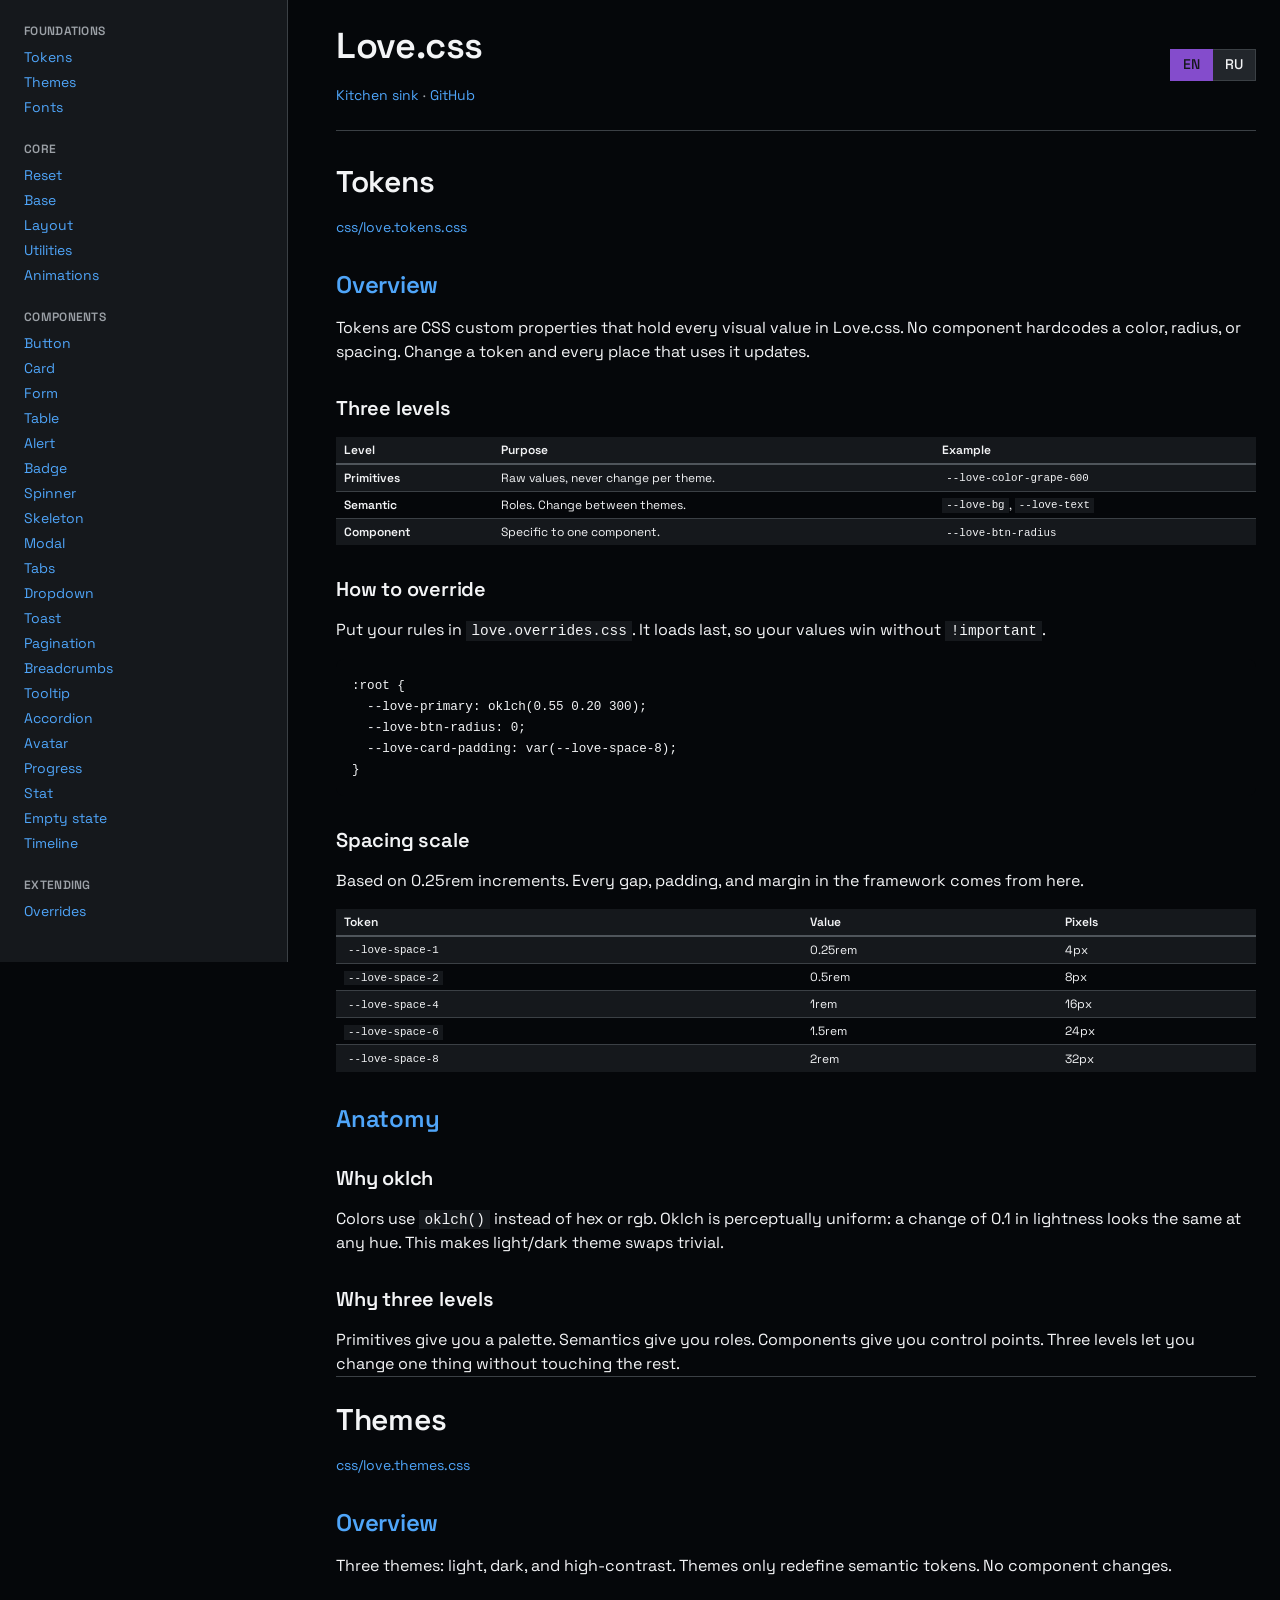
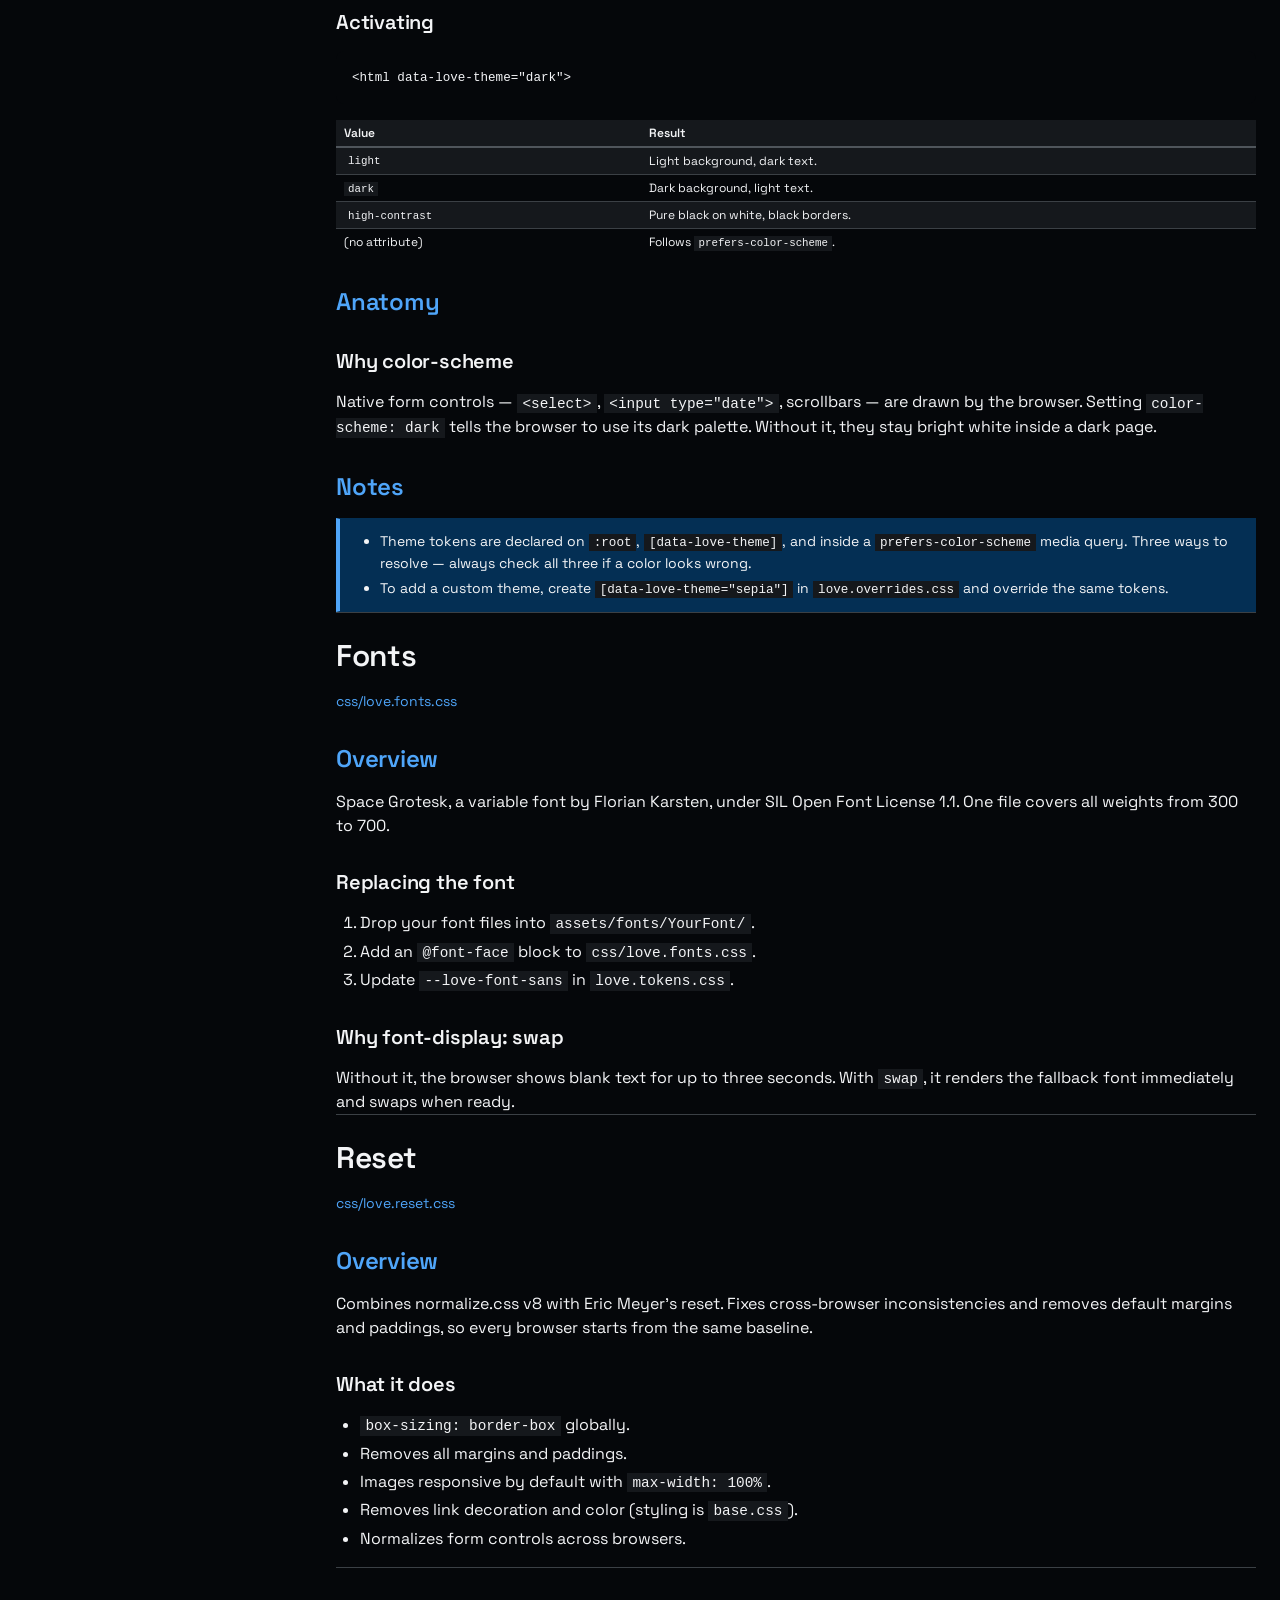
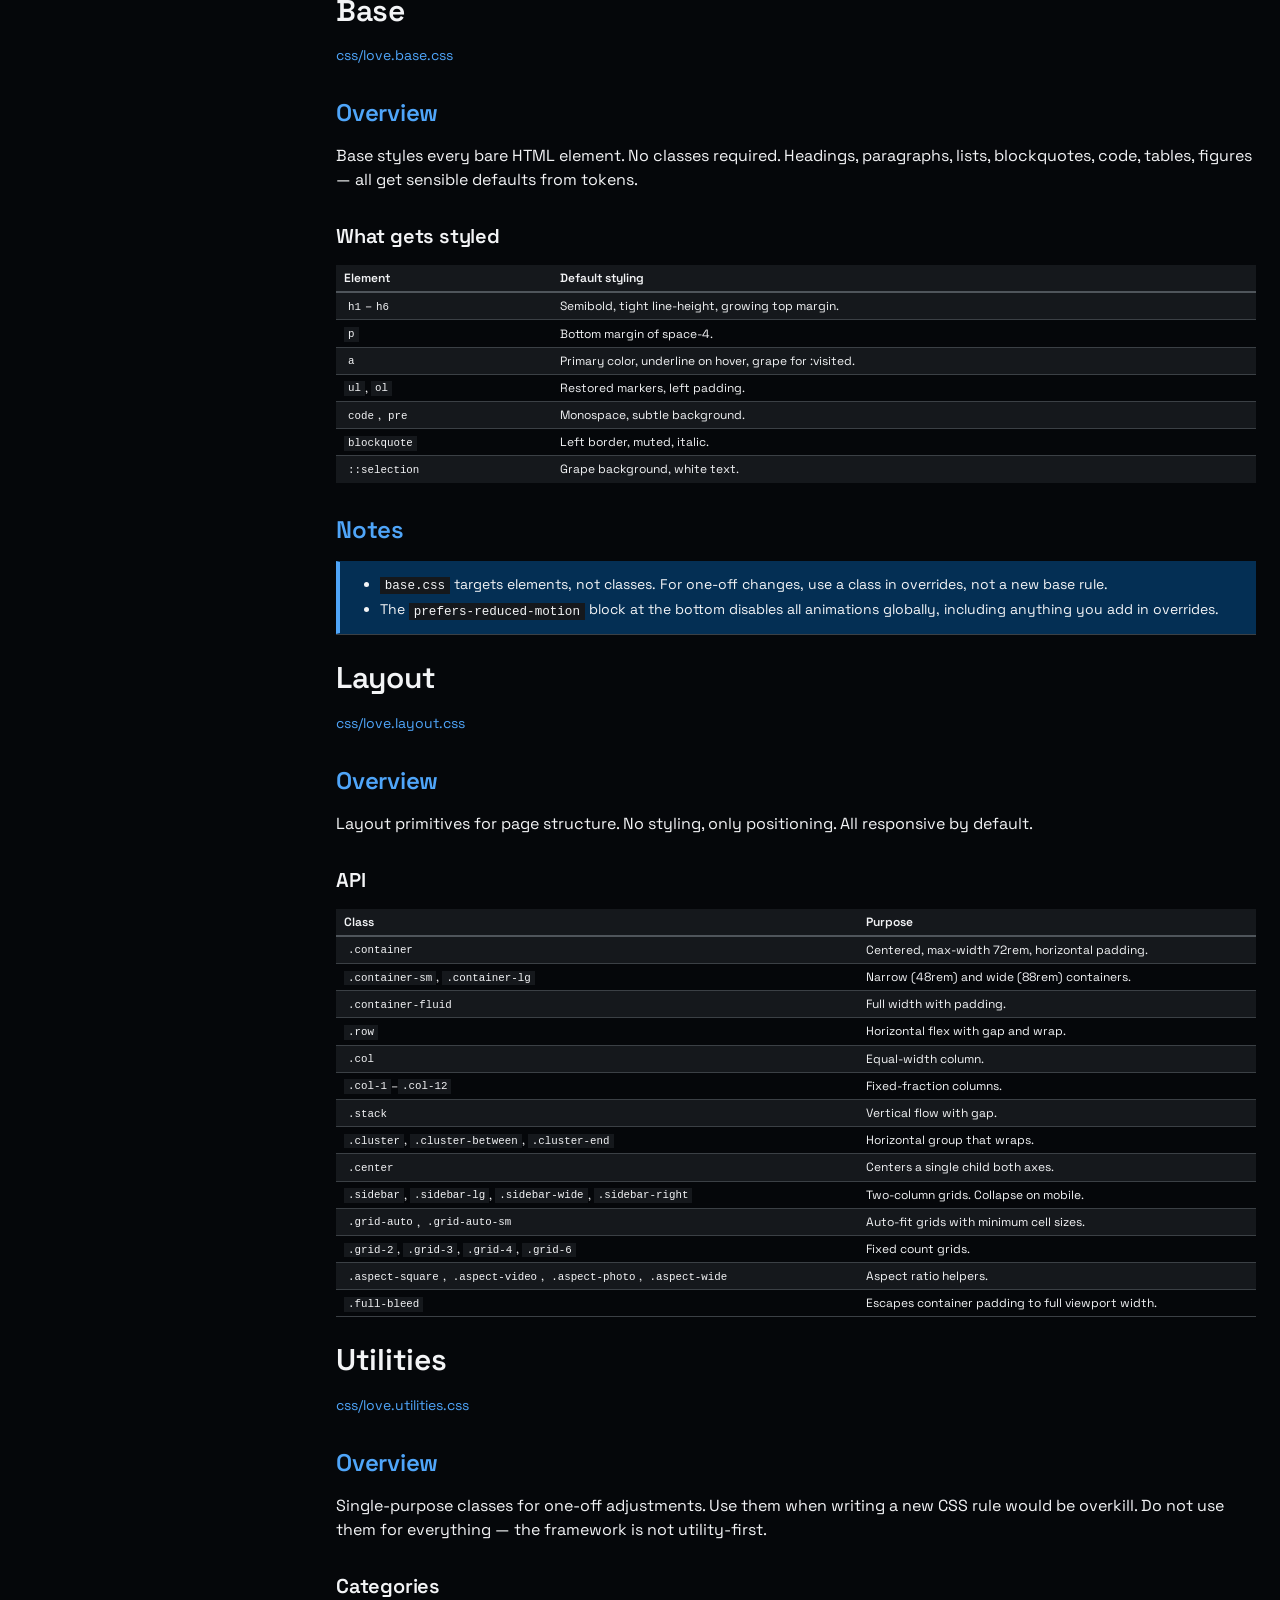
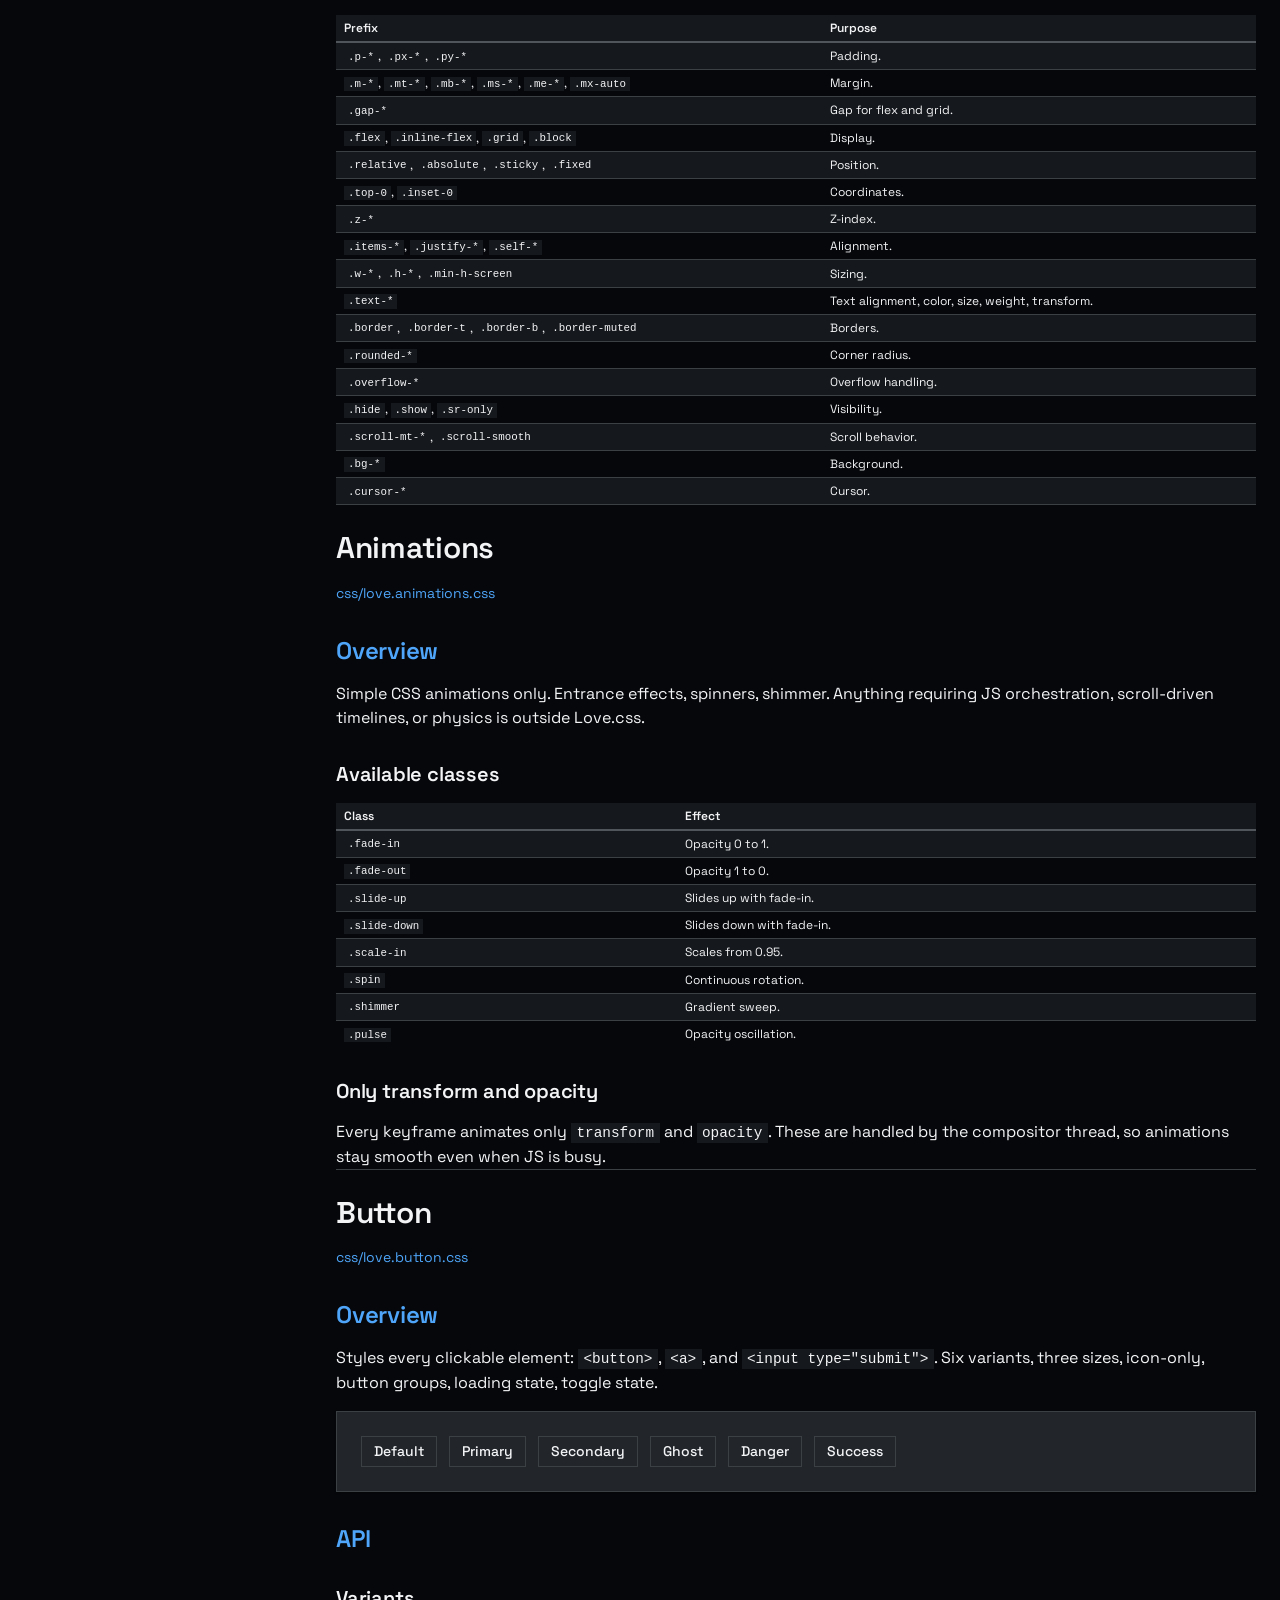
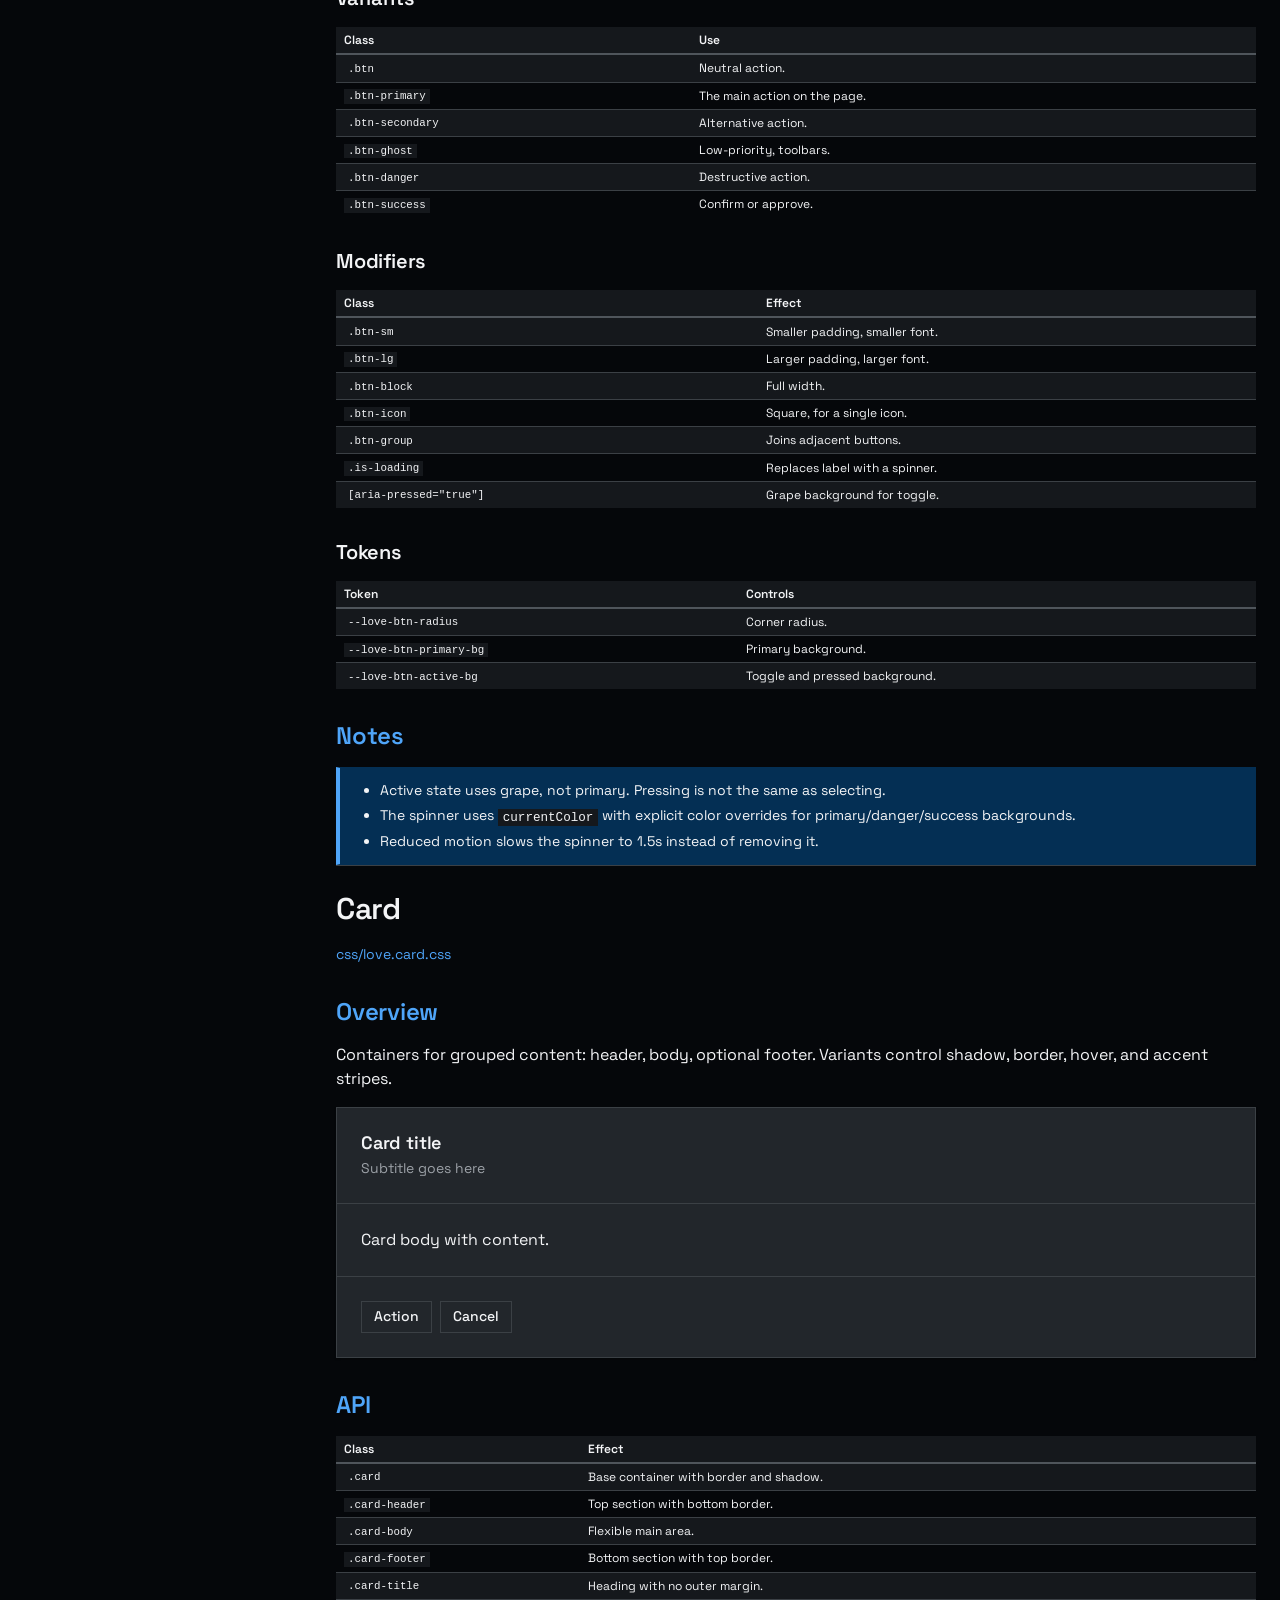
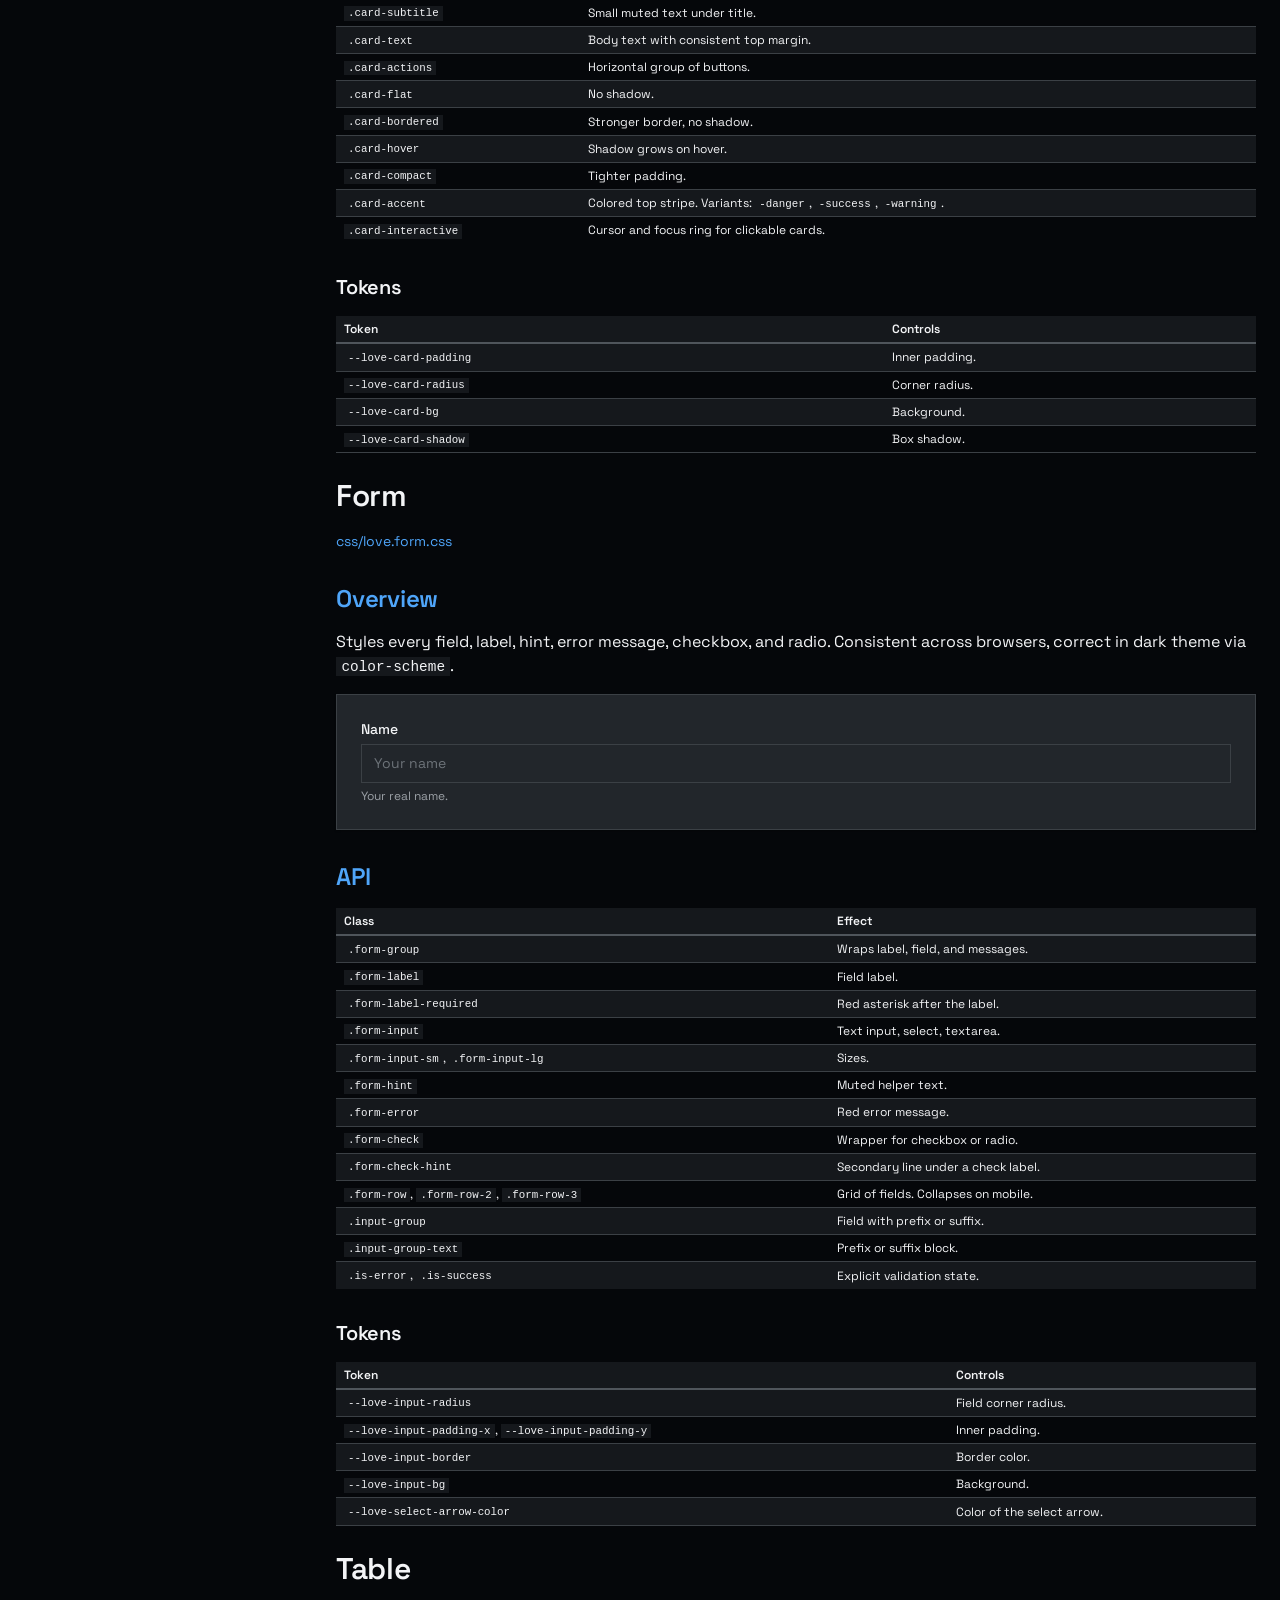
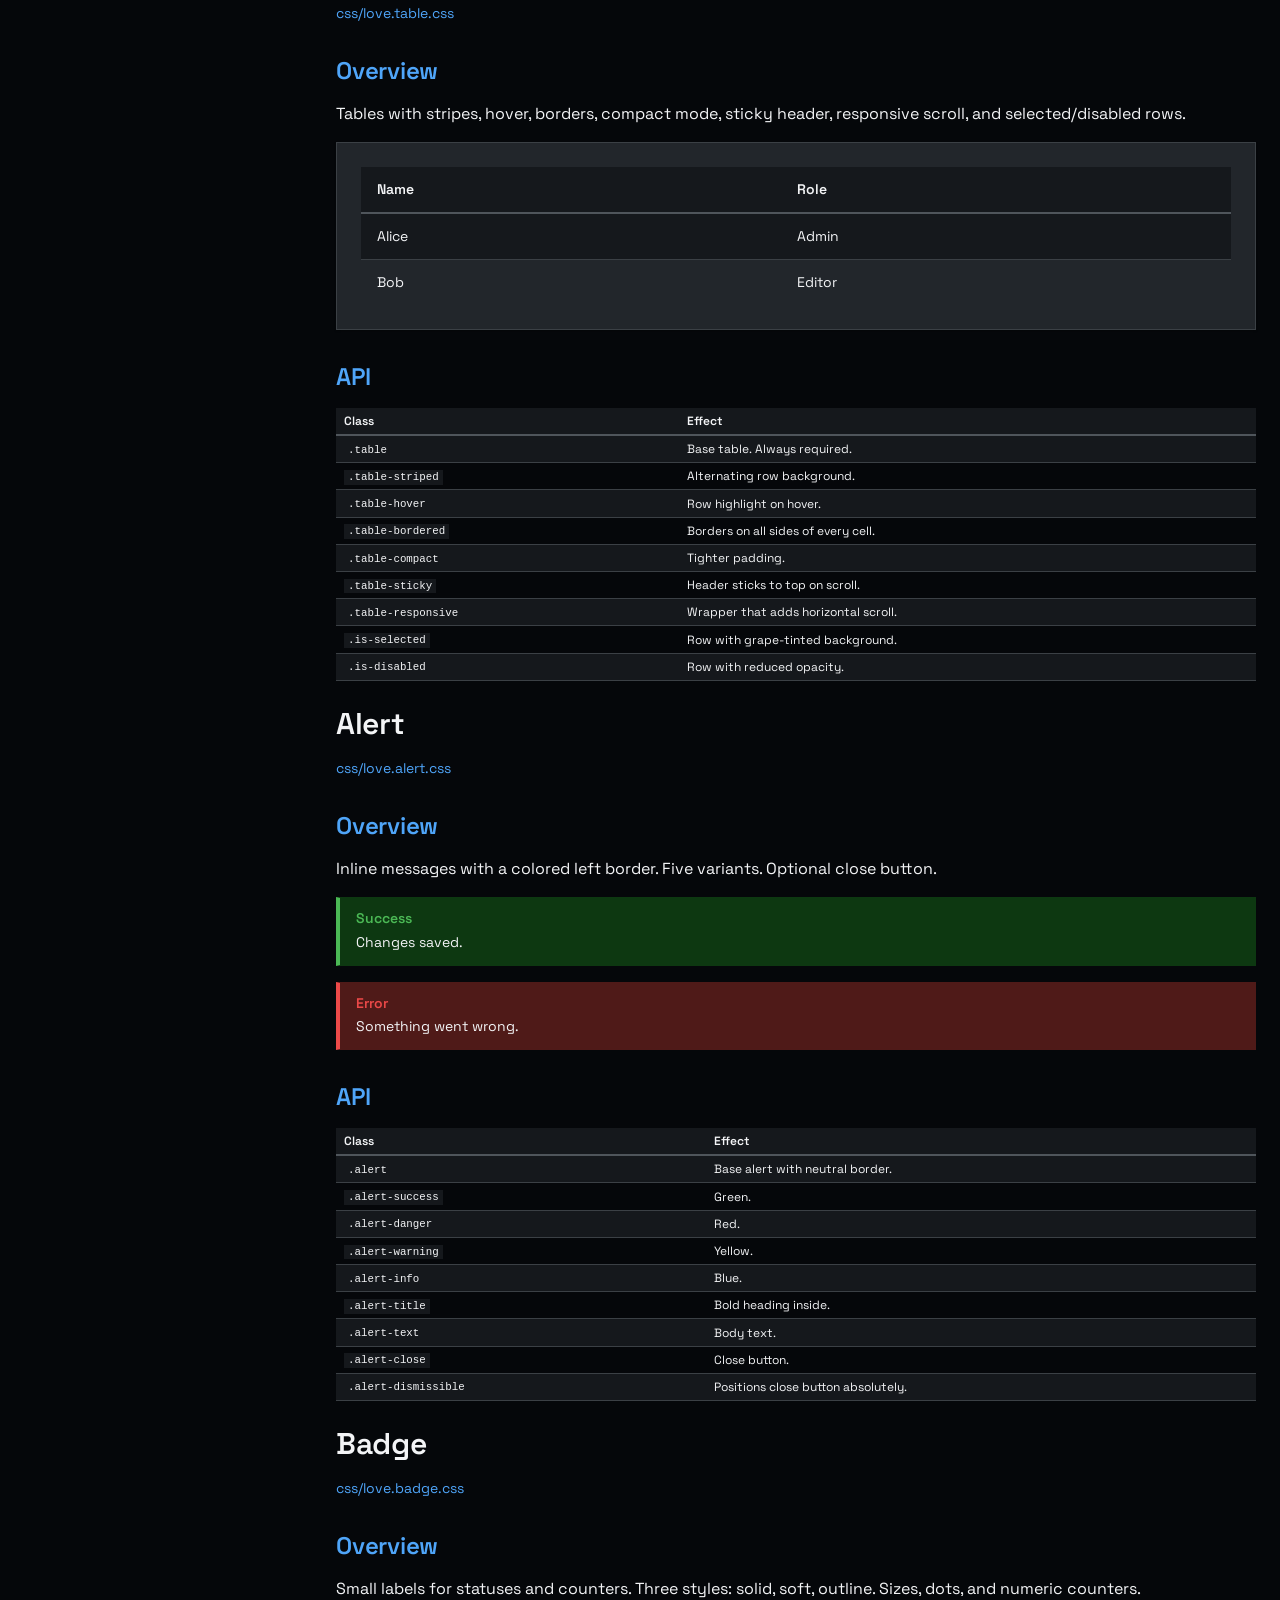
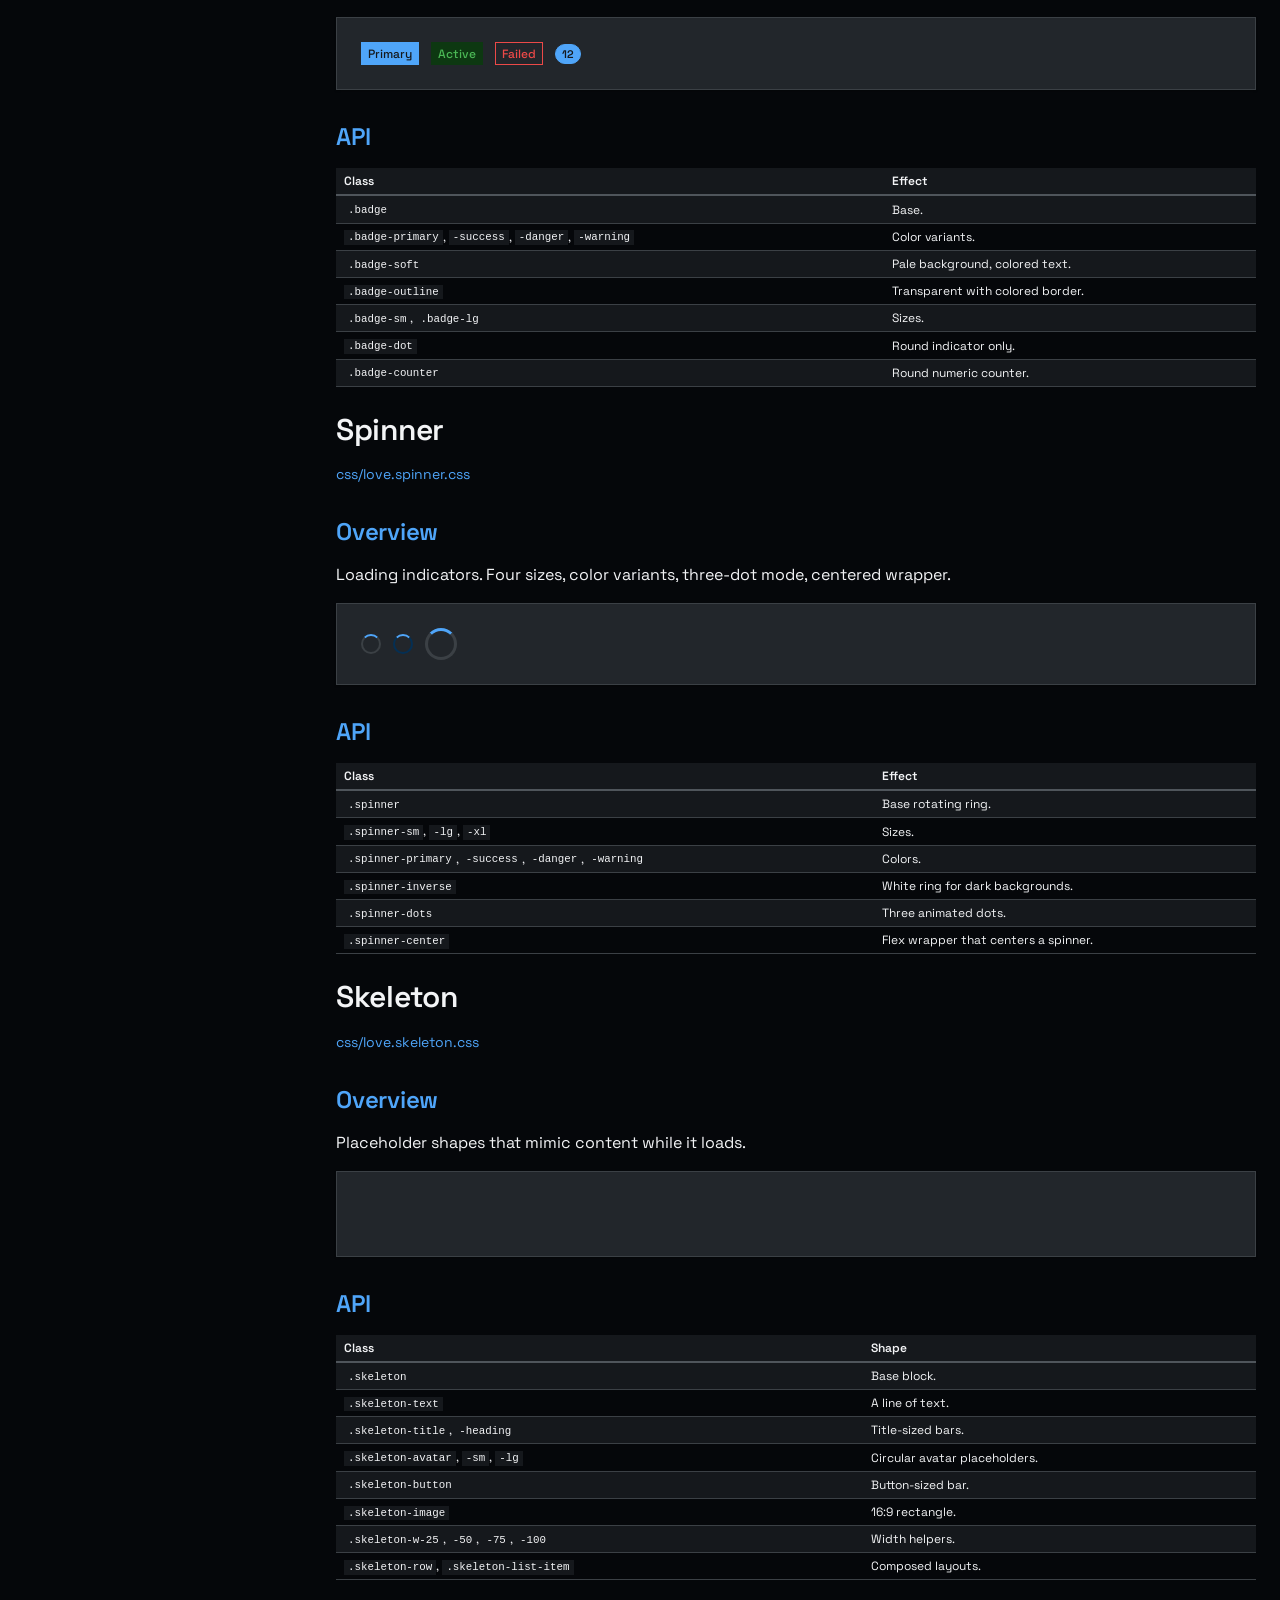
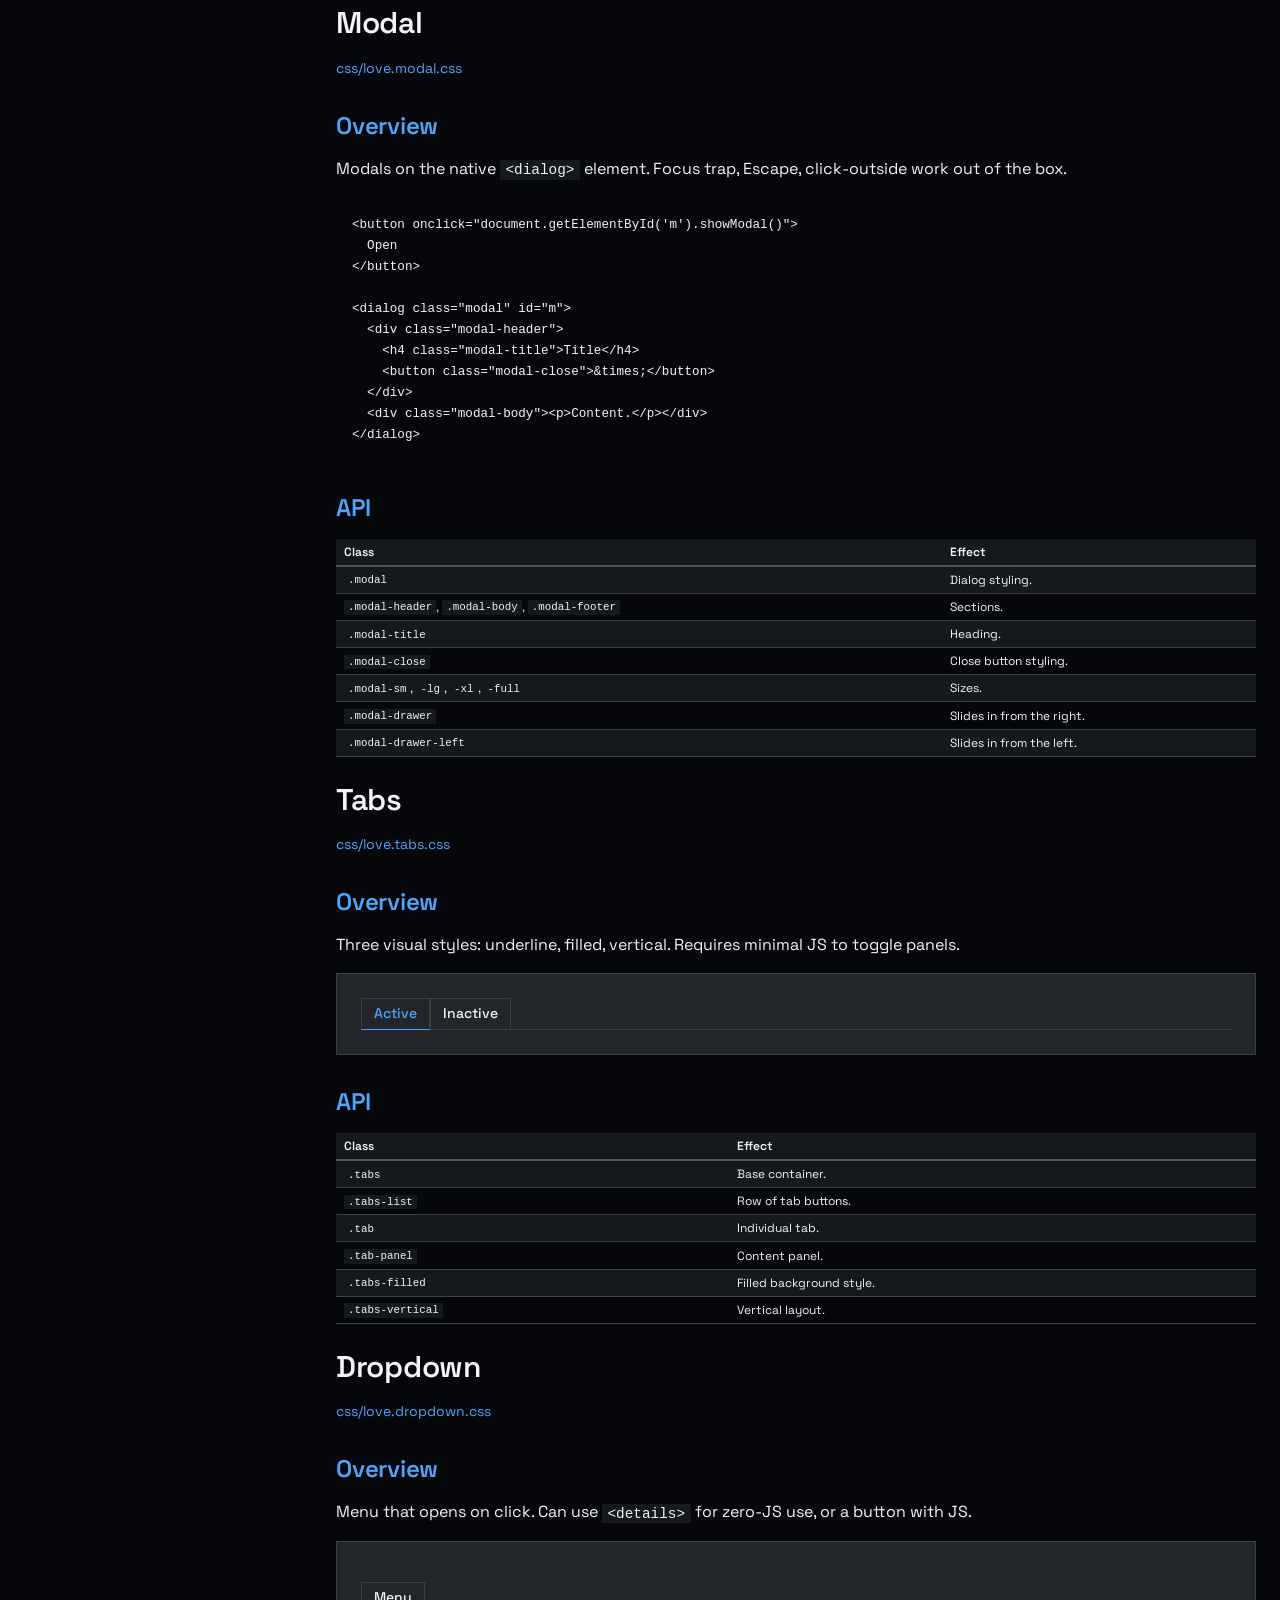
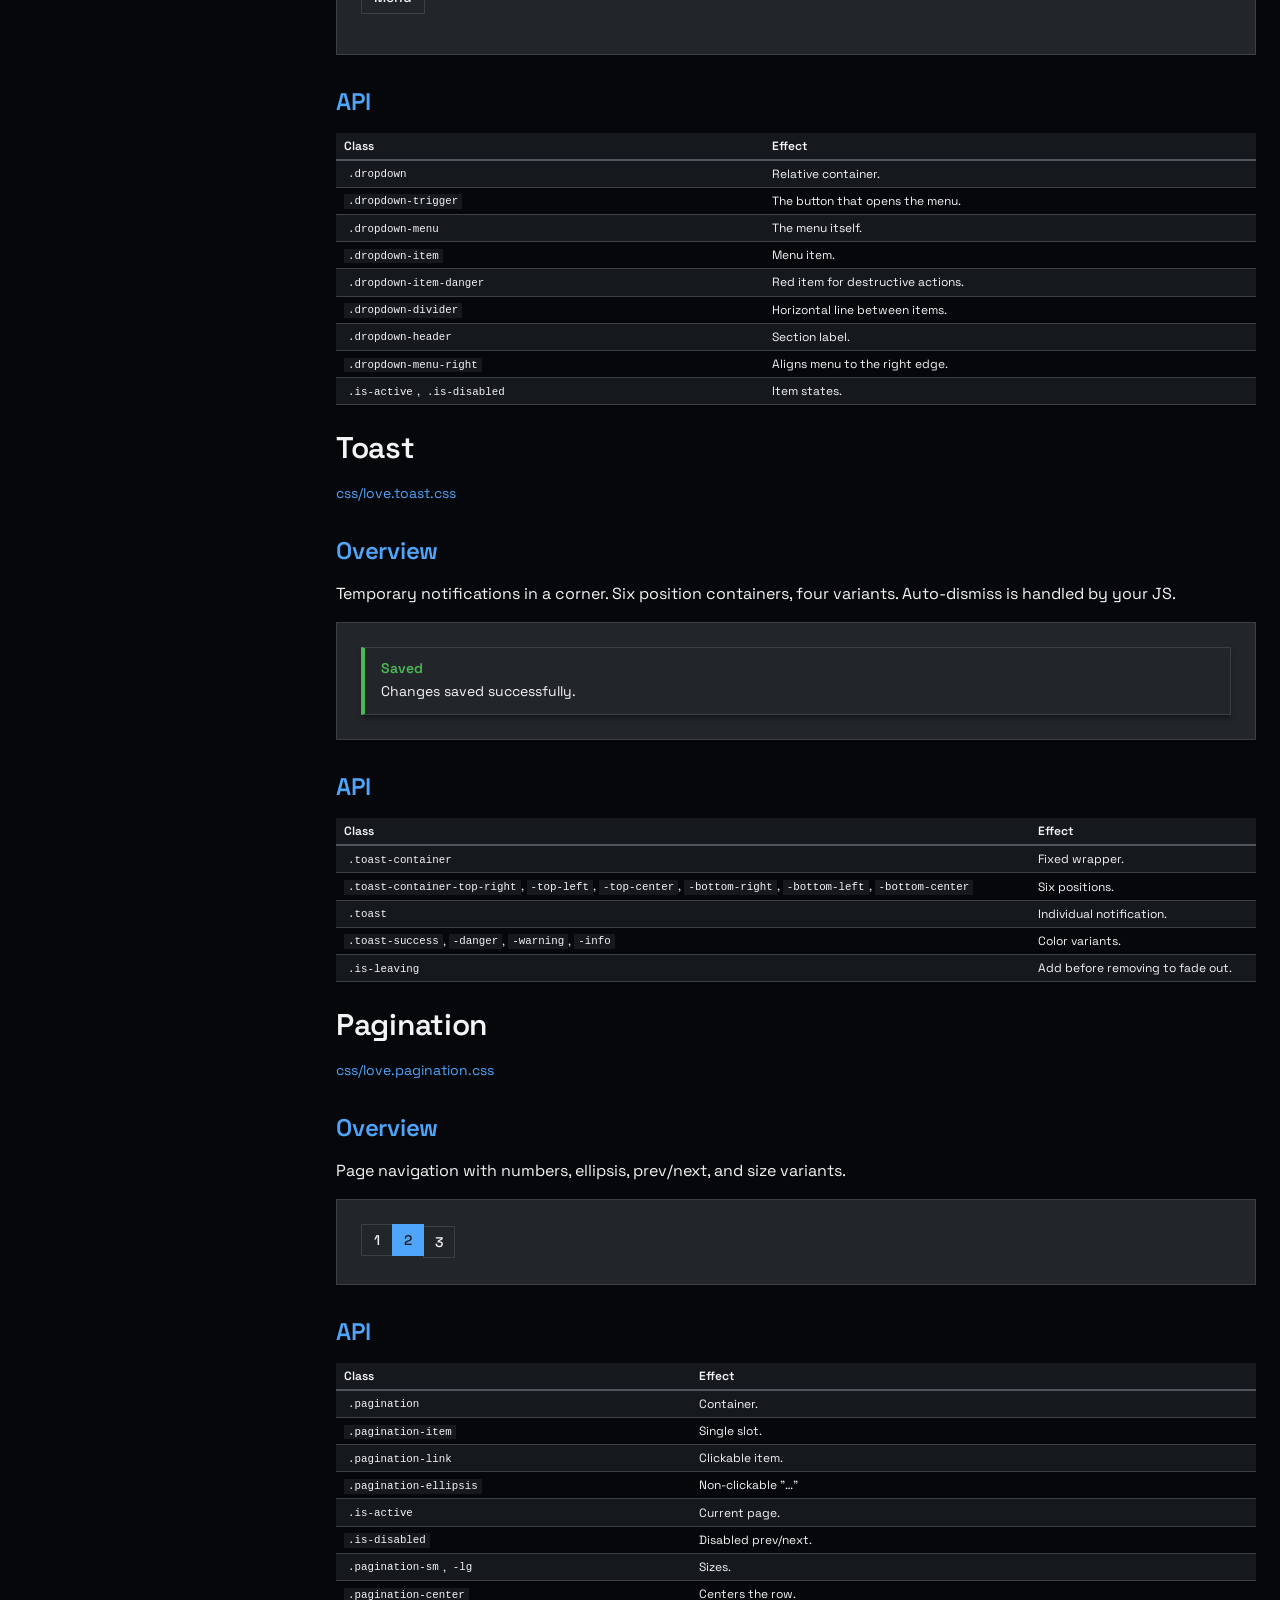
<file: docs.html>
<!doctype html>
<html lang="en" data-love-theme="dark">
<head>
  <meta charset="utf-8">
  <meta name="viewport" content="width=device-width, initial-scale=1.0">
  <title>Love.css — Documentation</title>

  <link rel="stylesheet" href="css/love.reset.css">
  <link rel="stylesheet" href="css/love.fonts.css">
  <link rel="stylesheet" href="css/love.tokens.css">
  <link rel="stylesheet" href="css/love.base.css">
  <link rel="stylesheet" href="css/love.themes.css">
  <link rel="stylesheet" href="css/love.layout.css">
  <link rel="stylesheet" href="css/love.utilities.css">
  <link rel="stylesheet" href="css/love.animations.css">
  <link rel="stylesheet" href="css/love.button.css">
  <link rel="stylesheet" href="css/love.card.css">
  <link rel="stylesheet" href="css/love.form.css">
  <link rel="stylesheet" href="css/love.table.css">
  <link rel="stylesheet" href="css/love.alert.css">
  <link rel="stylesheet" href="css/love.badge.css">
  <link rel="stylesheet" href="css/love.spinner.css">
  <link rel="stylesheet" href="css/love.skeleton.css">
  <link rel="stylesheet" href="css/love.modal.css">
  <link rel="stylesheet" href="css/love.tabs.css">
  <link rel="stylesheet" href="css/love.dropdown.css">
  <link rel="stylesheet" href="css/love.toast.css">
  <link rel="stylesheet" href="css/love.pagination.css">
  <link rel="stylesheet" href="css/love.breadcrumbs.css">
  <link rel="stylesheet" href="css/love.tooltip.css">
  <link rel="stylesheet" href="css/love.accordion.css">
  <link rel="stylesheet" href="css/love.avatar.css">
  <link rel="stylesheet" href="css/love.progress.css">
  <link rel="stylesheet" href="css/love.stat.css">
  <link rel="stylesheet" href="css/love.empty-state.css">
  <link rel="stylesheet" href="css/love.timeline.css">
  <link rel="stylesheet" href="css/love.overrides.css">

  <script src="i18n.js" defer></script>
</head>
<body>

<div class="container-lg p-0">
  <div class="sidebar-lg">

    <aside class="sticky top-0 max-h-screen overflow-y-auto self-start p-6 bg-subtle border-r">
      <nav>
        <h3 class="text-xs text-muted text-uppercase mt-0 mb-2" data-i18n="nav.foundations">Foundations</h3>
        <ul class="text-sm mb-6" style="list-style: none; padding-left: 0;">
          <li><a href="#tokens">Tokens</a></li>
          <li><a href="#themes">Themes</a></li>
          <li><a href="#fonts">Fonts</a></li>
        </ul>

        <h3 class="text-xs text-muted text-uppercase mt-6 mb-2" data-i18n="nav.core">Core</h3>
        <ul class="text-sm mb-6" style="list-style: none; padding-left: 0;">
          <li><a href="#reset">Reset</a></li>
          <li><a href="#base">Base</a></li>
          <li><a href="#layout">Layout</a></li>
          <li><a href="#utilities">Utilities</a></li>
          <li><a href="#animations">Animations</a></li>
        </ul>

        <h3 class="text-xs text-muted text-uppercase mt-6 mb-2" data-i18n="nav.components">Components</h3>
        <ul class="text-sm mb-6" style="list-style: none; padding-left: 0;">
          <li><a href="#button">Button</a></li>
          <li><a href="#card">Card</a></li>
          <li><a href="#form">Form</a></li>
          <li><a href="#table">Table</a></li>
          <li><a href="#alert">Alert</a></li>
          <li><a href="#badge">Badge</a></li>
          <li><a href="#spinner">Spinner</a></li>
          <li><a href="#skeleton">Skeleton</a></li>
          <li><a href="#modal">Modal</a></li>
          <li><a href="#tabs">Tabs</a></li>
          <li><a href="#dropdown">Dropdown</a></li>
          <li><a href="#toast">Toast</a></li>
          <li><a href="#pagination">Pagination</a></li>
          <li><a href="#breadcrumbs">Breadcrumbs</a></li>
          <li><a href="#tooltip">Tooltip</a></li>
          <li><a href="#accordion">Accordion</a></li>
          <li><a href="#avatar">Avatar</a></li>
          <li><a href="#progress">Progress</a></li>
          <li><a href="#stat">Stat</a></li>
          <li><a href="#empty-state">Empty state</a></li>
          <li><a href="#timeline">Timeline</a></li>
        </ul>

        <h3 class="text-xs text-muted text-uppercase mt-6 mb-2" data-i18n="nav.extending">Extending</h3>
        <ul class="text-sm" style="list-style: none; padding-left: 0;">
          <li><a href="#overrides">Overrides</a></li>
        </ul>
      </nav>
    </aside>

    <main class="p-6">

      <header class="cluster-between mb-8 border-b pb-6">
        <div>
          <h1 class="mt-0">Love.css</h1>
          <p class="text-muted text-sm mb-0">
            <a href="index.html">Kitchen sink</a> ·
            <a href="https://github.com/PlakhovVadim/love-css">GitHub</a>
          </p>
        </div>
        <div class="btn-group" role="group" aria-label="Language">
          <button type="button" class="btn btn-sm" data-lang-btn="en" aria-pressed="true">EN</button>
          <button type="button" class="btn btn-sm" data-lang-btn="ru" aria-pressed="false">RU</button>
        </div>
      </header>

      <section id="tokens" class="scroll-mt-8 mb-16">
        <h2>Tokens</h2>
        <p class="text-muted text-sm mb-6">
          <a href="https://github.com/PlakhovVadim/love-css/blob/main/css/love.tokens.css" target="_blank" rel="noopener">css/love.tokens.css</a>
        </p>

        <h3 class="text-primary" data-i18n="common.overview">Overview</h3>
        <p data-i18n="tokens.overview.text">Tokens are CSS custom properties that hold every visual value in Love.css. No component hardcodes a color, radius, or spacing. Change a token and every place that uses it updates.</p>

        <h4 data-i18n="tokens.levels.title">Three levels</h4>
        <div class="table-responsive">
          <table class="table table-striped table-compact">
            <thead>
              <tr>
                <th data-i18n="common.level">Level</th>
                <th data-i18n="common.purpose">Purpose</th>
                <th data-i18n="common.example">Example</th>
              </tr>
            </thead>
            <tbody>
              <tr>
                <td><strong data-i18n="tokens.levels.primitives">Primitives</strong></td>
                <td data-i18n="tokens.levels.primitives.desc">Raw values, never change per theme.</td>
                <td><code>--love-color-grape-600</code></td>
              </tr>
              <tr>
                <td><strong data-i18n="tokens.levels.semantics">Semantic</strong></td>
                <td data-i18n="tokens.levels.semantics.desc">Roles. Change between themes.</td>
                <td><code>--love-bg</code>, <code>--love-text</code></td>
              </tr>
              <tr>
                <td><strong data-i18n="tokens.levels.components">Component</strong></td>
                <td data-i18n="tokens.levels.components.desc">Specific to one component.</td>
                <td><code>--love-btn-radius</code></td>
              </tr>
            </tbody>
          </table>
        </div>

        <h4 data-i18n="tokens.override.title">How to override</h4>
        <p data-i18n-html="tokens.override.text">Put your rules in <code>love.overrides.css</code>. It loads last, so your values win without <code>!important</code>.</p>
        <pre class="bg-base rounded-md p-4 overflow-x-auto text-sm"><code>:root {
  --love-primary: oklch(0.55 0.20 300);
  --love-btn-radius: 0;
  --love-card-padding: var(--love-space-8);
}</code></pre>

        <h4 data-i18n="tokens.spacing.title">Spacing scale</h4>
        <p data-i18n="tokens.spacing.text">Based on 0.25rem increments. Every gap, padding, and margin in the framework comes from here.</p>
        <div class="table-responsive">
          <table class="table table-striped table-compact">
            <thead>
              <tr>
                <th>Token</th>
                <th data-i18n="common.value">Value</th>
                <th data-i18n="common.pixels">Pixels</th>
              </tr>
            </thead>
            <tbody>
              <tr><td><code>--love-space-1</code></td><td>0.25rem</td><td>4px</td></tr>
              <tr><td><code>--love-space-2</code></td><td>0.5rem</td><td>8px</td></tr>
              <tr><td><code>--love-space-4</code></td><td>1rem</td><td>16px</td></tr>
              <tr><td><code>--love-space-6</code></td><td>1.5rem</td><td>24px</td></tr>
              <tr><td><code>--love-space-8</code></td><td>2rem</td><td>32px</td></tr>
            </tbody>
          </table>
        </div>

        <h3 class="text-primary" data-i18n="common.anatomy">Anatomy</h3>
        <h4 data-i18n="tokens.oklch.title">Why oklch</h4>
        <p data-i18n-html="tokens.oklch.text">Colors use <code>oklch()</code> instead of hex or rgb. Oklch is perceptually uniform: a change of 0.1 in lightness looks the same at any hue. This makes light/dark theme swaps trivial.</p>

        <h4 data-i18n="tokens.three_levels.title">Why three levels</h4>
        <p data-i18n="tokens.three_levels.text">Primitives give you a palette. Semantics give you roles. Components give you control points. Three levels let you change one thing without touching the rest.</p>
      </section>

      <section id="themes" class="scroll-mt-8 mb-16 border-t pt-6">
        <h2>Themes</h2>
        <p class="text-muted text-sm mb-6">
          <a href="https://github.com/PlakhovVadim/love-css/blob/main/css/love.themes.css" target="_blank" rel="noopener">css/love.themes.css</a>
        </p>

        <h3 class="text-primary" data-i18n="common.overview">Overview</h3>
        <p data-i18n="themes.overview.text">Three themes: light, dark, and high-contrast. Themes only redefine semantic tokens. No component changes.</p>

        <h4 data-i18n="themes.activating.title">Activating</h4>
        <pre class="bg-base rounded-md p-4 overflow-x-auto text-sm"><code>&lt;html data-love-theme="dark"&gt;</code></pre>
        <div class="table-responsive">
          <table class="table table-striped table-compact">
            <thead>
              <tr>
                <th data-i18n="common.value">Value</th>
                <th data-i18n="common.result">Result</th>
              </tr>
            </thead>
            <tbody>
              <tr><td><code>light</code></td><td data-i18n="themes.row.light">Light background, dark text.</td></tr>
              <tr><td><code>dark</code></td><td data-i18n="themes.row.dark">Dark background, light text.</td></tr>
              <tr><td><code>high-contrast</code></td><td data-i18n="themes.row.high_contrast">Pure black on white, black borders.</td></tr>
              <tr><td>(no attribute)</td><td data-i18n-html="themes.row.no_attr">Follows <code>prefers-color-scheme</code>.</td></tr>
            </tbody>
          </table>
        </div>

        <h3 class="text-primary" data-i18n="common.anatomy">Anatomy</h3>
        <h4 data-i18n="themes.color_scheme.title">Why color-scheme</h4>
        <p data-i18n-html="themes.color_scheme.text">Native form controls — <code>&lt;select&gt;</code>, <code>&lt;input type="date"&gt;</code>, scrollbars — are drawn by the browser. Setting <code>color-scheme: dark</code> tells the browser to use its dark palette. Without it, they stay bright white inside a dark page.</p>

        <h3 class="text-primary" data-i18n="common.notes">Notes</h3>
        <div class="alert alert-info">
          <div class="alert-content">
            <ul class="mb-0">
              <li data-i18n-html="themes.notes.li1">Theme tokens are declared on <code>:root</code>, <code>[data-love-theme]</code>, and inside a <code>prefers-color-scheme</code> media query. Three ways to resolve — always check all three if a color looks wrong.</li>
              <li data-i18n-html="themes.notes.li2">To add a custom theme, create <code>[data-love-theme="sepia"]</code> in <code>love.overrides.css</code> and override the same tokens.</li>
            </ul>
          </div>
        </div>
      </section>

      <section id="fonts" class="scroll-mt-8 mb-16 border-t pt-6">
        <h2>Fonts</h2>
        <p class="text-muted text-sm mb-6">
          <a href="https://github.com/PlakhovVadim/love-css/blob/main/css/love.fonts.css" target="_blank" rel="noopener">css/love.fonts.css</a>
        </p>

        <h3 class="text-primary" data-i18n="common.overview">Overview</h3>
        <p data-i18n="fonts.overview.text">Space Grotesk, a variable font by Florian Karsten, under SIL Open Font License 1.1. One file covers all weights from 300 to 700.</p>

        <h4 data-i18n="fonts.replacing.title">Replacing the font</h4>
        <ol>
          <li data-i18n-html="fonts.replacing.li1">Drop your font files into <code>assets/fonts/YourFont/</code>.</li>
          <li data-i18n-html="fonts.replacing.li2">Add an <code>@font-face</code> block to <code>css/love.fonts.css</code>.</li>
          <li data-i18n-html="fonts.replacing.li3">Update <code>--love-font-sans</code> in <code>love.tokens.css</code>.</li>
        </ol>

        <h4 data-i18n="fonts.swap.title">Why font-display: swap</h4>
        <p data-i18n-html="fonts.swap.text">Without it, the browser shows blank text for up to three seconds. With <code>swap</code>, it renders the fallback font immediately and swaps when ready.</p>
      </section>

      <section id="reset" class="scroll-mt-8 mb-16 border-t pt-6">
        <h2>Reset</h2>
        <p class="text-muted text-sm mb-6">
          <a href="https://github.com/PlakhovVadim/love-css/blob/main/css/love.reset.css" target="_blank" rel="noopener">css/love.reset.css</a>
        </p>

        <h3 class="text-primary" data-i18n="common.overview">Overview</h3>
        <p data-i18n="reset.overview.text">Combines normalize.css v8 with Eric Meyer's reset. Fixes cross-browser inconsistencies and removes default margins and paddings, so every browser starts from the same baseline.</p>

        <h4 data-i18n="reset.does.title">What it does</h4>
        <ul>
          <li data-i18n-html="reset.does.li1"><code>box-sizing: border-box</code> globally.</li>
          <li data-i18n="reset.does.li2">Removes all margins and paddings.</li>
          <li data-i18n-html="reset.does.li3">Images responsive by default with <code>max-width: 100%</code>.</li>
          <li data-i18n-html="reset.does.li4">Removes link decoration and color (styling is <code>base.css</code>).</li>
          <li data-i18n="reset.does.li5">Normalizes form controls across browsers.</li>
        </ul>
      </section>

      <section id="base" class="scroll-mt-8 mb-16 border-t pt-6">
        <h2>Base</h2>
        <p class="text-muted text-sm mb-6">
          <a href="https://github.com/PlakhovVadim/love-css/blob/main/css/love.base.css" target="_blank" rel="noopener">css/love.base.css</a>
        </p>

        <h3 class="text-primary" data-i18n="common.overview">Overview</h3>
        <p data-i18n="base.overview.text">Base styles every bare HTML element. No classes required. Headings, paragraphs, lists, blockquotes, code, tables, figures — all get sensible defaults from tokens.</p>

        <h4 data-i18n="base.what.title">What gets styled</h4>
        <div class="table-responsive">
          <table class="table table-striped table-compact">
            <thead>
              <tr>
                <th data-i18n="common.element">Element</th>
                <th data-i18n="common.default_styling">Default styling</th>
              </tr>
            </thead>
            <tbody>
              <tr><td><code>h1</code>–<code>h6</code></td><td data-i18n="base.row.headings">Semibold, tight line-height, growing top margin.</td></tr>
              <tr><td><code>p</code></td><td data-i18n="base.row.p">Bottom margin of space-4.</td></tr>
              <tr><td><code>a</code></td><td data-i18n="base.row.a">Primary color, underline on hover, grape for :visited.</td></tr>
              <tr><td><code>ul</code>, <code>ol</code></td><td data-i18n="base.row.lists">Restored markers, left padding.</td></tr>
              <tr><td><code>code</code>, <code>pre</code></td><td data-i18n="base.row.code">Monospace, subtle background.</td></tr>
              <tr><td><code>blockquote</code></td><td data-i18n="base.row.blockquote">Left border, muted, italic.</td></tr>
              <tr><td><code>::selection</code></td><td data-i18n="base.row.selection">Grape background, white text.</td></tr>
            </tbody>
          </table>
        </div>

        <h3 class="text-primary" data-i18n="common.notes">Notes</h3>
        <div class="alert alert-info">
          <div class="alert-content">
            <ul class="mb-0">
              <li data-i18n-html="base.notes.li1"><code>base.css</code> targets elements, not classes. For one-off changes, use a class in overrides, not a new base rule.</li>
              <li data-i18n-html="base.notes.li2">The <code>prefers-reduced-motion</code> block at the bottom disables all animations globally, including anything you add in overrides.</li>
            </ul>
          </div>
        </div>
      </section>

      <section id="layout" class="scroll-mt-8 mb-16 border-t pt-6">
        <h2>Layout</h2>
        <p class="text-muted text-sm mb-6">
          <a href="https://github.com/PlakhovVadim/love-css/blob/main/css/love.layout.css" target="_blank" rel="noopener">css/love.layout.css</a>
        </p>

        <h3 class="text-primary" data-i18n="common.overview">Overview</h3>
        <p data-i18n="layout.overview.text">Layout primitives for page structure. No styling, only positioning. All responsive by default.</p>

        <h4 data-i18n="common.api">API</h4>
        <div class="table-responsive">
          <table class="table table-striped table-compact">
            <thead>
              <tr>
                <th data-i18n="common.class">Class</th>
                <th data-i18n="common.purpose">Purpose</th>
              </tr>
            </thead>
            <tbody>
              <tr><td><code>.container</code></td><td data-i18n="layout.row.container">Centered, max-width 72rem, horizontal padding.</td></tr>
              <tr><td><code>.container-sm</code>, <code>.container-lg</code></td><td data-i18n="layout.row.container_variants">Narrow (48rem) and wide (88rem) containers.</td></tr>
              <tr><td><code>.container-fluid</code></td><td data-i18n="layout.row.container_fluid">Full width with padding.</td></tr>
              <tr><td><code>.row</code></td><td data-i18n="layout.row.row">Horizontal flex with gap and wrap.</td></tr>
              <tr><td><code>.col</code></td><td data-i18n="layout.row.col">Equal-width column.</td></tr>
              <tr><td><code>.col-1</code>–<code>.col-12</code></td><td data-i18n="layout.row.col_n">Fixed-fraction columns.</td></tr>
              <tr><td><code>.stack</code></td><td data-i18n="layout.row.stack">Vertical flow with gap.</td></tr>
              <tr><td><code>.cluster</code>, <code>.cluster-between</code>, <code>.cluster-end</code></td><td data-i18n="layout.row.cluster">Horizontal group that wraps.</td></tr>
              <tr><td><code>.center</code></td><td data-i18n="layout.row.center">Centers a single child both axes.</td></tr>
              <tr><td><code>.sidebar</code>, <code>.sidebar-lg</code>, <code>.sidebar-wide</code>, <code>.sidebar-right</code></td><td data-i18n="layout.row.sidebar">Two-column grids. Collapse on mobile.</td></tr>
              <tr><td><code>.grid-auto</code>, <code>.grid-auto-sm</code></td><td data-i18n="layout.row.grid_auto">Auto-fit grids with minimum cell sizes.</td></tr>
              <tr><td><code>.grid-2</code>, <code>.grid-3</code>, <code>.grid-4</code>, <code>.grid-6</code></td><td data-i18n="layout.row.grid_n">Fixed count grids.</td></tr>
              <tr><td><code>.aspect-square</code>, <code>.aspect-video</code>, <code>.aspect-photo</code>, <code>.aspect-wide</code></td><td data-i18n="layout.row.aspect">Aspect ratio helpers.</td></tr>
              <tr><td><code>.full-bleed</code></td><td data-i18n="layout.row.full_bleed">Escapes container padding to full viewport width.</td></tr>
            </tbody>
          </table>
        </div>
      </section>

      <section id="utilities" class="scroll-mt-8 mb-16 border-t pt-6">
        <h2>Utilities</h2>
        <p class="text-muted text-sm mb-6">
          <a href="https://github.com/PlakhovVadim/love-css/blob/main/css/love.utilities.css" target="_blank" rel="noopener">css/love.utilities.css</a>
        </p>

        <h3 class="text-primary" data-i18n="common.overview">Overview</h3>
        <p data-i18n="utilities.overview.text">Single-purpose classes for one-off adjustments. Use them when writing a new CSS rule would be overkill. Do not use them for everything — the framework is not utility-first.</p>

        <h4 data-i18n="utilities.categories.title">Categories</h4>
        <div class="table-responsive">
          <table class="table table-striped table-compact">
            <thead>
              <tr>
                <th data-i18n="common.prefix">Prefix</th>
                <th data-i18n="common.purpose">Purpose</th>
              </tr>
            </thead>
            <tbody>
              <tr><td><code>.p-*</code>, <code>.px-*</code>, <code>.py-*</code></td><td data-i18n="utilities.row.padding">Padding.</td></tr>
              <tr><td><code>.m-*</code>, <code>.mt-*</code>, <code>.mb-*</code>, <code>.ms-*</code>, <code>.me-*</code>, <code>.mx-auto</code></td><td data-i18n="utilities.row.margin">Margin.</td></tr>
              <tr><td><code>.gap-*</code></td><td data-i18n="utilities.row.gap">Gap for flex and grid.</td></tr>
              <tr><td><code>.flex</code>, <code>.inline-flex</code>, <code>.grid</code>, <code>.block</code></td><td data-i18n="utilities.row.display">Display.</td></tr>
              <tr><td><code>.relative</code>, <code>.absolute</code>, <code>.sticky</code>, <code>.fixed</code></td><td data-i18n="utilities.row.position">Position.</td></tr>
              <tr><td><code>.top-0</code>, <code>.inset-0</code></td><td data-i18n="utilities.row.coordinates">Coordinates.</td></tr>
              <tr><td><code>.z-*</code></td><td data-i18n="utilities.row.zindex">Z-index.</td></tr>
              <tr><td><code>.items-*</code>, <code>.justify-*</code>, <code>.self-*</code></td><td data-i18n="utilities.row.alignment">Alignment.</td></tr>
              <tr><td><code>.w-*</code>, <code>.h-*</code>, <code>.min-h-screen</code></td><td data-i18n="utilities.row.sizing">Sizing.</td></tr>
              <tr><td><code>.text-*</code></td><td data-i18n="utilities.row.text">Text alignment, color, size, weight, transform.</td></tr>
              <tr><td><code>.border</code>, <code>.border-t</code>, <code>.border-b</code>, <code>.border-muted</code></td><td data-i18n="utilities.row.border">Borders.</td></tr>
              <tr><td><code>.rounded-*</code></td><td data-i18n="utilities.row.radius">Corner radius.</td></tr>
              <tr><td><code>.overflow-*</code></td><td data-i18n="utilities.row.overflow">Overflow handling.</td></tr>
              <tr><td><code>.hide</code>, <code>.show</code>, <code>.sr-only</code></td><td data-i18n="utilities.row.visibility">Visibility.</td></tr>
              <tr><td><code>.scroll-mt-*</code>, <code>.scroll-smooth</code></td><td data-i18n="utilities.row.scroll">Scroll behavior.</td></tr>
              <tr><td><code>.bg-*</code></td><td data-i18n="utilities.row.background">Background.</td></tr>
              <tr><td><code>.cursor-*</code></td><td data-i18n="utilities.row.cursor">Cursor.</td></tr>
            </tbody>
          </table>
        </div>
      </section>

      <section id="animations" class="scroll-mt-8 mb-16 border-t pt-6">
        <h2>Animations</h2>
        <p class="text-muted text-sm mb-6">
          <a href="https://github.com/PlakhovVadim/love-css/blob/main/css/love.animations.css" target="_blank" rel="noopener">css/love.animations.css</a>
        </p>

        <h3 class="text-primary" data-i18n="common.overview">Overview</h3>
        <p data-i18n="animations.overview.text">Simple CSS animations only. Entrance effects, spinners, shimmer. Anything requiring JS orchestration, scroll-driven timelines, or physics is outside Love.css.</p>

        <h4 data-i18n="animations.classes.title">Available classes</h4>
        <div class="table-responsive">
          <table class="table table-striped table-compact">
            <thead>
              <tr>
                <th data-i18n="common.class">Class</th>
                <th data-i18n="common.effect">Effect</th>
              </tr>
            </thead>
            <tbody>
              <tr><td><code>.fade-in</code></td><td data-i18n="animations.row.fade_in">Opacity 0 to 1.</td></tr>
              <tr><td><code>.fade-out</code></td><td data-i18n="animations.row.fade_out">Opacity 1 to 0.</td></tr>
              <tr><td><code>.slide-up</code></td><td data-i18n="animations.row.slide_up">Slides up with fade-in.</td></tr>
              <tr><td><code>.slide-down</code></td><td data-i18n="animations.row.slide_down">Slides down with fade-in.</td></tr>
              <tr><td><code>.scale-in</code></td><td data-i18n="animations.row.scale_in">Scales from 0.95.</td></tr>
              <tr><td><code>.spin</code></td><td data-i18n="animations.row.spin">Continuous rotation.</td></tr>
              <tr><td><code>.shimmer</code></td><td data-i18n="animations.row.shimmer">Gradient sweep.</td></tr>
              <tr><td><code>.pulse</code></td><td data-i18n="animations.row.pulse">Opacity oscillation.</td></tr>
            </tbody>
          </table>
        </div>

        <h4 data-i18n="animations.transform.title">Only transform and opacity</h4>
        <p data-i18n-html="animations.transform.text">Every keyframe animates only <code>transform</code> and <code>opacity</code>. These are handled by the compositor thread, so animations stay smooth even when JS is busy.</p>
      </section>

      <section id="button" class="scroll-mt-8 mb-16 border-t pt-6">
        <h2>Button</h2>
        <p class="text-muted text-sm mb-6">
          <a href="https://github.com/PlakhovVadim/love-css/blob/main/css/love.button.css" target="_blank" rel="noopener">css/love.button.css</a>
        </p>

        <h3 class="text-primary" data-i18n="common.overview">Overview</h3>
        <p data-i18n-html="button.overview.text">Styles every clickable element: <code>&lt;button&gt;</code>, <code>&lt;a&gt;</code>, and <code>&lt;input type="submit"&gt;</code>. Six variants, three sizes, icon-only, button groups, loading state, toggle state.</p>

        <div class="card mb-4">
          <div class="card-body cluster">
            <button type="button" class="btn">Default</button>
            <button type="button" class="btn btn-primary">Primary</button>
            <button type="button" class="btn btn-secondary">Secondary</button>
            <button type="button" class="btn btn-ghost">Ghost</button>
            <button type="button" class="btn btn-danger">Danger</button>
            <button type="button" class="btn btn-success">Success</button>
          </div>
        </div>

        <h3 class="text-primary" data-i18n="common.api">API</h3>

        <h4 data-i18n="common.variants">Variants</h4>
        <div class="table-responsive">
          <table class="table table-striped table-compact">
            <thead>
              <tr>
                <th data-i18n="common.class">Class</th>
                <th data-i18n="common.use">Use</th>
              </tr>
            </thead>
            <tbody>
              <tr><td><code>.btn</code></td><td data-i18n="button.row.btn">Neutral action.</td></tr>
              <tr><td><code>.btn-primary</code></td><td data-i18n="button.row.primary">The main action on the page.</td></tr>
              <tr><td><code>.btn-secondary</code></td><td data-i18n="button.row.secondary">Alternative action.</td></tr>
              <tr><td><code>.btn-ghost</code></td><td data-i18n="button.row.ghost">Low-priority, toolbars.</td></tr>
              <tr><td><code>.btn-danger</code></td><td data-i18n="button.row.danger">Destructive action.</td></tr>
              <tr><td><code>.btn-success</code></td><td data-i18n="button.row.success">Confirm or approve.</td></tr>
            </tbody>
          </table>
        </div>

        <h4 data-i18n="common.modifiers">Modifiers</h4>
        <div class="table-responsive">
          <table class="table table-striped table-compact">
            <thead>
              <tr>
                <th data-i18n="common.class">Class</th>
                <th data-i18n="common.effect">Effect</th>
              </tr>
            </thead>
            <tbody>
              <tr><td><code>.btn-sm</code></td><td data-i18n="button.row.sm">Smaller padding, smaller font.</td></tr>
              <tr><td><code>.btn-lg</code></td><td data-i18n="button.row.lg">Larger padding, larger font.</td></tr>
              <tr><td><code>.btn-block</code></td><td data-i18n="button.row.block">Full width.</td></tr>
              <tr><td><code>.btn-icon</code></td><td data-i18n="button.row.icon">Square, for a single icon.</td></tr>
              <tr><td><code>.btn-group</code></td><td data-i18n="button.row.group">Joins adjacent buttons.</td></tr>
              <tr><td><code>.is-loading</code></td><td data-i18n="button.row.loading">Replaces label with a spinner.</td></tr>
              <tr><td><code>[aria-pressed="true"]</code></td><td data-i18n="button.row.pressed">Grape background for toggle.</td></tr>
            </tbody>
          </table>
        </div>

        <h4 data-i18n="common.tokens">Tokens</h4>
        <div class="table-responsive">
          <table class="table table-striped table-compact">
            <thead>
              <tr>
                <th>Token</th>
                <th data-i18n="common.controls">Controls</th>
              </tr>
            </thead>
            <tbody>
              <tr><td><code>--love-btn-radius</code></td><td data-i18n="button.row.radius">Corner radius.</td></tr>
              <tr><td><code>--love-btn-primary-bg</code></td><td data-i18n="button.row.primary_bg">Primary background.</td></tr>
              <tr><td><code>--love-btn-active-bg</code></td><td data-i18n="button.row.active_bg">Toggle and pressed background.</td></tr>
            </tbody>
          </table>
        </div>

        <h3 class="text-primary" data-i18n="common.notes">Notes</h3>
        <div class="alert alert-info">
          <div class="alert-content">
            <ul class="mb-0">
              <li data-i18n="button.notes.li1">Active state uses grape, not primary. Pressing is not the same as selecting.</li>
              <li data-i18n-html="button.notes.li2">The spinner uses <code>currentColor</code> with explicit color overrides for primary/danger/success backgrounds.</li>
              <li data-i18n="button.notes.li3">Reduced motion slows the spinner to 1.5s instead of removing it.</li>
            </ul>
          </div>
        </div>
      </section>

      <section id="card" class="scroll-mt-8 mb-16 border-t pt-6">
        <h2>Card</h2>
        <p class="text-muted text-sm mb-6">
          <a href="https://github.com/PlakhovVadim/love-css/blob/main/css/love.card.css" target="_blank" rel="noopener">css/love.card.css</a>
        </p>

        <h3 class="text-primary" data-i18n="common.overview">Overview</h3>
        <p data-i18n="card.overview.text">Containers for grouped content: header, body, optional footer. Variants control shadow, border, hover, and accent stripes.</p>

        <div class="card mb-4">
          <div class="card-header">
            <h3 class="card-title">Card title</h3>
            <p class="card-subtitle">Subtitle goes here</p>
          </div>
          <div class="card-body">
            <p class="card-text">Card body with content.</p>
          </div>
          <div class="card-footer">
            <div class="card-actions">
              <button type="button" class="btn btn-primary">Action</button>
              <button type="button" class="btn btn-ghost">Cancel</button>
            </div>
          </div>
        </div>

        <h3 class="text-primary" data-i18n="common.api">API</h3>
        <div class="table-responsive">
          <table class="table table-striped table-compact">
            <thead>
              <tr>
                <th data-i18n="common.class">Class</th>
                <th data-i18n="common.effect">Effect</th>
              </tr>
            </thead>
            <tbody>
              <tr><td><code>.card</code></td><td data-i18n="card.row.card">Base container with border and shadow.</td></tr>
              <tr><td><code>.card-header</code></td><td data-i18n="card.row.header">Top section with bottom border.</td></tr>
              <tr><td><code>.card-body</code></td><td data-i18n="card.row.body">Flexible main area.</td></tr>
              <tr><td><code>.card-footer</code></td><td data-i18n="card.row.footer">Bottom section with top border.</td></tr>
              <tr><td><code>.card-title</code></td><td data-i18n="card.row.title">Heading with no outer margin.</td></tr>
              <tr><td><code>.card-subtitle</code></td><td data-i18n="card.row.subtitle">Small muted text under title.</td></tr>
              <tr><td><code>.card-text</code></td><td data-i18n="card.row.text">Body text with consistent top margin.</td></tr>
              <tr><td><code>.card-actions</code></td><td data-i18n="card.row.actions">Horizontal group of buttons.</td></tr>
              <tr><td><code>.card-flat</code></td><td data-i18n="card.row.flat">No shadow.</td></tr>
              <tr><td><code>.card-bordered</code></td><td data-i18n="card.row.bordered">Stronger border, no shadow.</td></tr>
              <tr><td><code>.card-hover</code></td><td data-i18n="card.row.hover">Shadow grows on hover.</td></tr>
              <tr><td><code>.card-compact</code></td><td data-i18n="card.row.compact">Tighter padding.</td></tr>
              <tr><td><code>.card-accent</code></td><td data-i18n-html="card.row.accent">Colored top stripe. Variants: <code>-danger</code>, <code>-success</code>, <code>-warning</code>.</td></tr>
              <tr><td><code>.card-interactive</code></td><td data-i18n="card.row.interactive">Cursor and focus ring for clickable cards.</td></tr>
            </tbody>
          </table>
        </div>

        <h4 data-i18n="common.tokens">Tokens</h4>
        <div class="table-responsive">
          <table class="table table-striped table-compact">
            <thead>
              <tr>
                <th>Token</th>
                <th data-i18n="common.controls">Controls</th>
              </tr>
            </thead>
            <tbody>
              <tr><td><code>--love-card-padding</code></td><td data-i18n="card.row.padding">Inner padding.</td></tr>
              <tr><td><code>--love-card-radius</code></td><td data-i18n="card.row.radius">Corner radius.</td></tr>
              <tr><td><code>--love-card-bg</code></td><td data-i18n="card.row.bg">Background.</td></tr>
              <tr><td><code>--love-card-shadow</code></td><td data-i18n="card.row.shadow">Box shadow.</td></tr>
            </tbody>
          </table>
        </div>
      </section>

      <section id="form" class="scroll-mt-8 mb-16 border-t pt-6">
        <h2>Form</h2>
        <p class="text-muted text-sm mb-6">
          <a href="https://github.com/PlakhovVadim/love-css/blob/main/css/love.form.css" target="_blank" rel="noopener">css/love.form.css</a>
        </p>

        <h3 class="text-primary" data-i18n="common.overview">Overview</h3>
        <p data-i18n-html="form.overview.text">Styles every field, label, hint, error message, checkbox, and radio. Consistent across browsers, correct in dark theme via <code>color-scheme</code>.</p>

        <div class="card mb-4">
          <div class="card-body">
            <div class="form-group">
              <label class="form-label" for="demo-name">Name</label>
              <input class="form-input" type="text" id="demo-name" placeholder="Your name">
              <span class="form-hint">Your real name.</span>
            </div>
          </div>
        </div>

        <h3 class="text-primary" data-i18n="common.api">API</h3>
        <div class="table-responsive">
          <table class="table table-striped table-compact">
            <thead>
              <tr>
                <th data-i18n="common.class">Class</th>
                <th data-i18n="common.effect">Effect</th>
              </tr>
            </thead>
            <tbody>
              <tr><td><code>.form-group</code></td><td data-i18n="form.row.group">Wraps label, field, and messages.</td></tr>
              <tr><td><code>.form-label</code></td><td data-i18n="form.row.label">Field label.</td></tr>
              <tr><td><code>.form-label-required</code></td><td data-i18n="form.row.label_required">Red asterisk after the label.</td></tr>
              <tr><td><code>.form-input</code></td><td data-i18n="form.row.input">Text input, select, textarea.</td></tr>
              <tr><td><code>.form-input-sm</code>, <code>.form-input-lg</code></td><td data-i18n="form.row.sizes">Sizes.</td></tr>
              <tr><td><code>.form-hint</code></td><td data-i18n="form.row.hint">Muted helper text.</td></tr>
              <tr><td><code>.form-error</code></td><td data-i18n="form.row.error">Red error message.</td></tr>
              <tr><td><code>.form-check</code></td><td data-i18n="form.row.check">Wrapper for checkbox or radio.</td></tr>
              <tr><td><code>.form-check-hint</code></td><td data-i18n="form.row.check_hint">Secondary line under a check label.</td></tr>
              <tr><td><code>.form-row</code>, <code>.form-row-2</code>, <code>.form-row-3</code></td><td data-i18n="form.row.rows">Grid of fields. Collapses on mobile.</td></tr>
              <tr><td><code>.input-group</code></td><td data-i18n="form.row.input_group">Field with prefix or suffix.</td></tr>
              <tr><td><code>.input-group-text</code></td><td data-i18n="form.row.input_group_text">Prefix or suffix block.</td></tr>
              <tr><td><code>.is-error</code>, <code>.is-success</code></td><td data-i18n="form.row.validation">Explicit validation state.</td></tr>
            </tbody>
          </table>
        </div>

        <h4 data-i18n="common.tokens">Tokens</h4>
        <div class="table-responsive">
          <table class="table table-striped table-compact">
            <thead>
              <tr>
                <th>Token</th>
                <th data-i18n="common.controls">Controls</th>
              </tr>
            </thead>
            <tbody>
              <tr><td><code>--love-input-radius</code></td><td data-i18n="form.row.radius">Field corner radius.</td></tr>
              <tr><td><code>--love-input-padding-x</code>, <code>--love-input-padding-y</code></td><td data-i18n="form.row.padding">Inner padding.</td></tr>
              <tr><td><code>--love-input-border</code></td><td data-i18n="form.row.border">Border color.</td></tr>
              <tr><td><code>--love-input-bg</code></td><td data-i18n="form.row.bg">Background.</td></tr>
              <tr><td><code>--love-select-arrow-color</code></td><td data-i18n="form.row.arrow">Color of the select arrow.</td></tr>
            </tbody>
          </table>
        </div>
      </section>

      <section id="table" class="scroll-mt-8 mb-16 border-t pt-6">
        <h2>Table</h2>
        <p class="text-muted text-sm mb-6">
          <a href="https://github.com/PlakhovVadim/love-css/blob/main/css/love.table.css" target="_blank" rel="noopener">css/love.table.css</a>
        </p>

        <h3 class="text-primary" data-i18n="common.overview">Overview</h3>
        <p data-i18n="table.overview.text">Tables with stripes, hover, borders, compact mode, sticky header, responsive scroll, and selected/disabled rows.</p>

        <div class="card mb-4">
          <div class="card-body">
            <div class="table-responsive">
              <table class="table table-striped table-hover">
                <thead><tr><th>Name</th><th>Role</th></tr></thead>
                <tbody>
                  <tr><td>Alice</td><td>Admin</td></tr>
                  <tr><td>Bob</td><td>Editor</td></tr>
                </tbody>
              </table>
            </div>
          </div>
        </div>

        <h3 class="text-primary" data-i18n="common.api">API</h3>
        <div class="table-responsive">
          <table class="table table-striped table-compact">
            <thead>
              <tr>
                <th data-i18n="common.class">Class</th>
                <th data-i18n="common.effect">Effect</th>
              </tr>
            </thead>
            <tbody>
              <tr><td><code>.table</code></td><td data-i18n="table.row.table">Base table. Always required.</td></tr>
              <tr><td><code>.table-striped</code></td><td data-i18n="table.row.striped">Alternating row background.</td></tr>
              <tr><td><code>.table-hover</code></td><td data-i18n="table.row.hover">Row highlight on hover.</td></tr>
              <tr><td><code>.table-bordered</code></td><td data-i18n="table.row.bordered">Borders on all sides of every cell.</td></tr>
              <tr><td><code>.table-compact</code></td><td data-i18n="table.row.compact">Tighter padding.</td></tr>
              <tr><td><code>.table-sticky</code></td><td data-i18n="table.row.sticky">Header sticks to top on scroll.</td></tr>
              <tr><td><code>.table-responsive</code></td><td data-i18n="table.row.responsive">Wrapper that adds horizontal scroll.</td></tr>
              <tr><td><code>.is-selected</code></td><td data-i18n="table.row.selected">Row with grape-tinted background.</td></tr>
              <tr><td><code>.is-disabled</code></td><td data-i18n="table.row.disabled">Row with reduced opacity.</td></tr>
            </tbody>
          </table>
        </div>
      </section>

      <section id="alert" class="scroll-mt-8 mb-16 border-t pt-6">
        <h2>Alert</h2>
        <p class="text-muted text-sm mb-6">
          <a href="https://github.com/PlakhovVadim/love-css/blob/main/css/love.alert.css" target="_blank" rel="noopener">css/love.alert.css</a>
        </p>

        <h3 class="text-primary" data-i18n="common.overview">Overview</h3>
        <p data-i18n="alert.overview.text">Inline messages with a colored left border. Five variants. Optional close button.</p>

        <div class="stack mb-4">
          <div class="alert alert-success">
            <div class="alert-content">
              <span class="alert-title">Success</span>
              <p class="alert-text">Changes saved.</p>
            </div>
          </div>
          <div class="alert alert-danger">
            <div class="alert-content">
              <span class="alert-title">Error</span>
              <p class="alert-text">Something went wrong.</p>
            </div>
          </div>
        </div>

        <h3 class="text-primary" data-i18n="common.api">API</h3>
        <div class="table-responsive">
          <table class="table table-striped table-compact">
            <thead>
              <tr>
                <th data-i18n="common.class">Class</th>
                <th data-i18n="common.effect">Effect</th>
              </tr>
            </thead>
            <tbody>
              <tr><td><code>.alert</code></td><td data-i18n="alert.row.alert">Base alert with neutral border.</td></tr>
              <tr><td><code>.alert-success</code></td><td data-i18n="alert.row.success">Green.</td></tr>
              <tr><td><code>.alert-danger</code></td><td data-i18n="alert.row.danger">Red.</td></tr>
              <tr><td><code>.alert-warning</code></td><td data-i18n="alert.row.warning">Yellow.</td></tr>
              <tr><td><code>.alert-info</code></td><td data-i18n="alert.row.info">Blue.</td></tr>
              <tr><td><code>.alert-title</code></td><td data-i18n="alert.row.title">Bold heading inside.</td></tr>
              <tr><td><code>.alert-text</code></td><td data-i18n="alert.row.text">Body text.</td></tr>
              <tr><td><code>.alert-close</code></td><td data-i18n="alert.row.close">Close button.</td></tr>
              <tr><td><code>.alert-dismissible</code></td><td data-i18n="alert.row.dismissible">Positions close button absolutely.</td></tr>
            </tbody>
          </table>
        </div>
      </section>

      <section id="badge" class="scroll-mt-8 mb-16 border-t pt-6">
        <h2>Badge</h2>
        <p class="text-muted text-sm mb-6">
          <a href="https://github.com/PlakhovVadim/love-css/blob/main/css/love.badge.css" target="_blank" rel="noopener">css/love.badge.css</a>
        </p>

        <h3 class="text-primary" data-i18n="common.overview">Overview</h3>
        <p data-i18n="badge.overview.text">Small labels for statuses and counters. Three styles: solid, soft, outline. Sizes, dots, and numeric counters.</p>

        <div class="card mb-4">
          <div class="card-body cluster">
            <span class="badge badge-primary">Primary</span>
            <span class="badge badge-soft badge-success">Active</span>
            <span class="badge badge-outline badge-danger">Failed</span>
            <span class="badge badge-counter badge-primary">12</span>
          </div>
        </div>

        <h3 class="text-primary" data-i18n="common.api">API</h3>
        <div class="table-responsive">
          <table class="table table-striped table-compact">
            <thead>
              <tr>
                <th data-i18n="common.class">Class</th>
                <th data-i18n="common.effect">Effect</th>
              </tr>
            </thead>
            <tbody>
              <tr><td><code>.badge</code></td><td data-i18n="badge.row.badge">Base.</td></tr>
              <tr><td><code>.badge-primary</code>, <code>-success</code>, <code>-danger</code>, <code>-warning</code></td><td data-i18n="badge.row.variants">Color variants.</td></tr>
              <tr><td><code>.badge-soft</code></td><td data-i18n="badge.row.soft">Pale background, colored text.</td></tr>
              <tr><td><code>.badge-outline</code></td><td data-i18n="badge.row.outline">Transparent with colored border.</td></tr>
              <tr><td><code>.badge-sm</code>, <code>.badge-lg</code></td><td data-i18n="badge.row.sizes">Sizes.</td></tr>
              <tr><td><code>.badge-dot</code></td><td data-i18n="badge.row.dot">Round indicator only.</td></tr>
              <tr><td><code>.badge-counter</code></td><td data-i18n="badge.row.counter">Round numeric counter.</td></tr>
            </tbody>
          </table>
        </div>
      </section>

      <section id="spinner" class="scroll-mt-8 mb-16 border-t pt-6">
        <h2>Spinner</h2>
        <p class="text-muted text-sm mb-6">
          <a href="https://github.com/PlakhovVadim/love-css/blob/main/css/love.spinner.css" target="_blank" rel="noopener">css/love.spinner.css</a>
        </p>

        <h3 class="text-primary" data-i18n="common.overview">Overview</h3>
        <p data-i18n="spinner.overview.text">Loading indicators. Four sizes, color variants, three-dot mode, centered wrapper.</p>

        <div class="card mb-4">
          <div class="card-body cluster">
            <span class="spinner"></span>
            <span class="spinner spinner-primary"></span>
            <span class="spinner spinner-lg"></span>
          </div>
        </div>

        <h3 class="text-primary" data-i18n="common.api">API</h3>
        <div class="table-responsive">
          <table class="table table-striped table-compact">
            <thead>
              <tr>
                <th data-i18n="common.class">Class</th>
                <th data-i18n="common.effect">Effect</th>
              </tr>
            </thead>
            <tbody>
              <tr><td><code>.spinner</code></td><td data-i18n="spinner.row.spinner">Base rotating ring.</td></tr>
              <tr><td><code>.spinner-sm</code>, <code>-lg</code>, <code>-xl</code></td><td data-i18n="spinner.row.sizes">Sizes.</td></tr>
              <tr><td><code>.spinner-primary</code>, <code>-success</code>, <code>-danger</code>, <code>-warning</code></td><td data-i18n="spinner.row.colors">Colors.</td></tr>
              <tr><td><code>.spinner-inverse</code></td><td data-i18n="spinner.row.inverse">White ring for dark backgrounds.</td></tr>
              <tr><td><code>.spinner-dots</code></td><td data-i18n="spinner.row.dots">Three animated dots.</td></tr>
              <tr><td><code>.spinner-center</code></td><td data-i18n="spinner.row.center">Flex wrapper that centers a spinner.</td></tr>
            </tbody>
          </table>
        </div>
      </section>

      <section id="skeleton" class="scroll-mt-8 mb-16 border-t pt-6">
        <h2>Skeleton</h2>
        <p class="text-muted text-sm mb-6">
          <a href="https://github.com/PlakhovVadim/love-css/blob/main/css/love.skeleton.css" target="_blank" rel="noopener">css/love.skeleton.css</a>
        </p>

        <h3 class="text-primary" data-i18n="common.overview">Overview</h3>
        <p data-i18n="skeleton.overview.text">Placeholder shapes that mimic content while it loads.</p>

        <div class="card mb-4">
          <div class="card-body">
            <div class="skeleton-text skeleton-w-100"></div>
            <div class="skeleton-text skeleton-w-75"></div>
          </div>
        </div>

        <h3 class="text-primary" data-i18n="common.api">API</h3>
        <div class="table-responsive">
          <table class="table table-striped table-compact">
            <thead>
              <tr>
                <th data-i18n="common.class">Class</th>
                <th data-i18n="common.shape">Shape</th>
              </tr>
            </thead>
            <tbody>
              <tr><td><code>.skeleton</code></td><td data-i18n="skeleton.row.skeleton">Base block.</td></tr>
              <tr><td><code>.skeleton-text</code></td><td data-i18n="skeleton.row.text">A line of text.</td></tr>
              <tr><td><code>.skeleton-title</code>, <code>-heading</code></td><td data-i18n="skeleton.row.titles">Title-sized bars.</td></tr>
              <tr><td><code>.skeleton-avatar</code>, <code>-sm</code>, <code>-lg</code></td><td data-i18n="skeleton.row.avatars">Circular avatar placeholders.</td></tr>
              <tr><td><code>.skeleton-button</code></td><td data-i18n="skeleton.row.button">Button-sized bar.</td></tr>
              <tr><td><code>.skeleton-image</code></td><td data-i18n="skeleton.row.image">16:9 rectangle.</td></tr>
              <tr><td><code>.skeleton-w-25</code>, <code>-50</code>, <code>-75</code>, <code>-100</code></td><td data-i18n="skeleton.row.widths">Width helpers.</td></tr>
              <tr><td><code>.skeleton-row</code>, <code>.skeleton-list-item</code></td><td data-i18n="skeleton.row.composed">Composed layouts.</td></tr>
            </tbody>
          </table>
        </div>
      </section>

      <section id="modal" class="scroll-mt-8 mb-16 border-t pt-6">
        <h2>Modal</h2>
        <p class="text-muted text-sm mb-6">
          <a href="https://github.com/PlakhovVadim/love-css/blob/main/css/love.modal.css" target="_blank" rel="noopener">css/love.modal.css</a>
        </p>

        <h3 class="text-primary" data-i18n="common.overview">Overview</h3>
        <p data-i18n-html="modal.overview.text">Modals on the native <code>&lt;dialog&gt;</code> element. Focus trap, Escape, click-outside work out of the box.</p>

        <pre class="bg-base rounded-md p-4 overflow-x-auto text-sm"><code>&lt;button onclick="document.getElementById('m').showModal()"&gt;
  Open
&lt;/button&gt;

&lt;dialog class="modal" id="m"&gt;
  &lt;div class="modal-header"&gt;
    &lt;h4 class="modal-title"&gt;Title&lt;/h4&gt;
    &lt;button class="modal-close"&gt;&amp;times;&lt;/button&gt;
  &lt;/div&gt;
  &lt;div class="modal-body"&gt;&lt;p&gt;Content.&lt;/p&gt;&lt;/div&gt;
&lt;/dialog&gt;</code></pre>

        <h3 class="text-primary" data-i18n="common.api">API</h3>
        <div class="table-responsive">
          <table class="table table-striped table-compact">
            <thead>
              <tr>
                <th data-i18n="common.class">Class</th>
                <th data-i18n="common.effect">Effect</th>
              </tr>
            </thead>
            <tbody>
              <tr><td><code>.modal</code></td><td data-i18n="modal.row.modal">Dialog styling.</td></tr>
              <tr><td><code>.modal-header</code>, <code>.modal-body</code>, <code>.modal-footer</code></td><td data-i18n="modal.row.sections">Sections.</td></tr>
              <tr><td><code>.modal-title</code></td><td data-i18n="modal.row.title">Heading.</td></tr>
              <tr><td><code>.modal-close</code></td><td data-i18n="modal.row.close">Close button styling.</td></tr>
              <tr><td><code>.modal-sm</code>, <code>-lg</code>, <code>-xl</code>, <code>-full</code></td><td data-i18n="modal.row.sizes">Sizes.</td></tr>
              <tr><td><code>.modal-drawer</code></td><td data-i18n="modal.row.drawer">Slides in from the right.</td></tr>
              <tr><td><code>.modal-drawer-left</code></td><td data-i18n="modal.row.drawer_left">Slides in from the left.</td></tr>
            </tbody>
          </table>
        </div>
      </section>

      <section id="tabs" class="scroll-mt-8 mb-16 border-t pt-6">
        <h2>Tabs</h2>
        <p class="text-muted text-sm mb-6">
          <a href="https://github.com/PlakhovVadim/love-css/blob/main/css/love.tabs.css" target="_blank" rel="noopener">css/love.tabs.css</a>
        </p>

        <h3 class="text-primary" data-i18n="common.overview">Overview</h3>
        <p data-i18n="tabs.overview.text">Three visual styles: underline, filled, vertical. Requires minimal JS to toggle panels.</p>

        <div class="card mb-4">
          <div class="card-body">
            <div class="tabs">
              <div class="tabs-list" role="tablist">
                <button type="button" class="tab" role="tab" aria-selected="true">Active</button>
                <button type="button" class="tab" role="tab" aria-selected="false">Inactive</button>
              </div>
            </div>
          </div>
        </div>

        <h3 class="text-primary" data-i18n="common.api">API</h3>
        <div class="table-responsive">
          <table class="table table-striped table-compact">
            <thead>
              <tr>
                <th data-i18n="common.class">Class</th>
                <th data-i18n="common.effect">Effect</th>
              </tr>
            </thead>
            <tbody>
              <tr><td><code>.tabs</code></td><td data-i18n="tabs.row.tabs">Base container.</td></tr>
              <tr><td><code>.tabs-list</code></td><td data-i18n="tabs.row.list">Row of tab buttons.</td></tr>
              <tr><td><code>.tab</code></td><td data-i18n="tabs.row.tab">Individual tab.</td></tr>
              <tr><td><code>.tab-panel</code></td><td data-i18n="tabs.row.panel">Content panel.</td></tr>
              <tr><td><code>.tabs-filled</code></td><td data-i18n="tabs.row.filled">Filled background style.</td></tr>
              <tr><td><code>.tabs-vertical</code></td><td data-i18n="tabs.row.vertical">Vertical layout.</td></tr>
            </tbody>
          </table>
        </div>
      </section>

      <section id="dropdown" class="scroll-mt-8 mb-16 border-t pt-6">
        <h2>Dropdown</h2>
        <p class="text-muted text-sm mb-6">
          <a href="https://github.com/PlakhovVadim/love-css/blob/main/css/love.dropdown.css" target="_blank" rel="noopener">css/love.dropdown.css</a>
        </p>

        <h3 class="text-primary" data-i18n="common.overview">Overview</h3>
        <p data-i18n-html="dropdown.overview.text">Menu that opens on click. Can use <code>&lt;details&gt;</code> for zero-JS use, or a button with JS.</p>

        <div class="card mb-4">
          <div class="card-body">
            <details class="dropdown">
              <summary class="btn btn-secondary">Menu</summary>
              <ul class="dropdown-menu">
                <li><a href="#" class="dropdown-item">Item one</a></li>
                <li><a href="#" class="dropdown-item">Item two</a></li>
              </ul>
            </details>
          </div>
        </div>

        <h3 class="text-primary" data-i18n="common.api">API</h3>
        <div class="table-responsive">
          <table class="table table-striped table-compact">
            <thead>
              <tr>
                <th data-i18n="common.class">Class</th>
                <th data-i18n="common.effect">Effect</th>
              </tr>
            </thead>
            <tbody>
              <tr><td><code>.dropdown</code></td><td data-i18n="dropdown.row.dropdown">Relative container.</td></tr>
              <tr><td><code>.dropdown-trigger</code></td><td data-i18n="dropdown.row.trigger">The button that opens the menu.</td></tr>
              <tr><td><code>.dropdown-menu</code></td><td data-i18n="dropdown.row.menu">The menu itself.</td></tr>
              <tr><td><code>.dropdown-item</code></td><td data-i18n="dropdown.row.item">Menu item.</td></tr>
              <tr><td><code>.dropdown-item-danger</code></td><td data-i18n="dropdown.row.item_danger">Red item for destructive actions.</td></tr>
              <tr><td><code>.dropdown-divider</code></td><td data-i18n="dropdown.row.divider">Horizontal line between items.</td></tr>
              <tr><td><code>.dropdown-header</code></td><td data-i18n="dropdown.row.header">Section label.</td></tr>
              <tr><td><code>.dropdown-menu-right</code></td><td data-i18n="dropdown.row.menu_right">Aligns menu to the right edge.</td></tr>
              <tr><td><code>.is-active</code>, <code>.is-disabled</code></td><td data-i18n="dropdown.row.states">Item states.</td></tr>
            </tbody>
          </table>
        </div>
      </section>

      <section id="toast" class="scroll-mt-8 mb-16 border-t pt-6">
        <h2>Toast</h2>
        <p class="text-muted text-sm mb-6">
          <a href="https://github.com/PlakhovVadim/love-css/blob/main/css/love.toast.css" target="_blank" rel="noopener">css/love.toast.css</a>
        </p>

        <h3 class="text-primary" data-i18n="common.overview">Overview</h3>
        <p data-i18n="toast.overview.text">Temporary notifications in a corner. Six position containers, four variants. Auto-dismiss is handled by your JS.</p>

        <div class="card mb-4">
          <div class="card-body">
            <div class="toast toast-success">
              <div class="toast-content">
                <span class="toast-title">Saved</span>
                <p class="toast-text">Changes saved successfully.</p>
              </div>
            </div>
          </div>
        </div>

        <h3 class="text-primary" data-i18n="common.api">API</h3>
        <div class="table-responsive">
          <table class="table table-striped table-compact">
            <thead>
              <tr>
                <th data-i18n="common.class">Class</th>
                <th data-i18n="common.effect">Effect</th>
              </tr>
            </thead>
            <tbody>
              <tr><td><code>.toast-container</code></td><td data-i18n="toast.row.container">Fixed wrapper.</td></tr>
              <tr><td><code>.toast-container-top-right</code>, <code>-top-left</code>, <code>-top-center</code>, <code>-bottom-right</code>, <code>-bottom-left</code>, <code>-bottom-center</code></td><td data-i18n="toast.row.positions">Six positions.</td></tr>
              <tr><td><code>.toast</code></td><td data-i18n="toast.row.toast">Individual notification.</td></tr>
              <tr><td><code>.toast-success</code>, <code>-danger</code>, <code>-warning</code>, <code>-info</code></td><td data-i18n="toast.row.variants">Color variants.</td></tr>
              <tr><td><code>.is-leaving</code></td><td data-i18n="toast.row.leaving">Add before removing to fade out.</td></tr>
            </tbody>
          </table>
        </div>
      </section>

      <section id="pagination" class="scroll-mt-8 mb-16 border-t pt-6">
        <h2>Pagination</h2>
        <p class="text-muted text-sm mb-6">
          <a href="https://github.com/PlakhovVadim/love-css/blob/main/css/love.pagination.css" target="_blank" rel="noopener">css/love.pagination.css</a>
        </p>

        <h3 class="text-primary" data-i18n="common.overview">Overview</h3>
        <p data-i18n="pagination.overview.text">Page navigation with numbers, ellipsis, prev/next, and size variants.</p>

        <div class="card mb-4">
          <div class="card-body">
            <ul class="pagination">
              <li class="pagination-item"><a href="#" class="pagination-link">1</a></li>
              <li class="pagination-item is-active"><span class="pagination-link">2</span></li>
              <li class="pagination-item"><a href="#" class="pagination-link">3</a></li>
            </ul>
          </div>
        </div>

        <h3 class="text-primary" data-i18n="common.api">API</h3>
        <div class="table-responsive">
          <table class="table table-striped table-compact">
            <thead>
              <tr>
                <th data-i18n="common.class">Class</th>
                <th data-i18n="common.effect">Effect</th>
              </tr>
            </thead>
            <tbody>
              <tr><td><code>.pagination</code></td><td data-i18n="pagination.row.pagination">Container.</td></tr>
              <tr><td><code>.pagination-item</code></td><td data-i18n="pagination.row.item">Single slot.</td></tr>
              <tr><td><code>.pagination-link</code></td><td data-i18n="pagination.row.link">Clickable item.</td></tr>
              <tr><td><code>.pagination-ellipsis</code></td><td data-i18n="pagination.row.ellipsis">Non-clickable "…"</td></tr>
              <tr><td><code>.is-active</code></td><td data-i18n="pagination.row.active">Current page.</td></tr>
              <tr><td><code>.is-disabled</code></td><td data-i18n="pagination.row.disabled">Disabled prev/next.</td></tr>
              <tr><td><code>.pagination-sm</code>, <code>-lg</code></td><td data-i18n="pagination.row.sizes">Sizes.</td></tr>
              <tr><td><code>.pagination-center</code></td><td data-i18n="pagination.row.center">Centers the row.</td></tr>
              <tr><td><code>.pagination-rounded</code></td><td data-i18n="pagination.row.rounded">Rounded corners, ignores global radius.</td></tr>
            </tbody>
          </table>
        </div>
      </section>

      <section id="breadcrumbs" class="scroll-mt-8 mb-16 border-t pt-6">
        <h2>Breadcrumbs</h2>
        <p class="text-muted text-sm mb-6">
          <a href="https://github.com/PlakhovVadim/love-css/blob/main/css/love.breadcrumbs.css" target="_blank" rel="noopener">css/love.breadcrumbs.css</a>
        </p>

        <h3 class="text-primary" data-i18n="common.overview">Overview</h3>
        <p data-i18n="breadcrumbs.overview.text">Trail of navigation links. Four separator styles, optional background bar.</p>

        <div class="card mb-4">
          <div class="card-body">
            <ol class="breadcrumbs">
              <li class="breadcrumbs-item"><a href="#" class="breadcrumbs-link">Home</a></li>
              <li class="breadcrumbs-item"><span class="breadcrumbs-current">Current</span></li>
            </ol>
          </div>
        </div>

        <h3 class="text-primary" data-i18n="common.api">API</h3>
        <div class="table-responsive">
          <table class="table table-striped table-compact">
            <thead>
              <tr>
                <th data-i18n="common.class">Class</th>
                <th data-i18n="common.effect">Effect</th>
              </tr>
            </thead>
            <tbody>
              <tr><td><code>.breadcrumbs</code></td><td data-i18n="breadcrumbs.row.breadcrumbs">Container.</td></tr>
              <tr><td><code>.breadcrumbs-item</code></td><td data-i18n="breadcrumbs.row.item">One step.</td></tr>
              <tr><td><code>.breadcrumbs-link</code></td><td data-i18n="breadcrumbs.row.link">Clickable step.</td></tr>
              <tr><td><code>.breadcrumbs-current</code></td><td data-i18n="breadcrumbs.row.current">Current page, not clickable.</td></tr>
              <tr><td><code>.breadcrumbs-arrow</code></td><td data-i18n="breadcrumbs.row.arrow">"›" separator.</td></tr>
              <tr><td><code>.breadcrumbs-chevron</code></td><td data-i18n="breadcrumbs.row.chevron">"→" separator.</td></tr>
              <tr><td><code>.breadcrumbs-dot</code></td><td data-i18n="breadcrumbs.row.dot">"•" separator.</td></tr>
              <tr><td><code>.breadcrumbs-bar</code></td><td data-i18n="breadcrumbs.row.bar">Subtle background.</td></tr>
            </tbody>
          </table>
        </div>
      </section>

      <section id="tooltip" class="scroll-mt-8 mb-16 border-t pt-6">
        <h2>Tooltip</h2>
        <p class="text-muted text-sm mb-6">
          <a href="https://github.com/PlakhovVadim/love-css/blob/main/css/love.tooltip.css" target="_blank" rel="noopener">css/love.tooltip.css</a>
        </p>

        <h3 class="text-primary" data-i18n="common.overview">Overview</h3>
        <p data-i18n="tooltip.overview.text">Text bubble on hover or focus. Four placements. No JavaScript, text from a data attribute.</p>

        <pre class="bg-base rounded-md p-4 overflow-x-auto text-sm"><code>&lt;span class="tooltip" data-tooltip="Explanation"&gt;Hover me&lt;/span&gt;</code></pre>

        <h3 class="text-primary" data-i18n="common.api">API</h3>
        <div class="table-responsive">
          <table class="table table-striped table-compact">
            <thead>
              <tr>
                <th data-i18n="common.class">Class</th>
                <th data-i18n="common.effect">Effect</th>
              </tr>
            </thead>
            <tbody>
              <tr><td><code>.tooltip</code></td><td data-i18n-html="tooltip.row.tooltip">Wrapper. Reads <code>data-tooltip</code>.</td></tr>
              <tr><td><code>.tooltip-bottom</code></td><td data-i18n="tooltip.row.bottom">Places bubble below.</td></tr>
              <tr><td><code>.tooltip-right</code></td><td data-i18n="tooltip.row.right">Places bubble on the right.</td></tr>
              <tr><td><code>.tooltip-left</code></td><td data-i18n="tooltip.row.left">Places bubble on the left.</td></tr>
              <tr><td><code>.tooltip-underline</code></td><td data-i18n="tooltip.row.underline">Dotted underline on trigger text.</td></tr>
            </tbody>
          </table>
        </div>
      </section>

      <section id="accordion" class="scroll-mt-8 mb-16 border-t pt-6">
        <h2>Accordion</h2>
        <p class="text-muted text-sm mb-6">
          <a href="https://github.com/PlakhovVadim/love-css/blob/main/css/love.accordion.css" target="_blank" rel="noopener">css/love.accordion.css</a>
        </p>

        <h3 class="text-primary" data-i18n="common.overview">Overview</h3>
        <p data-i18n-html="accordion.overview.text">Collapsible sections on native <code>&lt;details&gt;</code>. No JavaScript. Chevron rotates on open, three variants.</p>

        <pre class="bg-base rounded-md p-4 overflow-x-auto text-sm"><code>&lt;div class="accordion"&gt;
  &lt;details class="accordion-item"&gt;
    &lt;summary class="accordion-trigger"&gt;Question&lt;/summary&gt;
    &lt;div class="accordion-panel"&gt;Answer&lt;/div&gt;
  &lt;/details&gt;
&lt;/div&gt;</code></pre>

        <h3 class="text-primary" data-i18n="common.api">API</h3>
        <div class="table-responsive">
          <table class="table table-striped table-compact">
            <thead>
              <tr>
                <th data-i18n="common.class">Class</th>
                <th data-i18n="common.effect">Effect</th>
              </tr>
            </thead>
            <tbody>
              <tr><td><code>.accordion</code></td><td data-i18n="accordion.row.accordion">Wrapper with outer border.</td></tr>
              <tr><td><code>.accordion-item</code></td><td data-i18n-html="accordion.row.item">A <code>&lt;details&gt;</code> element.</td></tr>
              <tr><td><code>.accordion-trigger</code></td><td data-i18n-html="accordion.row.trigger">Styling for <code>&lt;summary&gt;</code>.</td></tr>
              <tr><td><code>.accordion-panel</code></td><td data-i18n="accordion.row.panel">Content area.</td></tr>
              <tr><td><code>.accordion-flush</code></td><td data-i18n="accordion.row.flush">No outer border, no padding-left.</td></tr>
              <tr><td><code>.accordion-separated</code></td><td data-i18n="accordion.row.separated">Each item is its own card.</td></tr>
            </tbody>
          </table>
        </div>
      </section>

      <section id="avatar" class="scroll-mt-8 mb-16 border-t pt-6">
        <h2>Avatar</h2>
        <p class="text-muted text-sm mb-6">
          <a href="https://github.com/PlakhovVadim/love-css/blob/main/css/love.avatar.css" target="_blank" rel="noopener">css/love.avatar.css</a>
        </p>

        <h3 class="text-primary" data-i18n="common.overview">Overview</h3>
        <p data-i18n="avatar.overview.text">Circular or square user representations. Five sizes, three shapes, status indicators, stacked groups.</p>

        <div class="card mb-4">
          <div class="card-body cluster">
            <span class="avatar">AB</span>
            <span class="avatar avatar-circle avatar-success">CD</span>
            <span class="avatar avatar-lg avatar-circle">EF</span>
          </div>
        </div>

        <h3 class="text-primary" data-i18n="common.api">API</h3>
        <div class="table-responsive">
          <table class="table table-striped table-compact">
            <thead>
              <tr>
                <th data-i18n="common.class">Class</th>
                <th data-i18n="common.effect">Effect</th>
              </tr>
            </thead>
            <tbody>
              <tr><td><code>.avatar</code></td><td data-i18n="avatar.row.avatar">Base.</td></tr>
              <tr><td><code>.avatar-xs</code>, <code>-sm</code>, <code>-lg</code>, <code>-xl</code></td><td data-i18n="avatar.row.sizes">Sizes.</td></tr>
              <tr><td><code>.avatar-rounded</code>, <code>.avatar-circle</code></td><td data-i18n="avatar.row.shapes">Shapes.</td></tr>
              <tr><td><code>.avatar-success</code>, <code>-danger</code>, <code>-warning</code>, <code>-neutral</code></td><td data-i18n="avatar.row.colors">Background color for initials.</td></tr>
              <tr><td><code>.avatar-wrap</code></td><td data-i18n="avatar.row.wrap">Wraps avatar and status dot.</td></tr>
              <tr><td><code>.avatar-status</code> + <code>.online</code>, <code>.busy</code>, <code>.away</code>, <code>.offline</code></td><td data-i18n="avatar.row.status">Status dot.</td></tr>
              <tr><td><code>.avatar-group</code></td><td data-i18n="avatar.row.group">Overlapping stack.</td></tr>
              <tr><td><code>.avatar-more</code></td><td data-i18n="avatar.row.more">"+5" tail.</td></tr>
              <tr><td><code>.avatar-with-name</code></td><td data-i18n="avatar.row.with_name">Avatar and name side by side.</td></tr>
            </tbody>
          </table>
        </div>
      </section>

      <section id="progress" class="scroll-mt-8 mb-16 border-t pt-6">
        <h2>Progress</h2>
        <p class="text-muted text-sm mb-6">
          <a href="https://github.com/PlakhovVadim/love-css/blob/main/css/love.progress.css" target="_blank" rel="noopener">css/love.progress.css</a>
        </p>

        <h3 class="text-primary" data-i18n="common.overview">Overview</h3>
        <p data-i18n-html="progress.overview.text">Linear, striped, indeterminate, stacked, circular, plus a styled native <code>&lt;progress&gt;</code>. Bar width set inline via <code>style="width: 60%"</code>.</p>

        <div class="card mb-4">
          <div class="card-body">
            <div class="progress"><span class="progress-bar" style="width: 60%"></span></div>
          </div>
        </div>

        <h3 class="text-primary" data-i18n="common.api">API</h3>
        <div class="table-responsive">
          <table class="table table-striped table-compact">
            <thead>
              <tr>
                <th data-i18n="common.class">Class</th>
                <th data-i18n="common.effect">Effect</th>
              </tr>
            </thead>
            <tbody>
              <tr><td><code>.progress</code></td><td data-i18n="progress.row.progress">Track (gray bar).</td></tr>
              <tr><td><code>.progress-bar</code></td><td data-i18n="progress.row.bar">Filled portion.</td></tr>
              <tr><td><code>.progress-success</code>, <code>-danger</code>, <code>-warning</code>, <code>-grape</code></td><td data-i18n="progress.row.colors">Bar colors.</td></tr>
              <tr><td><code>.progress-sm</code>, <code>.progress-lg</code></td><td data-i18n="progress.row.heights">Heights.</td></tr>
              <tr><td><code>.progress-striped</code>, <code>-striped-animated</code></td><td data-i18n="progress.row.striped">Diagonal stripes.</td></tr>
              <tr><td><code>.progress-indeterminate</code></td><td data-i18n="progress.row.indeterminate">Sliding animation.</td></tr>
              <tr><td><code>.progress-stacked</code></td><td data-i18n="progress.row.stacked">Multiple segments in one bar.</td></tr>
              <tr><td><code>.progress-circle</code></td><td data-i18n-html="progress.row.circle">Conic-gradient circle. Set <code>--value</code> inline.</td></tr>
              <tr><td><code>.progress-native</code></td><td data-i18n-html="progress.row.native">Restyles native <code>&lt;progress&gt;</code>.</td></tr>
            </tbody>
          </table>
        </div>
      </section>

      <section id="stat" class="scroll-mt-8 mb-16 border-t pt-6">
        <h2>Stat</h2>
        <p class="text-muted text-sm mb-6">
          <a href="https://github.com/PlakhovVadim/love-css/blob/main/css/love.stat.css" target="_blank" rel="noopener">css/love.stat.css</a>
        </p>

        <h3 class="text-primary" data-i18n="common.overview">Overview</h3>
        <p data-i18n="stat.overview.text">Dashboard numbers with a label, trend indicator, icon, and accent stripes.</p>

        <div class="card mb-4">
          <div class="card-body">
            <div class="stat">
              <span class="stat-label">Users</span>
              <span class="stat-value">2,847</span>
              <span class="stat-trend stat-trend-up">+12.5%</span>
            </div>
          </div>
        </div>

        <h3 class="text-primary" data-i18n="common.api">API</h3>
        <div class="table-responsive">
          <table class="table table-striped table-compact">
            <thead>
              <tr>
                <th data-i18n="common.class">Class</th>
                <th data-i18n="common.effect">Effect</th>
              </tr>
            </thead>
            <tbody>
              <tr><td><code>.stat</code></td><td data-i18n="stat.row.stat">Base container.</td></tr>
              <tr><td><code>.stat-label</code></td><td data-i18n="stat.row.label">Uppercase muted label.</td></tr>
              <tr><td><code>.stat-value</code></td><td data-i18n="stat.row.value">Large number.</td></tr>
              <tr><td><code>.stat-value-sm</code>, <code>-lg</code></td><td data-i18n="stat.row.value_sizes">Sizes.</td></tr>
              <tr><td><code>.stat-suffix</code></td><td data-i18n="stat.row.suffix">Small unit next to the value.</td></tr>
              <tr><td><code>.stat-trend-up</code>, <code>.stat-trend-down</code></td><td data-i18n="stat.row.trend">Colored trend with arrow.</td></tr>
              <tr><td><code>.stat-with-icon</code></td><td data-i18n="stat.row.with_icon">Layout with icon block on the left.</td></tr>
              <tr><td><code>.stat-icon</code></td><td data-i18n="stat.row.icon">Square icon container.</td></tr>
              <tr><td><code>.stat-accent</code> + variants</td><td data-i18n="stat.row.accent">Colored top stripe.</td></tr>
              <tr><td><code>.stat-center</code></td><td data-i18n="stat.row.center">Center align content.</td></tr>
              <tr><td><code>.stat-description</code></td><td data-i18n="stat.row.description">Muted text below the value.</td></tr>
            </tbody>
          </table>
        </div>
      </section>

      <section id="empty-state" class="scroll-mt-8 mb-16 border-t pt-6">
        <h2>Empty state</h2>
        <p class="text-muted text-sm mb-6">
          <a href="https://github.com/PlakhovVadim/love-css/blob/main/css/love.empty-state.css" target="_blank" rel="noopener">css/love.empty-state.css</a>
        </p>

        <h3 class="text-primary" data-i18n="common.overview">Overview</h3>
        <p data-i18n="empty-state.overview.text">Placeholder for screens with no data. Icon, title, description, action buttons.</p>

        <div class="card mb-4">
          <div class="card-body">
            <div class="empty-state empty-state-compact">
              <div class="empty-state-icon">📭</div>
              <h3 class="empty-state-title">Nothing here</h3>
              <p class="empty-state-description">Create your first item.</p>
            </div>
          </div>
        </div>

        <h3 class="text-primary" data-i18n="common.api">API</h3>
        <div class="table-responsive">
          <table class="table table-striped table-compact">
            <thead>
              <tr>
                <th data-i18n="common.class">Class</th>
                <th data-i18n="common.effect">Effect</th>
              </tr>
            </thead>
            <tbody>
              <tr><td><code>.empty-state</code></td><td data-i18n="empty-state.row.empty_state">Centered flex column.</td></tr>
              <tr><td><code>.empty-state-icon</code></td><td data-i18n="empty-state.row.icon">Square icon block.</td></tr>
              <tr><td><code>.empty-state-icon-lg</code></td><td data-i18n="empty-state.row.icon_lg">Larger icon.</td></tr>
              <tr><td><code>.empty-state-title</code></td><td data-i18n="empty-state.row.title">Heading.</td></tr>
              <tr><td><code>.empty-state-description</code></td><td data-i18n="empty-state.row.description">Muted paragraph.</td></tr>
              <tr><td><code>.empty-state-actions</code></td><td data-i18n="empty-state.row.actions">Row of buttons.</td></tr>
              <tr><td><code>.empty-state-bordered</code></td><td data-i18n="empty-state.row.bordered">Dashed border, subtle background.</td></tr>
              <tr><td><code>.empty-state-compact</code></td><td data-i18n="empty-state.row.compact">Smaller spacing for cards.</td></tr>
              <tr><td><code>.empty-state-danger</code></td><td data-i18n="empty-state.row.danger">Red icon.</td></tr>
            </tbody>
          </table>
        </div>
      </section>

      <section id="timeline" class="scroll-mt-8 mb-16 border-t pt-6">
        <h2>Timeline</h2>
        <p class="text-muted text-sm mb-6">
          <a href="https://github.com/PlakhovVadim/love-css/blob/main/css/love.timeline.css" target="_blank" rel="noopener">css/love.timeline.css</a>
        </p>

        <h3 class="text-primary" data-i18n="common.overview">Overview</h3>
        <p data-i18n="timeline.overview.text">Chronological list with a vertical connector line and markers. Three layouts: vertical, horizontal, alternating.</p>

        <pre class="bg-base rounded-md p-4 overflow-x-auto text-sm"><code>&lt;ul class="timeline"&gt;
  &lt;li class="timeline-item"&gt;
    &lt;span class="timeline-marker timeline-marker-primary"&gt;&lt;/span&gt;
    &lt;div class="timeline-content"&gt;
      &lt;span class="timeline-time"&gt;2 hours ago&lt;/span&gt;
      &lt;h4 class="timeline-title"&gt;Event&lt;/h4&gt;
      &lt;p class="timeline-text"&gt;Description.&lt;/p&gt;
    &lt;/div&gt;
  &lt;/li&gt;
&lt;/ul&gt;</code></pre>

        <h3 class="text-primary" data-i18n="common.api">API</h3>
        <div class="table-responsive">
          <table class="table table-striped table-compact">
            <thead>
              <tr>
                <th data-i18n="common.class">Class</th>
                <th data-i18n="common.effect">Effect</th>
              </tr>
            </thead>
            <tbody>
              <tr><td><code>.timeline</code></td><td data-i18n="timeline.row.timeline">Container.</td></tr>
              <tr><td><code>.timeline-item</code></td><td data-i18n="timeline.row.item">One event.</td></tr>
              <tr><td><code>.timeline-marker</code></td><td data-i18n="timeline.row.marker">The dot on the line.</td></tr>
              <tr><td><code>.timeline-marker-primary</code>, <code>-success</code>, <code>-danger</code>, <code>-warning</code></td><td data-i18n="timeline.row.marker_colors">Marker colors.</td></tr>
              <tr><td><code>.timeline-content</code></td><td data-i18n="timeline.row.content">Text block.</td></tr>
              <tr><td><code>.timeline-time</code></td><td data-i18n="timeline.row.time">Small uppercase timestamp.</td></tr>
              <tr><td><code>.timeline-title</code></td><td data-i18n="timeline.row.title">Event heading.</td></tr>
              <tr><td><code>.timeline-text</code></td><td data-i18n="timeline.row.text">Body text.</td></tr>
              <tr><td><code>.timeline-card</code></td><td data-i18n="timeline.row.card">Wraps each event in a card.</td></tr>
              <tr><td><code>.timeline-horizontal</code></td><td data-i18n="timeline.row.horizontal">Horizontal layout.</td></tr>
              <tr><td><code>.timeline-alternating</code></td><td data-i18n="timeline.row.alternating">Content on both sides of the line.</td></tr>
            </tbody>
          </table>
        </div>
      </section>

      <section id="overrides" class="scroll-mt-8 mb-16 border-t pt-6">
        <h2>Overrides</h2>
        <p class="text-muted text-sm mb-6">
          <a href="https://github.com/PlakhovVadim/love-css/blob/main/css/love.overrides.css" target="_blank" rel="noopener">css/love.overrides.css</a>
        </p>

        <h3 class="text-primary" data-i18n="common.overview">Overview</h3>
        <p data-i18n-html="overrides.overview.text">Empty file that loads after every other module. Put customizations here. They win without <code>!important</code>. When you upgrade Love.css, this file is not touched.</p>

        <h4 data-i18n="overrides.what.title">What to put here</h4>
        <ul>
          <li data-i18n-html="overrides.what.li1">Token overrides: <code>--love-primary</code>, <code>--love-btn-radius</code>, <code>--love-font-sans</code>.</li>
          <li data-i18n-html="overrides.what.li2">New themes: <code>[data-love-theme="sepia"]</code> with your own tokens.</li>
          <li data-i18n="overrides.what.li3">Project-specific components built on top of Love.css primitives.</li>
          <li data-i18n="overrides.what.li4">Small patches when a framework default does not fit.</li>
        </ul>

        <pre class="bg-base rounded-md p-4 overflow-x-auto text-sm"><code>:root {
  --love-btn-radius: 0;
  --love-primary: oklch(0.55 0.20 300);
}

[data-love-theme="sepia"] {
  --love-bg: #f4ecd8;
  --love-text: #3a2f1c;
  --love-border: #d6c8a8;
}</code></pre>

        <h3 class="text-primary" data-i18n="common.notes">Notes</h3>
        <div class="alert alert-info">
          <div class="alert-content">
            <ul class="mb-0">
              <li data-i18n="overrides.notes.li1">If you upgrade and something breaks, this file is the first place to check.</li>
              <li data-i18n="overrides.notes.li2">If you find yourself overriding the same thing three times, open an issue instead.</li>
            </ul>
          </div>
        </div>
      </section>

    </main>
  </div>
</div>

</body>
</html>
</file>
<file: css/love.fonts.css>
/*! Love.css fonts | MIT License | github.com/PlakhovVadim/love-css */

/*
 * Font loading strategy
 * ---------------------
 * This file defines @font-face rules only. It does not set font-family on any
 * element — that is the job of love.tokens.css and love.base.css.
 *
 * To use a different font:
 *   1. Drop the files into assets/fonts/<FontName>/
 *   2. Copy one of the @font-face blocks below and update the src path.
 *   3. Point --love-font-sans (or --love-font-mono) at the new family name.
 *
 * To add language support (Cyrillic, Greek, etc.):
 *   - Add a unicode-range descriptor to the @font-face block.
 *   - See the commented examples at the bottom of this file.
 *
 * To disable a font entirely:
 *   - Remove or comment out its @font-face blocks.
 *   - The fallback stack in love.tokens.css will take over automatically.
 */

/* -------------------------------------------------------------------------
 * Space Grotesk — variable font (weights 300–700)
 * This single file covers Light, Regular, Medium, SemiBold, and Bold.
 * Recommended as the primary sans-serif for Love.css.
 * License: SIL Open Font License 1.1 — see assets/fonts/Space_Grotesk/OFL.txt
 * ------------------------------------------------------------------------- */

@font-face {
  font-family: "Space Grotesk";
  font-style: normal;
  font-weight: 300 700;
  font-display: swap;
  font-synthesis: none;
  src:
    local("Space Grotesk"),
    local("SpaceGrotesk"),
    url("../assets/fonts/Space_Grotesk/SpaceGrotesk-VariableFont_wght.ttf") format("truetype-variations");
}

/* -------------------------------------------------------------------------
 * Space Grotesk — static fallbacks
 * These are optional. Keep them only if you want explicit control over
 * individual weights or need to support browsers without variable font
 * support (very rare in 2026 — WOFF2 and variable fonts are universal).
 *
 * If you use the variable font above, you can comment these out to save
 * requests. They are listed here so you can see the pattern for adding
 * a non-variable font.
 * ------------------------------------------------------------------------- */

/*
@font-face {
  font-family: "Space Grotesk";
  font-style: normal;
  font-weight: 400;
  font-display: swap;
  src: url("../assets/fonts/Space_Grotesk/static/SpaceGrotesk-Regular.ttf") format("truetype");
}

@font-face {
  font-family: "Space Grotesk";
  font-style: normal;
  font-weight: 500;
  font-display: swap;
  src: url("../assets/fonts/Space_Grotesk/static/SpaceGrotesk-Medium.ttf") format("truetype");
}

@font-face {
  font-family: "Space Grotesk";
  font-style: normal;
  font-weight: 600;
  font-display: swap;
  src: url("../assets/fonts/Space_Grotesk/static/SpaceGrotesk-SemiBold.ttf") format("truetype");
}

@font-face {
  font-family: "Space Grotesk";
  font-style: normal;
  font-weight: 700;
  font-display: swap;
  src: url("../assets/fonts/Space_Grotesk/static/SpaceGrotesk-Bold.ttf") format("truetype");
}
*/

/* -------------------------------------------------------------------------
 * Space Grotesk — italic
 * Space Grotesk does not ship an italic file. If you need italics, either:
 *   1. Use font-synthesis: style (browser generates oblique) — default
 *   2. Add a real italic font family and set it as a fallback
 *   3. Load a different family that includes italics
 *
 * To let the browser synthesize italics (acceptable for most UI):
 *   Leave font-synthesis as-is (default: weight style).
 * To disable synthesis entirely (strict, no fake italics):
 *   Set font-synthesis: none on the @font-face above.
 * ------------------------------------------------------------------------- */

/* -------------------------------------------------------------------------
 * Language support — unicode-range
 * -------------------------------------------------------------------------
 * By default, a @font-face without unicode-range is downloaded for any
 * character that matches. If your font covers multiple scripts, you can
 * split it into subsets so the browser only downloads what the page uses.
 *
 * Space Grotesk supports Latin and Latin Extended. The example below shows
 * how to add Cyrillic support for a font that includes it.
 *
 * Multiple @font-face rules with the same family name and different
 * unicode-range values are combined by the browser: it picks the best
 * subset for each character. This is the standard technique for
 * multi-language sites.
 *
 * Example for a font with Cyrillic support:
 *
 * @font-face {
 *   font-family: "MyFont";
 *   src: url("../assets/fonts/MyFont/MyFont-Latin.woff2") format("woff2");
 *   unicode-range: U+0000-00FF, U+0131, U+0152-0153, U+2000-206F, U+2074, U+20AC, U+2122, U+2191, U+2193, U+2212, U+2215, U+FEFF, U+FFFD;
 *   font-display: swap;
 * }
 *
 * @font-face {
 *   font-family: "MyFont";
 *   src: url("../assets/fonts/MyFont/MyFont-Cyrillic.woff2") format("woff2");
 *   unicode-range: U+0301, U+0400-045F, U+0490-0491, U+04B0-04B1, U+2116;
 *   font-display: swap;
 * }
 *
 * Common unicode-range blocks:
 *   Latin:          U+0000-00FF, U+0131, U+0152-0153, U+02BB-02BC, U+02C6, U+02DA, U+02DC, U+2000-206F, U+2074, U+20AC, U+2122, U+2191, U+2193, U+2212, U+2215, U+FEFF, U+FFFD
 *   Latin Extended: U+0100-024F, U+0259, U+1E00-1EFF, U+2020, U+20A0-20AB, U+20AD-20CF, U+2113, U+2C60-2C7F, U+A720-A7FF
 *   Cyrillic:       U+0301, U+0400-045F, U+0490-0491, U+04B0-04B1, U+2116
 *   Greek:          U+0370-03FF
 *   Vietnamese:     U+0102-0103, U+0110-0111, U+0128-0129, U+0168-0169, U+01A0-01A1, U+01AF-01B0, U+1EA0-1EF9, U+20AB
 * ------------------------------------------------------------------------- */

/* -------------------------------------------------------------------------
 * Adding a completely new font
 * -------------------------------------------------------------------------
 * Copy the block below, change the family name, the weight range, and the
 * file paths. Then in love.tokens.css point --love-font-sans or
 * --love-font-mono at the new family name.
 *
 * @font-face {
 *   font-family: "MyFont";
 *   font-style: normal;
 *   font-weight: 400 700;
 *   font-display: swap;
 *   font-synthesis: none;
 *   src: url("../assets/fonts/MyFont/MyFont-Variable.woff2") format("woff2-variations");
 * }
 * ------------------------------------------------------------------------- */

/* -------------------------------------------------------------------------
 * Monospace font
 * -------------------------------------------------------------------------
 * Love.css does not ship a monospace font. The default stack in
 * love.tokens.css uses system monospace fonts. If you want a custom
 * monospace font, add its @font-face here and point --love-font-mono
 * at the new family name.
 * ------------------------------------------------------------------------- */

/* -------------------------------------------------------------------------
 * Performance notes
 * -------------------------------------------------------------------------
 * - font-display: swap shows fallback text immediately and swaps when the
 *   web font loads. This eliminates invisible text (FOIT) and is the
 *   recommended default for most sites.
 *
 * - font-synthesis: none prevents the browser from faking weights and
 *   italics. Since Space Grotesk is a variable font with real weights,
 *   no synthesis is needed. If you load a font with only one weight,
 *   remove font-synthesis: none or the browser will not render bold at all.
 *
 * - local() checks if the font is already installed on the user's system.
 *   This is a micro-optimization; the benefit is small but the cost is zero.
 *
 * - WOFF2 is preferred for production. The .ttf files here work fine for
 *   development and testing. To convert: use transfonter.org or
 *   fonttools ttLib.woff2 compress.
 * ------------------------------------------------------------------------- */
</file>
<file: css/love.tokens.css>
/*! Love.css tokens | MIT License | github.com/PlakhovVadim/love-css */

:root {
  color-scheme: light dark;

  /* Color primitives */
  --love-color-blue-50: oklch(0.971 0.013 250);
  --love-color-blue-100: oklch(0.936 0.032 250);
  --love-color-blue-200: oklch(0.885 0.062 250);
  --love-color-blue-300: oklch(0.809 0.105 250);
  --love-color-blue-400: oklch(0.707 0.148 250);
  --love-color-blue-500: oklch(0.623 0.180 250);
  --love-color-blue-600: oklch(0.546 0.190 250);
  --love-color-blue-700: oklch(0.488 0.175 250);
  --love-color-blue-800: oklch(0.424 0.150 250);
  --love-color-blue-900: oklch(0.379 0.120 250);

  --love-color-red-50: oklch(0.971 0.013 25);
  --love-color-red-100: oklch(0.936 0.032 25);
  --love-color-red-500: oklch(0.637 0.200 25);
  --love-color-red-600: oklch(0.577 0.220 25);
  --love-color-red-700: oklch(0.505 0.210 25);

  --love-color-green-50: oklch(0.971 0.013 145);
  --love-color-green-500: oklch(0.696 0.170 145);
  --love-color-green-600: oklch(0.627 0.180 145);
  --love-color-green-700: oklch(0.527 0.160 145);

  --love-color-yellow-50: oklch(0.971 0.013 85);
  --love-color-yellow-500: oklch(0.795 0.180 85);
  --love-color-yellow-600: oklch(0.681 0.170 85);
  --love-color-yellow-700: oklch(0.554 0.150 85);

  --love-color-grape-50: oklch(0.971 0.014 300);
  --love-color-grape-100: oklch(0.936 0.034 300);
  --love-color-grape-200: oklch(0.885 0.065 300);
  --love-color-grape-300: oklch(0.809 0.105 300);
  --love-color-grape-400: oklch(0.707 0.150 300);
  --love-color-grape-500: oklch(0.623 0.180 300);
  --love-color-grape-600: oklch(0.546 0.190 300);
  --love-color-grape-700: oklch(0.488 0.175 300);
  --love-color-grape-800: oklch(0.424 0.150 300);
  --love-color-grape-900: oklch(0.379 0.120 300);

  --love-color-gray-50: oklch(0.985 0.002 250);
  --love-color-gray-100: oklch(0.967 0.003 250);
  --love-color-gray-200: oklch(0.928 0.005 250);
  --love-color-gray-300: oklch(0.872 0.007 250);
  --love-color-gray-400: oklch(0.707 0.010 250);
  --love-color-gray-500: oklch(0.551 0.012 250);
  --love-color-gray-600: oklch(0.446 0.012 250);
  --love-color-gray-700: oklch(0.370 0.011 250);
  --love-color-gray-800: oklch(0.268 0.010 250);
  --love-color-gray-900: oklch(0.208 0.009 250);
  --love-color-gray-950: oklch(0.129 0.008 250);

  --love-color-white: #ffffff;
  --love-color-black: #000000;

  /* Spacing scale */
  --love-space-0: 0;
  --love-space-1: 0.25rem;
  --love-space-2: 0.5rem;
  --love-space-3: 0.75rem;
  --love-space-4: 1rem;
  --love-space-5: 1.25rem;
  --love-space-6: 1.5rem;
  --love-space-8: 2rem;
  --love-space-10: 2.5rem;
  --love-space-12: 3rem;
  --love-space-16: 4rem;
  --love-space-20: 5rem;

  /* Radius scale */
  --love-radius-none: 0;
  --love-radius-sm: 0.25rem;
  --love-radius-md: 0.5rem;
  --love-radius-lg: 0.75rem;
  --love-radius-xl: 1rem;
  --love-radius-full: 9999px;

  /* Typography */
  --love-font-sans: "Space Grotesk", system-ui, -apple-system, "Segoe UI", Roboto, "Helvetica Neue", Arial, sans-serif;
  --love-font-mono: ui-monospace, SFMono-Regular, "SF Mono", Menlo, Consolas, "Liberation Mono", monospace;

  --love-font-size-xs: 0.75rem;
  --love-font-size-sm: 0.875rem;
  --love-font-size-base: 1rem;
  --love-font-size-lg: 1.125rem;
  --love-font-size-xl: 1.25rem;
  --love-font-size-2xl: 1.5rem;
  --love-font-size-3xl: 1.875rem;
  --love-font-size-4xl: 2.25rem;

  --love-font-weight-light: 300;
  --love-font-weight-normal: 400;
  --love-font-weight-medium: 500;
  --love-font-weight-semibold: 600;
  --love-font-weight-bold: 700;

  --love-line-height-tight: 1.25;
  --love-line-height-base: 1.5;
  --love-line-height-relaxed: 1.75;

  --love-letter-spacing-tight: -0.01em;
  --love-letter-spacing-normal: 0;
  --love-letter-spacing-wide: 0.025em;

  /* Motion tokens */
  --love-duration-fast: 150ms;
  --love-duration-normal: 250ms;
  --love-duration-slow: 400ms;
  --love-ease-default: cubic-bezier(0.4, 0, 0.2, 1);
  --love-ease-in: cubic-bezier(0.4, 0, 1, 1);
  --love-ease-out: cubic-bezier(0, 0, 0.2, 1);

  /* Shadow scale */
  --love-shadow-sm: 0 1px 2px 0 oklch(0 0 0 / 0.05);
  --love-shadow-md: 0 4px 6px -1px oklch(0 0 0 / 0.1), 0 2px 4px -2px oklch(0 0 0 / 0.06);
  --love-shadow-lg: 0 10px 15px -3px oklch(0 0 0 / 0.1), 0 4px 6px -4px oklch(0 0 0 / 0.05);

  /* Z-index scale */
  --love-z-base: 0;
  --love-z-dropdown: 100;
  --love-z-sticky: 200;
  --love-z-modal-backdrop: 300;
  --love-z-modal: 400;
  --love-z-toast: 500;
  --love-z-tooltip: 600;

  /* Semantic tokens — light theme (default) */
  --love-bg: var(--love-color-gray-50);
  --love-bg-subtle: var(--love-color-gray-100);
  --love-bg-elevated: var(--love-color-white);
  --love-text: var(--love-color-gray-900);
  --love-text-muted: var(--love-color-gray-600);
  --love-text-inverse: var(--love-color-white);
  --love-text-placeholder: var(--love-color-gray-500);
  --love-border: var(--love-color-gray-200);
  --love-border-strong: var(--love-color-gray-300);

  --love-primary: var(--love-color-grape-600);
  --love-primary-hover: var(--love-color-grape-700);
  --love-primary-subtle: var(--love-color-grape-50);

  --love-danger: var(--love-color-red-600);
  --love-danger-hover: var(--love-color-red-700);
  --love-danger-subtle: var(--love-color-red-50);

  --love-success: var(--love-color-green-600);
  --love-success-hover: var(--love-color-green-700);
  --love-success-subtle: var(--love-color-green-50);

  --love-warning: var(--love-color-yellow-600);
  --love-warning-hover: var(--love-color-yellow-700);
  --love-warning-subtle: var(--love-color-yellow-50);

  --love-grape: var(--love-color-grape-600);
  --love-grape-hover: var(--love-color-grape-700);
  --love-grape-subtle: var(--love-color-grape-50);

  --love-focus: var(--love-color-grape-400);

  /* Link tokens */
  --love-link: var(--love-primary);
  --love-link-hover: var(--love-primary-hover);
  --love-link-visited: var(--love-color-grape-800);
  --love-link-decoration: none;
  --love-link-decoration-hover: underline;

  /* Select arrow */
  --love-select-arrow-color: var(--love-text-muted);

  /* Skeleton */
  --love-skeleton-shimmer: oklch(1 0 0 / 0.35);

  /* Scrollbar */
  --love-scrollbar-track: var(--love-bg-subtle);
  --love-scrollbar-thumb: var(--love-border-strong);
  --love-scrollbar-thumb-hover: var(--love-text-muted);

  /* Button tokens */
  --love-btn-radius: var(--love-radius-none);
  --love-btn-padding-x: var(--love-space-3);
  --love-btn-padding-y: 0.375rem;
  --love-btn-font-size: var(--love-font-size-sm);
  --love-btn-font-weight: var(--love-font-weight-medium);
  --love-btn-line-height: 1.25;
  --love-btn-gap: var(--love-space-2);
  --love-btn-border-width: 1px;

  --love-btn-bg: var(--love-bg-elevated);
  --love-btn-color: var(--love-text);
  --love-btn-border: var(--love-border);
  --love-btn-hover-bg: var(--love-bg-subtle);
  --love-btn-hover-color: var(--love-text);
  --love-btn-hover-border: var(--love-border-strong);
  --love-btn-active-bg: var(--love-grape);
  --love-btn-active-color: var(--love-text-inverse);
  --love-btn-active-border: var(--love-grape);
  --love-btn-disabled-opacity: 0.5;

  --love-btn-primary-bg: var(--love-primary);
  --love-btn-primary-color: var(--love-text-inverse);
  --love-btn-primary-border: var(--love-primary);
  --love-btn-primary-hover-bg: var(--love-primary-hover);
  --love-btn-primary-hover-border: var(--love-primary-hover);

  --love-btn-secondary-bg: var(--love-bg-subtle);
  --love-btn-secondary-color: var(--love-text);
  --love-btn-secondary-border: var(--love-border);
  --love-btn-secondary-hover-bg: var(--love-border);
  --love-btn-secondary-hover-border: var(--love-border-strong);

  --love-btn-ghost-bg: transparent;
  --love-btn-ghost-color: var(--love-text);
  --love-btn-ghost-border: transparent;
  --love-btn-ghost-hover-bg: var(--love-bg-subtle);
  --love-btn-ghost-hover-border: transparent;

  --love-btn-danger-bg: var(--love-danger);
  --love-btn-danger-color: var(--love-text-inverse);
  --love-btn-danger-border: var(--love-danger);
  --love-btn-danger-hover-bg: var(--love-danger-hover);
  --love-btn-danger-hover-border: var(--love-danger-hover);

  --love-btn-success-bg: var(--love-success);
  --love-btn-success-color: var(--love-text-inverse);
  --love-btn-success-border: var(--love-success);
  --love-btn-success-hover-bg: var(--love-success-hover);
  --love-btn-success-hover-border: var(--love-success-hover);

  --love-btn-sm-padding-x: var(--love-space-2);
  --love-btn-sm-padding-y: 0.125rem;
  --love-btn-sm-font-size: var(--love-font-size-sm);

  --love-btn-lg-padding-x: var(--love-space-5);
  --love-btn-lg-padding-y: var(--love-space-3);
  --love-btn-lg-font-size: var(--love-font-size-lg);

  --love-btn-transition:
    background-color var(--love-duration-fast) var(--love-ease-default),
    color var(--love-duration-fast) var(--love-ease-default),
    border-color var(--love-duration-fast) var(--love-ease-default),
    box-shadow var(--love-duration-fast) var(--love-ease-default);

  /* Card tokens */
  --love-card-radius: var(--love-radius-none);
  --love-card-padding: var(--love-space-6);
  --love-card-bg: var(--love-bg-elevated);
  --love-card-border: var(--love-border);
  --love-card-shadow: var(--love-shadow-sm);

  /* Input tokens */
  --love-input-radius: var(--love-radius-none);
  --love-input-padding-x: var(--love-space-3);
  --love-input-padding-y: var(--love-space-2);
  --love-input-border: var(--love-border);
  --love-input-bg: var(--love-bg-elevated);

  /* Table tokens */
  --love-table-radius: var(--love-radius-none);
  --love-table-row-height: 2.5rem;
  --love-table-cell-padding-x: var(--love-space-4);
  --love-table-cell-padding-y: var(--love-space-3);
  --love-table-border: var(--love-border);
  --love-table-header-bg: var(--love-bg-subtle);

  /* Modal tokens */
  --love-modal-radius: var(--love-radius-none);
  --love-modal-bg: var(--love-bg-elevated);
  --love-modal-border: var(--love-border);
  --love-modal-shadow: var(--love-shadow-lg);
  --love-modal-backdrop: oklch(0 0 0 / 0.5);
}
</file>
<file: css/love.base.css>
/*! Love.css base | MIT License | github.com/PlakhovVadim/love-css */

html {
  font-family: var(--love-font-sans);
  font-size: 100%;
  line-height: var(--love-line-height-base);
  color: var(--love-text);
  background-color: var(--love-bg);
  -webkit-font-smoothing: antialiased;
  -moz-osx-font-smoothing: grayscale;
  text-rendering: optimizeLegibility;
}

body {
  font-size: var(--love-font-size-base);
  line-height: var(--love-line-height-base);
  min-height: 100vh;
}

h1, h2, h3, h4, h5, h6 {
  font-weight: var(--love-font-weight-semibold);
  line-height: var(--love-line-height-tight);
  letter-spacing: var(--love-letter-spacing-tight);
  margin-top: var(--love-space-8);
  margin-bottom: var(--love-space-4);
  color: var(--love-text);
}

h1 { font-size: var(--love-font-size-4xl); }
h2 { font-size: var(--love-font-size-3xl); }
h3 { font-size: var(--love-font-size-2xl); }
h4 { font-size: var(--love-font-size-xl); }
h5 { font-size: var(--love-font-size-lg); }
h6 {
  font-size: var(--love-font-size-base);
  text-transform: uppercase;
  letter-spacing: var(--love-letter-spacing-wide);
  color: var(--love-text-muted);
}

h1:first-child, h2:first-child, h3:first-child,
h4:first-child, h5:first-child, h6:first-child {
  margin-top: 0;
}

p {
  margin-top: 0;
  margin-bottom: var(--love-space-4);
}

p:last-child {
  margin-bottom: 0;
}

a {
  color: var(--love-link);
  text-decoration: var(--love-link-decoration);
  transition: color var(--love-duration-fast) var(--love-ease-default);
}

a:hover {
  color: var(--love-link-hover);
  text-decoration: var(--love-link-decoration-hover);
}

a:visited {
  color: var(--love-link-visited);
}

a:focus-visible {
  outline: 2px solid var(--love-focus);
  outline-offset: 2px;
}

ul, ol {
  margin-top: 0;
  margin-bottom: var(--love-space-4);
  padding-left: var(--love-space-6);
}

ul { list-style: disc; }
ol { list-style: decimal; }

ul ul, ul ol, ol ul, ol ol {
  margin-bottom: 0;
}

li {
  margin-bottom: var(--love-space-1);
}

li:last-child {
  margin-bottom: 0;
}

dl {
  margin-top: 0;
  margin-bottom: var(--love-space-4);
}

dt {
  font-weight: var(--love-font-weight-semibold);
  margin-bottom: var(--love-space-1);
}

dd {
  margin-left: var(--love-space-6);
  margin-bottom: var(--love-space-3);
  color: var(--love-text-muted);
}

blockquote {
  margin: var(--love-space-4) 0;
  padding: var(--love-space-3) var(--love-space-6);
  border-left: 4px solid var(--love-border-strong);
  color: var(--love-text-muted);
  font-style: italic;
}

blockquote p:last-child {
  margin-bottom: 0;
}

blockquote cite {
  display: block;
  margin-top: var(--love-space-2);
  font-size: var(--love-font-size-sm);
  font-style: normal;
}

q {
  font-style: italic;
}

cite {
  font-style: italic;
}

code, kbd, samp, pre {
  font-family: var(--love-font-mono);
  font-size: 0.9em;
}

code {
  padding: 0.125em 0.375em;
  background-color: var(--love-bg-subtle);
  color: var(--love-text);
}

pre {
  margin: var(--love-space-4) 0;
  padding: var(--love-space-4);
  background-color: var(--love-bg-subtle);
  color: var(--love-text);
  overflow-x: auto;
  line-height: var(--love-line-height-base);
}

pre code {
  padding: 0;
  background-color: transparent;
}

kbd {
  padding: 0.125em 0.375em;
  background-color: var(--love-bg-subtle);
  border: 1px solid var(--love-border);
  font-size: 0.85em;
}

strong, b {
  font-weight: var(--love-font-weight-semibold);
}

em, i {
  font-style: italic;
}

small {
  font-size: var(--love-font-size-sm);
}

mark {
  padding: 0.125em 0.25em;
  background-color: var(--love-warning-subtle);
  color: var(--love-text);
}

abbr[title] {
  text-decoration: underline dotted;
  cursor: help;
}

del {
  text-decoration: line-through;
  color: var(--love-text-muted);
}

ins {
  text-decoration: underline;
  color: var(--love-success);
}

sub, sup {
  font-size: 0.75em;
}

img, video, canvas, svg, iframe {
  max-width: 100%;
  height: auto;
  display: block;
}

figure {
  margin: var(--love-space-4) 0;
}

figcaption {
  margin-top: var(--love-space-2);
  font-size: var(--love-font-size-sm);
  color: var(--love-text-muted);
}

hr {
  margin: var(--love-space-8) 0;
  border: 0;
  border-top: 1px solid var(--love-border);
}

details {
  margin: var(--love-space-4) 0;
}

summary {
  cursor: pointer;
  font-weight: var(--love-font-weight-medium);
  padding: var(--love-space-2) 0;
}

summary:focus-visible {
  outline: 2px solid var(--love-focus);
  outline-offset: 2px;
}

address {
  font-style: normal;
  margin: var(--love-space-4) 0;
}

time {
  font-variant-numeric: tabular-nums;
}

::selection {
  background-color: var(--love-grape);
  color: var(--love-text-inverse);
}

@media (prefers-reduced-motion: reduce) {
  *, *::before, *::after {
    animation-duration: 0.01ms !important;
    animation-iteration-count: 1 !important;
    transition-duration: 0.01ms !important;
    scroll-behavior: auto !important;
  }
}
</file>
<file: css/love.themes.css>
/*! Love.css themes | MIT License | github.com/PlakhovVadim/love-css */

/* Auto: follow system preference when no explicit theme is set */
@media (prefers-color-scheme: dark) {
  :root:not([data-love-theme]) {
    color-scheme: dark;
    --love-bg: var(--love-color-gray-950);
    --love-bg-subtle: var(--love-color-gray-900);
    --love-bg-elevated: var(--love-color-gray-800);
    --love-text: var(--love-color-gray-100);
    --love-text-muted: var(--love-color-gray-400);
    --love-text-inverse: var(--love-color-gray-900);
    --love-border: var(--love-color-gray-700);
    --love-border-strong: var(--love-color-gray-600);
    --love-primary: var(--love-color-blue-400);
    --love-primary-hover: var(--love-color-blue-300);
    --love-primary-subtle: oklch(0.3 0.08 250);
    --love-danger: var(--love-color-red-500);
    --love-danger-hover: var(--love-color-red-500);
    --love-danger-subtle: oklch(0.3 0.08 25);
    --love-success: var(--love-color-green-500);
    --love-success-subtle: oklch(0.3 0.08 145);
    --love-warning: var(--love-color-yellow-500);
    --love-warning-subtle: oklch(0.3 0.08 85);
    --love-focus: var(--love-color-blue-500);
    --love-shadow-sm: 0 1px 2px 0 oklch(0 0 0 / 0.3);
    --love-shadow-md: 0 4px 6px -1px oklch(0 0 0 / 0.4), 0 2px 4px -2px oklch(0 0 0 / 0.3);
    --love-shadow-lg: 0 10px 15px -3px oklch(0 0 0 / 0.5), 0 4px 6px -4px oklch(0 0 0 / 0.3);
    --love-select-arrow-color: var(--love-text-muted);
    --love-skeleton-shimmer: oklch(1 0 0 / 0.08);
    --love-scrollbar-track: var(--love-color-gray-900);
    --love-scrollbar-thumb: var(--love-color-gray-700);
    --love-scrollbar-thumb-hover: var(--love-color-gray-600);
  }
}

/* Explicit light theme */
[data-love-theme="light"] {
  color-scheme: light;
  --love-bg: var(--love-color-gray-50);
  --love-bg-subtle: var(--love-color-gray-100);
  --love-bg-elevated: var(--love-color-white);
  --love-text: var(--love-color-gray-900);
  --love-text-muted: var(--love-color-gray-600);
  --love-text-inverse: var(--love-color-white);
  --love-border: var(--love-color-gray-200);
  --love-border-strong: var(--love-color-gray-300);
  --love-primary: var(--love-color-blue-600);
  --love-primary-hover: var(--love-color-blue-700);
  --love-primary-subtle: var(--love-color-blue-50);
  --love-danger: var(--love-color-red-600);
  --love-danger-hover: var(--love-color-red-700);
  --love-danger-subtle: var(--love-color-red-50);
  --love-success: var(--love-color-green-600);
  --love-success-subtle: var(--love-color-green-50);
  --love-warning: var(--love-color-yellow-600);
  --love-warning-subtle: var(--love-color-yellow-50);
  --love-focus: var(--love-color-blue-400);
  --love-select-arrow-color: var(--love-text-muted);
  --love-skeleton-shimmer: oklch(1 0 0 / 0.35);
  --love-scrollbar-track: var(--love-color-gray-100);
  --love-scrollbar-thumb: var(--love-color-gray-300);
  --love-scrollbar-thumb-hover: var(--love-color-gray-400);
}

/* Explicit dark theme */
[data-love-theme="dark"] {
  color-scheme: dark;
  --love-bg: var(--love-color-gray-950);
  --love-bg-subtle: var(--love-color-gray-900);
  --love-bg-elevated: var(--love-color-gray-800);
  --love-text: var(--love-color-gray-100);
  --love-text-muted: var(--love-color-gray-400);
  --love-text-inverse: var(--love-color-gray-900);
  --love-border: var(--love-color-gray-700);
  --love-border-strong: var(--love-color-gray-600);
  --love-primary: var(--love-color-blue-400);
  --love-primary-hover: var(--love-color-blue-300);
  --love-primary-subtle: oklch(0.3 0.08 250);
  --love-danger: var(--love-color-red-500);
  --love-danger-hover: var(--love-color-red-500);
  --love-danger-subtle: oklch(0.3 0.08 25);
  --love-success: var(--love-color-green-500);
  --love-success-subtle: oklch(0.3 0.08 145);
  --love-warning: var(--love-color-yellow-500);
  --love-warning-subtle: oklch(0.3 0.08 85);
  --love-focus: var(--love-color-blue-500);
  --love-shadow-sm: 0 1px 2px 0 oklch(0 0 0 / 0.3);
  --love-shadow-md: 0 4px 6px -1px oklch(0 0 0 / 0.4), 0 2px 4px -2px oklch(0 0 0 / 0.3);
  --love-shadow-lg: 0 10px 15px -3px oklch(0 0 0 / 0.5), 0 4px 6px -4px oklch(0 0 0 / 0.3);
  --love-select-arrow-color: var(--love-text-muted);
  --love-skeleton-shimmer: oklch(1 0 0 / 0.08);
  --love-scrollbar-track: var(--love-color-gray-900);
  --love-scrollbar-thumb: var(--love-color-gray-700);
  --love-scrollbar-thumb-hover: var(--love-color-gray-600);
}

/* High contrast theme */
[data-love-theme="high-contrast"] {
  color-scheme: light;
  --love-bg: var(--love-color-white);
  --love-bg-subtle: var(--love-color-gray-100);
  --love-bg-elevated: var(--love-color-white);
  --love-text: var(--love-color-black);
  --love-text-muted: var(--love-color-gray-800);
  --love-text-inverse: var(--love-color-white);
  --love-border: var(--love-color-black);
  --love-border-strong: var(--love-color-black);
  --love-primary: oklch(0.4 0.2 250);
  --love-primary-hover: oklch(0.3 0.2 250);
  --love-focus: oklch(0.4 0.2 250);
  --love-select-arrow-color: var(--love-color-black);
  --love-skeleton-shimmer: oklch(0 0 0 / 0.1);
  --love-scrollbar-track: var(--love-color-white);
  --love-scrollbar-thumb: var(--love-color-black);
  --love-scrollbar-thumb-hover: var(--love-color-gray-800);
}

/* Smooth theme transition */
html {
  transition: background-color var(--love-duration-normal) var(--love-ease-default),
              color var(--love-duration-normal) var(--love-ease-default);
}

/* Respect reduced motion for theme transitions */
@media (prefers-reduced-motion: reduce) {
  html {
    transition: none;
  }
}

/* Custom scrollbar */
* {
  scrollbar-color: var(--love-scrollbar-thumb) var(--love-scrollbar-track);
}

*::-webkit-scrollbar {
  width: 0.5rem;
  height: 0.5rem;
}

*::-webkit-scrollbar-track {
  background: var(--love-scrollbar-track);
}

*::-webkit-scrollbar-thumb {
  background: var(--love-scrollbar-thumb);
  border-radius: 0;
}

*::-webkit-scrollbar-thumb:hover {
  background: var(--love-scrollbar-thumb-hover);
}
</file>
<file: css/love.layout.css>
/*! Love.css layout | MIT License | github.com/PlakhovVadim/love-css */

/* Container */

.container {
  width: 100%;
  max-width: 72rem;
  margin-inline: auto;
  padding-inline: var(--love-space-4);
}

.container-sm {
  width: 100%;
  max-width: 48rem;
  margin-inline: auto;
  padding-inline: var(--love-space-4);
}

.container-lg {
  width: 100%;
  max-width: 88rem;
  margin-inline: auto;
  padding-inline: var(--love-space-4);
}

.container-fluid {
  width: 100%;
  padding-inline: var(--love-space-4);
}

/* Row and columns */

.row {
  display: flex;
  flex-wrap: wrap;
  gap: var(--love-space-4);
}

.col {
  flex: 1 1 0;
  min-width: 0;
}

.col-auto {
  flex: 0 0 auto;
}

.col-1 { flex: 0 0 calc(8.3333% - var(--love-space-4)); }
.col-2 { flex: 0 0 calc(16.6667% - var(--love-space-4)); }
.col-3 { flex: 0 0 calc(25% - var(--love-space-4)); }
.col-4 { flex: 0 0 calc(33.3333% - var(--love-space-4)); }
.col-5 { flex: 0 0 calc(41.6667% - var(--love-space-4)); }
.col-6 { flex: 0 0 calc(50% - var(--love-space-4)); }
.col-7 { flex: 0 0 calc(58.3333% - var(--love-space-4)); }
.col-8 { flex: 0 0 calc(66.6667% - var(--love-space-4)); }
.col-9 { flex: 0 0 calc(75% - var(--love-space-4)); }
.col-10 { flex: 0 0 calc(83.3333% - var(--love-space-4)); }
.col-11 { flex: 0 0 calc(91.6667% - var(--love-space-4)); }
.col-12 { flex: 0 0 100%; }

/* Stack */

.stack {
  display: flex;
  flex-direction: column;
  gap: var(--love-space-4);
}

.stack-0 { gap: 0; }
.stack-1 { gap: var(--love-space-1); }
.stack-2 { gap: var(--love-space-2); }
.stack-3 { gap: var(--love-space-3); }
.stack-4 { gap: var(--love-space-4); }
.stack-6 { gap: var(--love-space-6); }
.stack-8 { gap: var(--love-space-8); }

/* Cluster */

.cluster {
  display: flex;
  flex-wrap: wrap;
  gap: var(--love-space-3);
  align-items: center;
}

.cluster-between {
  display: flex;
  flex-wrap: wrap;
  gap: var(--love-space-3);
  align-items: center;
  justify-content: space-between;
}

.cluster-end {
  display: flex;
  flex-wrap: wrap;
  gap: var(--love-space-3);
  align-items: center;
  justify-content: flex-end;
}

/* Center */

.center {
  display: grid;
  place-items: center;
  min-height: 100%;
}

/* Sidebar */

.sidebar {
  display: grid;
  gap: var(--love-space-6);
  grid-template-columns: 1fr;
  align-items: start;
}

.sidebar-right {
  display: grid;
  gap: var(--love-space-6);
  grid-template-columns: 1fr;
  align-items: start;
}

.sidebar-lg {
  display: grid;
  gap: var(--love-space-6);
  grid-template-columns: 1fr;
  align-items: start;
}

.sidebar-wide {
  display: grid;
  gap: var(--love-space-6);
  grid-template-columns: 1fr;
  align-items: start;
}

/* Grid */

.grid {
  display: grid;
  gap: var(--love-space-4);
}

.grid-auto {
  display: grid;
  gap: var(--love-space-4);
  grid-template-columns: repeat(auto-fit, minmax(16rem, 1fr));
}

.grid-auto-sm {
  display: grid;
  gap: var(--love-space-3);
  grid-template-columns: repeat(auto-fit, minmax(10rem, 1fr));
}

.grid-2 {
  display: grid;
  gap: var(--love-space-4);
  grid-template-columns: repeat(2, 1fr);
}

.grid-3 {
  display: grid;
  gap: var(--love-space-4);
  grid-template-columns: repeat(3, 1fr);
}

.grid-4 {
  display: grid;
  gap: var(--love-space-4);
  grid-template-columns: repeat(4, 1fr);
}

.grid-6 {
  display: grid;
  gap: var(--love-space-4);
  grid-template-columns: repeat(6, 1fr);
}

/* Full bleed */

.full-bleed {
  width: 100vw;
  margin-inline: calc(50% - 50vw);
}

/* Aspect ratio */

.aspect-square { aspect-ratio: 1 / 1; }
.aspect-video { aspect-ratio: 16 / 9; }
.aspect-photo { aspect-ratio: 4 / 3; }
.aspect-wide { aspect-ratio: 21 / 9; }

/* Responsive layout adjustments */

@media (min-width: 48rem) {
  .sidebar {
    grid-template-columns: 16rem 1fr;
  }

  .sidebar-right {
    grid-template-columns: 1fr 16rem;
  }
}

@media (min-width: 64rem) {
  .sidebar-lg {
    grid-template-columns: 18rem 1fr;
  }

  .sidebar-wide {
    grid-template-columns: 20rem 1fr;
  }
}

/* Sticky sidebars on narrow screens: disable sticky, let page scroll */

@media (max-width: 63.999rem) {
  .sidebar-lg > .sticky,
  .sidebar-wide > .sticky,
  .sidebar > .sticky,
  .sidebar-right > .sticky {
    position: static;
    height: auto;
    max-height: none;
    overflow-y: visible;
  }
}

/* Mobile adjustments */

@media (max-width: 48rem) {
  .col-1,
  .col-2,
  .col-3,
  .col-4,
  .col-5,
  .col-6,
  .col-7,
  .col-8,
  .col-9,
  .col-10,
  .col-11,
  .col-12 {
    flex: 0 0 100%;
  }

  .grid-2,
  .grid-3,
  .grid-4,
  .grid-6 {
    grid-template-columns: 1fr;
  }

  .sidebar,
  .sidebar-right {
    grid-template-columns: 1fr;
  }
}

/* Reduced motion */

@media (prefers-reduced-motion: reduce) {
  .full-bleed {
    margin-inline: 0;
    width: 100%;
  }
}
</file>
<file: css/love.utilities.css>
/*! Love.css utilities | MIT License | github.com/PlakhovVadim/love-css */

/* Display */

.inline { display: inline; }
.block { display: block; }
.inline-block { display: inline-block; }
.flex { display: flex; }
.inline-flex { display: inline-flex; }
.grid { display: grid; }
.contents { display: contents; }
.hidden { display: none; }

/* Position */

.static { position: static; }
.relative { position: relative; }
.absolute { position: absolute; }
.fixed { position: fixed; }
.sticky { position: sticky; }

/* Coordinates */

.top-0 { top: 0; }
.right-0 { right: 0; }
.bottom-0 { bottom: 0; }
.left-0 { left: 0; }
.inset-0 { inset: 0; }
.inset-x-0 { left: 0; right: 0; }
.inset-y-0 { top: 0; bottom: 0; }

/* Z-index */

.z-0 { z-index: 0; }
.z-10 { z-index: 10; }
.z-20 { z-index: 20; }
.z-30 { z-index: 30; }
.z-40 { z-index: 40; }
.z-50 { z-index: 50; }
.z-dropdown { z-index: var(--love-z-dropdown); }
.z-sticky { z-index: var(--love-z-sticky); }
.z-modal { z-index: var(--love-z-modal); }
.z-toast { z-index: var(--love-z-toast); }
.z-tooltip { z-index: var(--love-z-tooltip); }

/* Flex direction */

.flex-row { flex-direction: row; }
.flex-col { flex-direction: column; }
.flex-row-reverse { flex-direction: row-reverse; }
.flex-col-reverse { flex-direction: column-reverse; }
.flex-wrap { flex-wrap: wrap; }
.flex-nowrap { flex-wrap: nowrap; }

/* Flex sizing */

.flex-1 { flex: 1 1 0; }
.flex-auto { flex: 1 1 auto; }
.flex-none { flex: none; }
.flex-grow { flex-grow: 1; }
.flex-shrink-0 { flex-shrink: 0; }

/* Alignment */

.items-start { align-items: flex-start; }
.items-center { align-items: center; }
.items-end { align-items: flex-end; }
.items-stretch { align-items: stretch; }
.items-baseline { align-items: baseline; }

/* Justify */

.justify-start { justify-content: flex-start; }
.justify-center { justify-content: center; }
.justify-end { justify-content: flex-end; }
.justify-between { justify-content: space-between; }
.justify-around { justify-content: space-around; }
.justify-evenly { justify-content: space-evenly; }

/* Self alignment */

.self-start { align-self: flex-start; }
.self-center { align-self: center; }
.self-end { align-self: flex-end; }
.self-stretch { align-self: stretch; }

/* Padding */

.p-0 { padding: var(--love-space-0); }
.p-1 { padding: var(--love-space-1); }
.p-2 { padding: var(--love-space-2); }
.p-3 { padding: var(--love-space-3); }
.p-4 { padding: var(--love-space-4); }
.p-5 { padding: var(--love-space-5); }
.p-6 { padding: var(--love-space-6); }
.p-8 { padding: var(--love-space-8); }

/* Padding inline */

.px-0 { padding-inline: var(--love-space-0); }
.px-1 { padding-inline: var(--love-space-1); }
.px-2 { padding-inline: var(--love-space-2); }
.px-3 { padding-inline: var(--love-space-3); }
.px-4 { padding-inline: var(--love-space-4); }
.px-6 { padding-inline: var(--love-space-6); }
.px-8 { padding-inline: var(--love-space-8); }

/* Padding block */

.py-0 { padding-block: var(--love-space-0); }
.py-1 { padding-block: var(--love-space-1); }
.py-2 { padding-block: var(--love-space-2); }
.py-3 { padding-block: var(--love-space-3); }
.py-4 { padding-block: var(--love-space-4); }
.py-6 { padding-block: var(--love-space-6); }
.py-8 { padding-block: var(--love-space-8); }

/* Padding top */

.pt-0 { padding-top: var(--love-space-0); }
.pt-1 { padding-top: var(--love-space-1); }
.pt-2 { padding-top: var(--love-space-2); }
.pt-3 { padding-top: var(--love-space-3); }
.pt-4 { padding-top: var(--love-space-4); }
.pt-6 { padding-top: var(--love-space-6); }
.pt-8 { padding-top: var(--love-space-8); }

/* Padding bottom */

.pb-0 { padding-bottom: var(--love-space-0); }
.pb-1 { padding-bottom: var(--love-space-1); }
.pb-2 { padding-bottom: var(--love-space-2); }
.pb-3 { padding-bottom: var(--love-space-3); }
.pb-4 { padding-bottom: var(--love-space-4); }
.pb-6 { padding-bottom: var(--love-space-6); }
.pb-8 { padding-bottom: var(--love-space-8); }

/* Padding start */

.ps-0 { padding-inline-start: var(--love-space-0); }
.ps-2 { padding-inline-start: var(--love-space-2); }
.ps-4 { padding-inline-start: var(--love-space-4); }
.ps-6 { padding-inline-start: var(--love-space-6); }

/* Padding end */

.pe-0 { padding-inline-end: var(--love-space-0); }
.pe-2 { padding-inline-end: var(--love-space-2); }
.pe-4 { padding-inline-end: var(--love-space-4); }
.pe-6 { padding-inline-end: var(--love-space-6); }

/* Margin */

.m-0 { margin: var(--love-space-0); }
.m-1 { margin: var(--love-space-1); }
.m-2 { margin: var(--love-space-2); }
.m-3 { margin: var(--love-space-3); }
.m-4 { margin: var(--love-space-4); }
.m-6 { margin: var(--love-space-6); }
.m-8 { margin: var(--love-space-8); }
.m-auto { margin: auto; }

/* Margin top */

.mt-0 { margin-top: var(--love-space-0); }
.mt-1 { margin-top: var(--love-space-1); }
.mt-2 { margin-top: var(--love-space-2); }
.mt-3 { margin-top: var(--love-space-3); }
.mt-4 { margin-top: var(--love-space-4); }
.mt-6 { margin-top: var(--love-space-6); }
.mt-8 { margin-top: var(--love-space-8); }
.mt-12 { margin-top: var(--love-space-12); }
.mt-auto { margin-top: auto; }

/* Margin bottom */

.mb-0 { margin-bottom: var(--love-space-0); }
.mb-1 { margin-bottom: var(--love-space-1); }
.mb-2 { margin-bottom: var(--love-space-2); }
.mb-3 { margin-bottom: var(--love-space-3); }
.mb-4 { margin-bottom: var(--love-space-4); }
.mb-6 { margin-bottom: var(--love-space-6); }
.mb-8 { margin-bottom: var(--love-space-8); }
.mb-12 { margin-bottom: var(--love-space-12); }
.mb-auto { margin-bottom: auto; }

/* Margin inline start */

.ms-0 { margin-inline-start: var(--love-space-0); }
.ms-1 { margin-inline-start: var(--love-space-1); }
.ms-2 { margin-inline-start: var(--love-space-2); }
.ms-4 { margin-inline-start: var(--love-space-4); }
.ms-auto { margin-inline-start: auto; }

/* Margin inline end */

.me-0 { margin-inline-end: var(--love-space-0); }
.me-1 { margin-inline-end: var(--love-space-1); }
.me-2 { margin-inline-end: var(--love-space-2); }
.me-4 { margin-inline-end: var(--love-space-4); }
.me-auto { margin-inline-end: auto; }

/* Margin inline */

.mx-0 { margin-inline: var(--love-space-0); }
.mx-2 { margin-inline: var(--love-space-2); }
.mx-4 { margin-inline: var(--love-space-4); }
.mx-auto { margin-inline: auto; }

/* Margin block */

.my-0 { margin-block: var(--love-space-0); }
.my-2 { margin-block: var(--love-space-2); }
.my-4 { margin-block: var(--love-space-4); }
.my-6 { margin-block: var(--love-space-6); }
.my-8 { margin-block: var(--love-space-8); }

/* Gap */

.gap-0 { gap: var(--love-space-0); }
.gap-1 { gap: var(--love-space-1); }
.gap-2 { gap: var(--love-space-2); }
.gap-3 { gap: var(--love-space-3); }
.gap-4 { gap: var(--love-space-4); }
.gap-6 { gap: var(--love-space-6); }
.gap-8 { gap: var(--love-space-8); }

/* Width */

.w-auto { width: auto; }
.w-full { width: 100%; }
.w-screen { width: 100vw; }
.w-fit { width: fit-content; }

/* Max width */

.max-w-sm { max-width: 24rem; }
.max-w-md { max-width: 32rem; }
.max-w-lg { max-width: 48rem; }
.max-w-xl { max-width: 56rem; }
.max-w-2xl { max-width: 72rem; }
.max-w-3xl { max-width: 88rem; }
.max-w-full { max-width: 100%; }

/* Height */

.h-auto { height: auto; }
.h-full { height: 100%; }
.h-screen { height: 100vh; }
.h-fit { height: fit-content; }
.min-h-screen { min-height: 100vh; }

/* Lists */

.list-none { list-style: none; padding-left: 0; }
.list-disc { list-style: disc; }
.list-decimal { list-style: decimal; }
.list-inside { list-style-position: inside; }
.list-outside { list-style-position: outside; }

/* Text alignment */

.text-left { text-align: left; }
.text-center { text-align: center; }
.text-right { text-align: right; }
.text-justify { text-align: justify; }
.text-start { text-align: start; }
.text-end { text-align: end; }

/* Text color */

.text-muted { color: var(--love-text-muted); }
.text-inverse { color: var(--love-text-inverse); }
.text-primary { color: var(--love-primary); }
.text-danger { color: var(--love-danger); }
.text-success { color: var(--love-success); }
.text-warning { color: var(--love-warning); }

/* Text size */

.text-xs { font-size: var(--love-font-size-xs); }
.text-sm { font-size: var(--love-font-size-sm); }
.text-base { font-size: var(--love-font-size-base); }
.text-lg { font-size: var(--love-font-size-lg); }
.text-xl { font-size: var(--love-font-size-xl); }
.text-2xl { font-size: var(--love-font-size-2xl); }
.text-3xl { font-size: var(--love-font-size-3xl); }
.text-4xl { font-size: var(--love-font-size-4xl); }

/* Text weight */

.text-light { font-weight: var(--love-font-weight-light); }
.text-normal { font-weight: var(--love-font-weight-normal); }
.text-medium { font-weight: var(--love-font-weight-medium); }
.text-semibold { font-weight: var(--love-font-weight-semibold); }
.text-bold { font-weight: var(--love-font-weight-bold); }

/* Text transform */

.text-uppercase { text-transform: uppercase; letter-spacing: var(--love-letter-spacing-wide); }
.text-lowercase { text-transform: lowercase; }
.text-capitalize { text-transform: capitalize; }
.text-normal-case { text-transform: none; }

/* Text overflow */

.text-truncate {
  overflow: hidden;
  text-overflow: ellipsis;
  white-space: nowrap;
}

.text-break {
  word-break: break-word;
  overflow-wrap: break-word;
}

/* Line height */

.leading-tight { line-height: var(--love-line-height-tight); }
.leading-base { line-height: var(--love-line-height-base); }
.leading-relaxed { line-height: var(--love-line-height-relaxed); }

/* Border */

.border { border: 1px solid var(--love-border); }
.border-0 { border: 0; }
.border-t { border-top: 1px solid var(--love-border); }
.border-b { border-bottom: 1px solid var(--love-border); }
.border-l { border-left: 1px solid var(--love-border); }
.border-r { border-right: 1px solid var(--love-border); }
.border-t-0 { border-top: 0; }
.border-b-0 { border-bottom: 0; }

/* Border color */

.border-muted { border-color: var(--love-border); }
.border-strong { border-color: var(--love-border-strong); }
.border-primary { border-color: var(--love-primary); }
.border-danger { border-color: var(--love-danger); }
.border-success { border-color: var(--love-success); }

/* Radius */

.rounded-none { border-radius: var(--love-radius-none); }
.rounded-sm { border-radius: var(--love-radius-sm); }
.rounded-md { border-radius: var(--love-radius-md); }
.rounded-lg { border-radius: var(--love-radius-lg); }
.rounded-xl { border-radius: var(--love-radius-xl); }
.rounded-full { border-radius: var(--love-radius-full); }

/* Overflow */

.overflow-visible { overflow: visible; }
.overflow-hidden { overflow: hidden; }
.overflow-auto { overflow: auto; }
.overflow-x-auto { overflow-x: auto; }
.overflow-y-auto { overflow-y: auto; }
.overflow-x-hidden { overflow-x: hidden; }
.overflow-y-hidden { overflow-y: hidden; }

/* Visibility */

.hide { display: none; }
.show { display: block; }
.invisible { visibility: hidden; }
.visible { visibility: visible; }

/* Screen reader only */

.sr-only {
  position: absolute;
  width: 1px;
  height: 1px;
  padding: 0;
  margin: -1px;
  overflow: hidden;
  clip: rect(0, 0, 0, 0);
  white-space: nowrap;
  border: 0;
}

/* Scroll behavior */

.scroll-mt-0 { scroll-margin-top: var(--love-space-0); }
.scroll-mt-2 { scroll-margin-top: var(--love-space-2); }
.scroll-mt-4 { scroll-margin-top: var(--love-space-4); }
.scroll-mt-6 { scroll-margin-top: var(--love-space-6); }
.scroll-mt-8 { scroll-margin-top: var(--love-space-8); }
.scroll-mt-16 { scroll-margin-top: var(--love-space-16); }

.scroll-smooth { scroll-behavior: smooth; }

/* Background */

.bg-base { background-color: var(--love-bg); }
.bg-subtle { background-color: var(--love-bg-subtle); }
.bg-elevated { background-color: var(--love-bg-elevated); }
.bg-primary { background-color: var(--love-primary); }
.bg-danger { background-color: var(--love-danger); }
.bg-success { background-color: var(--love-success); }
.bg-transparent { background-color: transparent; }

/* Cursor */

.cursor-pointer { cursor: pointer; }
.cursor-default { cursor: default; }
.cursor-not-allowed { cursor: not-allowed; }
.cursor-help { cursor: help; }

/* Pointer events */

.pointer-events-none { pointer-events: none; }
.pointer-events-auto { pointer-events: auto; }

/* User select */

.select-none { user-select: none; }
.select-text { user-select: text; }
.select-all { user-select: all; }

/* Object fit */

.object-cover { object-fit: cover; }
.object-contain { object-fit: contain; }
.object-fill { object-fit: fill; }

/* Reduced motion */

@media (prefers-reduced-motion: reduce) {
  .scroll-smooth {
    scroll-behavior: auto;
  }
}
</file>
<file: css/love.animations.css>
/*! Love.css animations | MIT License | github.com/PlakhovVadim/love-css */

/* Motion tokens — already declared in love.tokens.css, repeated here as
   documentation. Do not redeclare them, the values come from tokens. */

/* Keyframes */

@keyframes love-fade-in {
  from { opacity: 0; }
  to { opacity: 1; }
}

@keyframes love-fade-out {
  from { opacity: 1; }
  to { opacity: 0; }
}

@keyframes love-slide-up {
  from { opacity: 0; transform: translateY(0.5rem); }
  to { opacity: 1; transform: translateY(0); }
}

@keyframes love-slide-down {
  from { opacity: 0; transform: translateY(-0.5rem); }
  to { opacity: 1; transform: translateY(0); }
}

@keyframes love-scale-in {
  from { opacity: 0; transform: scale(0.95); }
  to { opacity: 1; transform: scale(1); }
}

@keyframes love-scale-out {
  from { opacity: 1; transform: scale(1); }
  to { opacity: 0; transform: scale(0.95); }
}

@keyframes love-spin {
  to { transform: rotate(360deg); }
}

@keyframes love-shimmer {
  from { background-position: -200% 0; }
  to { background-position: 200% 0; }
}

@keyframes love-pulse {
  0%, 100% { opacity: 1; }
  50% { opacity: 0.5; }
}

/* Utility classes
   Apply these to any element. Use them for entrance animations.
   For exit animations, add the class, listen for animationend, then remove. */

.fade-in {
  animation: love-fade-in var(--love-duration-normal) var(--love-ease-out) both;
}

.fade-out {
  animation: love-fade-out var(--love-duration-normal) var(--love-ease-in) both;
}

.slide-up {
  animation: love-slide-up var(--love-duration-normal) var(--love-ease-out) both;
}

.slide-down {
  animation: love-slide-down var(--love-duration-normal) var(--love-ease-out) both;
}

.scale-in {
  animation: love-scale-in var(--love-duration-fast) var(--love-ease-out) both;
}

.scale-out {
  animation: love-scale-out var(--love-duration-fast) var(--love-ease-in) both;
}

.spin {
  animation: love-spin 0.8s linear infinite;
}

.shimmer {
  background-image: linear-gradient(
    90deg,
    var(--love-bg-subtle) 0%,
    var(--love-bg-elevated) 50%,
    var(--love-bg-subtle) 100%
  );
  background-size: 200% 100%;
  animation: love-shimmer 1.5s ease-in-out infinite;
}

.pulse {
  animation: love-pulse 2s ease-in-out infinite;
}

/* Duration modifiers */

.duration-fast { animation-duration: var(--love-duration-fast); }
.duration-normal { animation-duration: var(--love-duration-normal); }
.duration-slow { animation-duration: var(--love-duration-slow); }

/* Delay modifiers */

.delay-100 { animation-delay: 100ms; }
.delay-200 { animation-delay: 200ms; }
.delay-300 { animation-delay: 300ms; }
.delay-500 { animation-delay: 500ms; }

/* Reduced motion
   Disables all Love.css animations for users who prefer reduced motion.
   Spinners are slowed instead of removed so loading state stays visible. */

@media (prefers-reduced-motion: reduce) {
  .fade-in, .fade-out,
  .slide-up, .slide-down,
  .scale-in, .scale-out {
    animation: none;
    opacity: 1;
    transform: none;
  }

  .shimmer {
    animation: none;
    background: var(--love-bg-subtle);
  }

  .pulse {
    animation: none;
    opacity: 1;
  }

  .spin {
    animation-duration: 2s;
  }
}
</file>
<file: css/love.button.css>
/*! Love.css button | MIT License | github.com/PlakhovVadim/love-css */

/* Base button
   Applies to native <button>, <input type="submit|button|reset">, and .btn.
   Every visual parameter comes from tokens — no hardcoded values. */

:is(button, input[type="submit"], input[type="button"], input[type="reset"], .btn) {
  display: inline-flex;
  align-items: center;
  justify-content: center;
  gap: var(--love-btn-gap);

  padding: var(--love-btn-padding-y) var(--love-btn-padding-x);
  font-family: var(--love-font-sans);
  font-size: var(--love-btn-font-size);
  font-weight: var(--love-btn-font-weight);
  line-height: var(--love-btn-line-height);
  letter-spacing: var(--love-letter-spacing-normal);
  white-space: nowrap;
  text-decoration: none;
  text-align: center;
  cursor: pointer;
  user-select: none;
  -webkit-appearance: none;
  appearance: none;

  color: var(--love-btn-color);
  background-color: var(--love-btn-bg);
  border: var(--love-btn-border-width) solid var(--love-btn-border);
  border-radius: var(--love-btn-radius);

  transition: var(--love-btn-transition);
}

:is(button, input[type="submit"], input[type="button"], input[type="reset"], .btn):hover:not(:disabled):not(.is-disabled):not(.is-loading) {
  color: var(--love-btn-hover-color);
  background-color: var(--love-btn-hover-bg);
  border-color: var(--love-btn-hover-border);
}

:is(button, input[type="submit"], input[type="button"], input[type="reset"], .btn):active:not(:disabled):not(.is-disabled):not(.is-loading) {
  color: var(--love-btn-active-color);
  background-color: var(--love-btn-active-bg);
  border-color: var(--love-btn-active-border);
}

:is(button, input[type="submit"], input[type="button"], input[type="reset"], .btn):focus-visible {
  outline: 2px solid var(--love-focus);
  outline-offset: 2px;
}

:is(button, input[type="submit"], input[type="button"], input[type="reset"], .btn):disabled,
:is(button, input[type="submit"], input[type="button"], input[type="reset"], .btn).is-disabled {
  opacity: var(--love-btn-disabled-opacity);
  cursor: not-allowed;
  pointer-events: none;
}

/* Primary */

.btn-primary {
  color: var(--love-btn-primary-color);
  background-color: var(--love-btn-primary-bg);
  border-color: var(--love-btn-primary-border);
}

.btn-primary:hover:not(:disabled):not(.is-disabled):not(.is-loading) {
  background-color: var(--love-btn-primary-hover-bg);
  border-color: var(--love-btn-primary-hover-border);
}

/* Secondary */

.btn-secondary {
  color: var(--love-btn-secondary-color);
  background-color: var(--love-btn-secondary-bg);
  border-color: var(--love-btn-secondary-border);
}

.btn-secondary:hover:not(:disabled):not(.is-disabled):not(.is-loading) {
  background-color: var(--love-btn-secondary-hover-bg);
  border-color: var(--love-btn-secondary-hover-border);
}

/* Ghost */

.btn-ghost {
  color: var(--love-btn-ghost-color);
  background-color: var(--love-btn-ghost-bg);
  border-color: var(--love-btn-ghost-border);
}

.btn-ghost:hover:not(:disabled):not(.is-disabled):not(.is-loading) {
  background-color: var(--love-btn-ghost-hover-bg);
  border-color: var(--love-btn-ghost-hover-border);
}

/* Danger */

.btn-danger {
  color: var(--love-btn-danger-color);
  background-color: var(--love-btn-danger-bg);
  border-color: var(--love-btn-danger-border);
}

.btn-danger:hover:not(:disabled):not(.is-disabled):not(.is-loading) {
  background-color: var(--love-btn-danger-hover-bg);
  border-color: var(--love-btn-danger-hover-border);
}

/* Success */

.btn-success {
  color: var(--love-btn-success-color);
  background-color: var(--love-btn-success-bg);
  border-color: var(--love-btn-success-border);
}

.btn-success:hover:not(:disabled):not(.is-disabled):not(.is-loading) {
  background-color: var(--love-btn-success-hover-bg);
  border-color: var(--love-btn-success-hover-border);
}

/* Sizes */

.btn-sm {
  padding: var(--love-btn-sm-padding-y) var(--love-btn-sm-padding-x);
  font-size: var(--love-btn-sm-font-size);
}

.btn-lg {
  padding: var(--love-btn-lg-padding-y) var(--love-btn-lg-padding-x);
  font-size: var(--love-btn-lg-font-size);
}

/* Block — full width */

.btn-block {
  display: flex;
  width: 100%;
}

/* Icon-only — square button */

.btn-icon {
  padding: var(--love-btn-padding-y);
  aspect-ratio: 1 / 1;
}

.btn-icon.btn-sm {
  padding: var(--love-btn-sm-padding-y);
}

.btn-icon.btn-lg {
  padding: var(--love-btn-lg-padding-y);
}

/* Selected / pressed state
   .is-selected or aria-pressed="true" gives the grape accent. */

.btn.is-selected,
.btn[aria-pressed="true"],
button[aria-pressed="true"]:not(.btn-primary):not(.btn-danger):not(.btn-success):not(.btn-secondary) {
  color: var(--love-btn-active-color);
  background-color: var(--love-btn-active-bg);
  border-color: var(--love-btn-active-border);
}

.btn.is-selected:hover:not(:disabled):not(.is-disabled),
.btn[aria-pressed="true"]:hover:not(:disabled):not(.is-disabled),
button[aria-pressed="true"]:not(.btn-primary):not(.btn-danger):not(.btn-success):not(.btn-secondary):hover:not(:disabled) {
  background-color: var(--love-grape-hover);
  border-color: var(--love-grape-hover);
}

/* Loading state */

.btn.is-loading {
  position: relative;
  color: transparent;
  pointer-events: none;
}

.btn.is-loading::after {
  content: "";
  position: absolute;
  top: 50%;
  left: 50%;
  width: 1em;
  height: 1em;
  margin-top: -0.5em;
  margin-left: -0.5em;
  border: 2px solid currentColor;
  border-top-color: transparent;
  border-radius: var(--love-radius-full);
  color: var(--love-btn-color);
  animation: love-btn-spin 0.6s linear infinite;
}

.btn-primary.is-loading::after { color: var(--love-btn-primary-color); }
.btn-danger.is-loading::after { color: var(--love-btn-danger-color); }
.btn-success.is-loading::after { color: var(--love-btn-success-color); }

@keyframes love-btn-spin {
  to { transform: rotate(360deg); }
}

/* Button group */

.btn-group {
  display: inline-flex;
  vertical-align: middle;
}

.btn-group > .btn {
  border-radius: 0;
  margin-left: calc(-1 * var(--love-btn-border-width));
}

.btn-group > .btn:first-child {
  border-top-left-radius: var(--love-btn-radius);
  border-bottom-left-radius: var(--love-btn-radius);
  margin-left: 0;
}

.btn-group > .btn:last-child {
  border-top-right-radius: var(--love-btn-radius);
  border-bottom-right-radius: var(--love-btn-radius);
}

.btn-group > .btn:hover,
.btn-group > .btn:focus-visible,
.btn-group > .btn.is-selected,
.btn-group > .btn[aria-pressed="true"] {
  z-index: 1;
}

/* File input button
   Styles the "Choose file" / "Обзор" button inside <input type="file">. */

input[type="file"]::file-selector-button {
  display: inline-flex;
  align-items: center;
  justify-content: center;
  padding: var(--love-btn-padding-y) var(--love-btn-padding-x);
  margin-right: var(--love-space-3);
  font-family: var(--love-font-sans);
  font-size: var(--love-btn-font-size);
  font-weight: var(--love-btn-font-weight);
  line-height: var(--love-btn-line-height);
  color: var(--love-btn-color);
  background-color: var(--love-btn-bg);
  border: var(--love-btn-border-width) solid var(--love-btn-border);
  border-radius: var(--love-btn-radius);
  cursor: pointer;
  transition: var(--love-btn-transition);
}

input[type="file"]::file-selector-button:hover {
  background-color: var(--love-btn-hover-bg);
  border-color: var(--love-btn-hover-border);
}

input[type="file"]:focus-visible::file-selector-button {
  outline: 2px solid var(--love-focus);
  outline-offset: 2px;
}

/* WebKit fallback for older Safari */

input[type="file"]::-webkit-file-upload-button {
  display: inline-flex;
  align-items: center;
  justify-content: center;
  padding: var(--love-btn-padding-y) var(--love-btn-padding-x);
  margin-right: var(--love-space-3);
  font-family: var(--love-font-sans);
  font-size: var(--love-btn-font-size);
  font-weight: var(--love-btn-font-weight);
  color: var(--love-btn-color);
  background-color: var(--love-btn-bg);
  border: var(--love-btn-border-width) solid var(--love-btn-border);
  border-radius: var(--love-btn-radius);
  cursor: pointer;
}

/* Number input spinners
   Native spinners in input[type=number] are kept but styled to match
   the button aesthetic where the browser allows it. */

input[type="number"]::-webkit-inner-spin-button,
input[type="number"]::-webkit-outer-spin-button {
  opacity: 1;
}

/* Reduced motion */

@media (prefers-reduced-motion: reduce) {
  :is(button, input[type="submit"], input[type="button"], input[type="reset"], .btn),
  input[type="file"]::file-selector-button {
    transition: none;
  }
  .btn.is-loading::after {
    animation-duration: 1.5s;
  }
}
</file>
<file: css/love.card.css>
/*! Love.css card | MIT License | github.com/PlakhovVadim/love-css */

.card {
  display: flex;
  flex-direction: column;
  background-color: var(--love-card-bg);
  border: 1px solid var(--love-card-border);
  border-radius: var(--love-card-radius);
  box-shadow: var(--love-card-shadow);
  overflow: hidden;
  transition: box-shadow var(--love-duration-fast) var(--love-ease-default),
              border-color var(--love-duration-fast) var(--love-ease-default);
}

.card-header {
  padding: var(--love-card-padding);
  border-bottom: 1px solid var(--love-card-border);
  background-color: var(--love-card-bg);
}

.card-header:last-child {
  border-bottom: 0;
}

.card-body {
  padding: var(--love-card-padding);
  flex: 1 1 auto;
}

.card-footer {
  padding: var(--love-card-padding);
  border-top: 1px solid var(--love-card-border);
  background-color: var(--love-card-bg);
}

.card-footer:first-child {
  border-top: 0;
}

/* Typography inside cards */

.card-title {
  margin: 0;
  font-size: var(--love-font-size-lg);
  font-weight: var(--love-font-weight-semibold);
  line-height: var(--love-line-height-tight);
  color: var(--love-text);
}

.card-subtitle {
  margin-top: var(--love-space-1);
  margin-bottom: 0;
  font-size: var(--love-font-size-sm);
  color: var(--love-text-muted);
}

.card-text {
  margin-top: var(--love-space-3);
  margin-bottom: 0;
  color: var(--love-text);
}

.card-text:first-child {
  margin-top: 0;
}

/* Media — image at the top or bottom of a card */

.card-media {
  display: block;
  width: 100%;
  height: auto;
  object-fit: cover;
}

/* Actions — usually a group of buttons in the footer */

.card-actions {
  display: flex;
  flex-wrap: wrap;
  gap: var(--love-space-2);
  align-items: center;
}

.card-actions-end {
  justify-content: flex-end;
}

/* Variants */

.card-flat {
  box-shadow: none;
  border-color: var(--love-border);
}

.card-bordered {
  border-color: var(--love-border-strong);
  box-shadow: none;
}

.card-hover:hover {
  box-shadow: var(--love-shadow-md);
  border-color: var(--love-border-strong);
}

/* Compact — smaller padding */

.card-compact .card-header,
.card-compact .card-body,
.card-compact .card-footer {
  padding: var(--love-space-4);
}

/* Accent — colored top border for emphasis */

.card-accent {
  border-top: 3px solid var(--love-primary);
}

.card-accent-danger {
  border-top: 3px solid var(--love-danger);
}

.card-accent-success {
  border-top: 3px solid var(--love-success);
}

.card-accent-warning {
  border-top: 3px solid var(--love-warning);
}

/* Interactive card — clickable, shows hover state */

.card-interactive {
  cursor: pointer;
  text-decoration: none;
  color: inherit;
}

.card-interactive:hover {
  box-shadow: var(--love-shadow-md);
  border-color: var(--love-border-strong);
}

.card-interactive:focus-visible {
  outline: 2px solid var(--love-focus);
  outline-offset: 2px;
}

/* Reduced motion */

@media (prefers-reduced-motion: reduce) {
  .card,
  .card-hover,
  .card-interactive {
    transition: none;
  }
}
</file>
<file: css/love.form.css>
/*! Love.css form | MIT License | github.com/PlakhovVadim/love-css */

.form-group {
  margin-bottom: var(--love-space-4);
}

.form-group:last-child {
  margin-bottom: 0;
}

.form-label {
  display: block;
  margin-bottom: var(--love-space-1);
  font-size: var(--love-font-size-sm);
  font-weight: var(--love-font-weight-medium);
  color: var(--love-text);
}

.form-label-required::after {
  content: " *";
  color: var(--love-danger);
}

.form-input,
input[type="text"],
input[type="email"],
input[type="password"],
input[type="url"],
input[type="tel"],
input[type="search"],
input[type="number"],
input[type="date"],
input[type="time"],
input[type="datetime-local"],
input[type="month"],
input[type="week"],
textarea,
select {
  display: block;
  width: 100%;
  padding: var(--love-input-padding-y) var(--love-input-padding-x);
  font-family: var(--love-font-sans);
  font-size: var(--love-font-size-sm);
  line-height: var(--love-line-height-base);
  color: var(--love-text);
  background-color: var(--love-input-bg);
  border: 1px solid var(--love-input-border);
  border-radius: var(--love-input-radius);
  transition: border-color var(--love-duration-fast) var(--love-ease-default),
              box-shadow var(--love-duration-fast) var(--love-ease-default);
  appearance: none;
  -webkit-appearance: none;
}

.form-input:hover,
input[type="text"]:hover,
input[type="email"]:hover,
input[type="password"]:hover,
input[type="url"]:hover,
input[type="tel"]:hover,
input[type="search"]:hover,
input[type="number"]:hover,
input[type="date"]:hover,
input[type="time"]:hover,
input[type="datetime-local"]:hover,
input[type="month"]:hover,
input[type="week"]:hover,
textarea:hover,
select:hover {
  border-color: var(--love-border-strong);
}

.form-input:focus,
input[type="text"]:focus,
input[type="email"]:focus,
input[type="password"]:focus,
input[type="url"]:focus,
input[type="tel"]:focus,
input[type="search"]:focus,
input[type="number"]:focus,
input[type="date"]:focus,
input[type="time"]:focus,
input[type="datetime-local"]:focus,
input[type="month"]:focus,
input[type="week"]:focus,
textarea:focus,
select:focus {
  outline: none;
  border-color: var(--love-primary);
  box-shadow: 0 0 0 3px var(--love-primary-subtle);
}

.form-input:disabled,
input:disabled,
textarea:disabled,
select:disabled {
  opacity: 0.6;
  cursor: not-allowed;
  background-color: var(--love-bg-subtle);
}

.form-input::placeholder,
input::placeholder,
textarea::placeholder {
  color: var(--love-text-placeholder);
  opacity: 1;
}

/* Textarea */

textarea {
  min-height: 6rem;
  resize: vertical;
  line-height: var(--love-line-height-base);
}

/* Select — arrow indicator */

select {
  background-image: url("data:image/svg+xml;charset=utf-8,%3Csvg xmlns='http://www.w3.org/2000/svg' width='12' height='12' viewBox='0 0 12 12'%3E%3Cpath fill='%23666' d='M6 8L2 4h8z'/%3E%3C/svg%3E");
  background-repeat: no-repeat;
  background-position: right var(--love-space-3) center;
  padding-right: calc(var(--love-input-padding-x) * 2 + 12px);
}

/* Use currentColor for the arrow so it adapts to theme */

select {
  background-image: none;
  position: relative;
}

select::after {
  content: "";
  position: absolute;
  right: var(--love-space-3);
  top: 50%;
  width: 0;
  height: 0;
  border-left: 5px solid transparent;
  border-right: 5px solid transparent;
  border-top: 6px solid var(--love-select-arrow-color);
  transform: translateY(-50%);
  pointer-events: none;
}

/* For browsers that support picker-icon (Safari 27+, Chrome 135+) */

@supports (selector(::picker-icon)) {
  select {
    appearance: base-select;
  }

  select::picker-icon {
    color: var(--love-select-arrow-color);
    transition: transform var(--love-duration-fast) var(--love-ease-default);
  }

  select:open::picker-icon {
    transform: rotate(180deg);
  }
}

select[multiple] {
  background-image: none;
  padding-right: var(--love-input-padding-x);
  min-height: 6rem;
}

select[multiple]::after {
  display: none;
}

/* Validation states */

.form-input:invalid:not(:placeholder-shown):not(:focus),
input:invalid:not(:placeholder-shown):not(:focus) {
  border-color: var(--love-danger);
}

.form-input:invalid:not(:placeholder-shown):not(:focus):focus,
input:invalid:not(:placeholder-shown):not(:focus):focus {
  box-shadow: 0 0 0 3px var(--love-danger-subtle);
}

.form-input:valid:not(:placeholder-shown),
input:valid:not(:placeholder-shown) {
  border-color: var(--love-border);
}

.form-input.is-error,
input.is-error {
  border-color: var(--love-danger);
}

.form-input.is-error:focus,
input.is-error:focus {
  box-shadow: 0 0 0 3px var(--love-danger-subtle);
}

.form-input.is-success,
input.is-success {
  border-color: var(--love-success);
}

.form-input.is-success:focus,
input.is-success:focus {
  box-shadow: 0 0 0 3px var(--love-success-subtle);
}

.form-hint {
  display: block;
  margin-top: var(--love-space-1);
  font-size: var(--love-font-size-xs);
  color: var(--love-text-muted);
}

.form-error {
  display: block;
  margin-top: var(--love-space-1);
  font-size: var(--love-font-size-xs);
  color: var(--love-danger);
}

.form-check {
  display: flex;
  align-items: flex-start;
  gap: var(--love-space-2);
  margin-bottom: var(--love-space-2);
}

.form-check:last-child {
  margin-bottom: 0;
}

.form-check input[type="checkbox"],
.form-check input[type="radio"] {
  width: 1rem;
  height: 1rem;
  margin-top: 0.2em;
  flex-shrink: 0;
  accent-color: var(--love-primary);
  cursor: pointer;
}

.form-check input[type="checkbox"]:disabled,
.form-check input[type="radio"]:disabled {
  cursor: not-allowed;
  opacity: 0.6;
}

.form-check label {
  margin: 0;
  font-size: var(--love-font-size-sm);
  font-weight: var(--love-font-weight-normal);
  cursor: pointer;
}

.form-check-hint {
  display: block;
  margin-top: var(--love-space-1);
  font-size: var(--love-font-size-xs);
  color: var(--love-text-muted);
}

.form-row {
  display: grid;
  grid-template-columns: 1fr;
  gap: var(--love-space-4);
}

@media (min-width: 48rem) {
  .form-row-2 {
    grid-template-columns: repeat(2, 1fr);
  }
  .form-row-3 {
    grid-template-columns: repeat(3, 1fr);
  }
}

.form-input-sm,
input.form-input-sm {
  padding: var(--love-space-1) var(--love-space-2);
  font-size: var(--love-font-size-xs);
}

.form-input-lg,
input.form-input-lg {
  padding: var(--love-space-3) var(--love-space-4);
  font-size: var(--love-font-size-base);
}

.input-group {
  display: flex;
  align-items: stretch;
}

.input-group > .form-input,
.input-group > input {
  flex: 1 1 auto;
  width: 1%;
}

.input-group > .input-group-text {
  display: inline-flex;
  align-items: center;
  padding: var(--love-input-padding-y) var(--love-input-padding-x);
  font-size: var(--love-font-size-sm);
  color: var(--love-text-muted);
  background-color: var(--love-bg-subtle);
  border: 1px solid var(--love-input-border);
}

.input-group > :first-child {
  border-top-right-radius: 0;
  border-bottom-right-radius: 0;
}

.input-group > :last-child {
  border-top-left-radius: 0;
  border-bottom-left-radius: 0;
}

.input-group > :not(:first-child) {
  margin-left: -1px;
}

fieldset {
  margin: 0 0 var(--love-space-6);
  padding: var(--love-space-4);
  border: 1px solid var(--love-border);
  border-radius: var(--love-input-radius);
}

legend {
  padding: 0 var(--love-space-2);
  font-size: var(--love-font-size-sm);
  font-weight: var(--love-font-weight-semibold);
  color: var(--love-text);
}

input[type="file"] {
  display: block;
  width: 100%;
  padding: var(--love-space-2) var(--love-input-padding-x);
  font-family: var(--love-font-sans);
  font-size: var(--love-font-size-sm);
  color: var(--love-text);
  background-color: var(--love-input-bg);
  border: 1px solid var(--love-input-border);
  border-radius: var(--love-input-radius);
  cursor: pointer;
}

input[type="file"]:focus-visible {
  outline: 2px solid var(--love-focus);
  outline-offset: 2px;
}

input[type="range"] {
  display: block;
  width: 100%;
  accent-color: var(--love-primary);
}

input[type="color"] {
  display: inline-block;
  width: 3rem;
  height: 2.25rem;
  padding: 0;
  border: 1px solid var(--love-input-border);
  border-radius: var(--love-input-radius);
  cursor: pointer;
  background-color: var(--love-input-bg);
}

progress {
  display: block;
  width: 100%;
  height: 0.5rem;
  accent-color: var(--love-primary);
}

meter {
  display: block;
  width: 100%;
  height: 0.5rem;
  accent-color: var(--love-primary);
}

output {
  display: inline-block;
  font-size: var(--love-font-size-sm);
  color: var(--love-text);
  font-variant-numeric: tabular-nums;
}

@media (prefers-reduced-motion: reduce) {
  .form-input,
  input,
  textarea,
  select {
    transition: none;
  }
}
</file>
<file: css/love.table.css>
/*! Love.css table | MIT License | github.com/PlakhovVadim/love-css */

.table {
  width: 100%;
  border-collapse: collapse;
  margin: 0;
  color: var(--love-text);
  background-color: transparent;
  font-size: var(--love-font-size-sm);
}

.table caption {
  margin-bottom: var(--love-space-3);
  font-size: var(--love-font-size-sm);
  color: var(--love-text-muted);
  text-align: left;
}

.table th,
.table td {
  padding: var(--love-table-cell-padding-y) var(--love-table-cell-padding-x);
  text-align: left;
  vertical-align: middle;
  color: var(--love-text);
  border-bottom: 1px solid var(--love-table-border);
}

.table th {
  font-weight: var(--love-font-weight-semibold);
  background-color: var(--love-table-header-bg);
  border-bottom: 2px solid var(--love-border-strong);
  color: var(--love-text);
  white-space: nowrap;
}

.table tbody tr:last-child td {
  border-bottom: 0;
}

.table tfoot th,
.table tfoot td {
  border-top: 2px solid var(--love-border-strong);
  border-bottom: 0;
  background-color: var(--love-table-header-bg);
  font-weight: var(--love-font-weight-medium);
}

/* Striped — alternating row backgrounds */

.table-striped tbody tr:nth-child(odd) td {
  background-color: var(--love-bg-subtle);
}

/* Hover — row highlight on hover */

.table-hover tbody tr {
  transition: background-color var(--love-duration-fast) var(--love-ease-default);
}

.table-hover tbody tr:hover td {
  background-color: var(--love-primary-subtle);
}

/* Bordered — vertical borders on all sides */

.table-bordered {
  border: 1px solid var(--love-table-border);
}

.table-bordered th,
.table-bordered td {
  border: 1px solid var(--love-table-border);
}

.table-bordered th {
  border-bottom-width: 2px;
}

/* Compact — reduced cell padding */

.table-compact th,
.table-compact td {
  padding: var(--love-space-1) var(--love-space-2);
}

.table-compact {
  font-size: var(--love-font-size-xs);
}

/* Sticky header — keeps the header visible while scrolling */

.table-sticky thead th {
  position: sticky;
  top: 0;
  z-index: var(--love-z-sticky);
  background-color: var(--love-table-header-bg);
}

/* Responsive wrapper — horizontal scroll on small screens */

.table-responsive {
  display: block;
  width: 100%;
  overflow-x: auto;
  -webkit-overflow-scrolling: touch;
}

/* Selected row */

.table tbody tr.is-selected td {
  background-color: var(--love-primary-subtle);
}

.table tbody tr.is-selected:hover td {
  background-color: var(--love-primary-subtle);
}

/* Disabled row */

.table tbody tr.is-disabled td {
  opacity: 0.5;
}

/* Reduced motion */

@media (prefers-reduced-motion: reduce) {
  .table-hover tbody tr {
    transition: none;
  }
}
</file>
<file: css/love.alert.css>
/*! Love.css alert | MIT License | github.com/PlakhovVadim/love-css */

.alert {
  display: flex;
  align-items: flex-start;
  gap: var(--love-space-3);
  padding: var(--love-space-3) var(--love-space-4);
  font-size: var(--love-font-size-sm);
  color: var(--love-text);
  background-color: var(--love-bg-subtle);
  border: 1px solid var(--love-border);
  border-left: 4px solid var(--love-border-strong);
  border-radius: var(--love-radius-none);
  animation: love-fade-in var(--love-duration-normal) var(--love-ease-out) both;
}

.alert-content {
  flex: 1 1 auto;
  min-width: 0;
}

.alert-title {
  display: block;
  margin: 0 0 var(--love-space-1);
  font-size: var(--love-font-size-sm);
  font-weight: var(--love-font-weight-semibold);
  line-height: var(--love-line-height-tight);
}

.alert-text {
  margin: 0;
  color: var(--love-text);
}

.alert-text:last-child {
  margin-bottom: 0;
}

.alert-close {
  flex-shrink: 0;
  display: inline-flex;
  align-items: center;
  justify-content: center;
  width: 1.5rem;
  height: 1.5rem;
  padding: 0;
  font-size: var(--love-font-size-lg);
  line-height: 1;
  color: var(--love-text-muted);
  background: transparent;
  border: 0;
  border-radius: var(--love-radius-none);
  cursor: pointer;
  transition: color var(--love-duration-fast) var(--love-ease-default),
              background-color var(--love-duration-fast) var(--love-ease-default);
}

.alert-close:hover {
  color: var(--love-text);
  background-color: var(--love-border);
}

.alert-close:focus-visible {
  outline: 2px solid var(--love-focus);
  outline-offset: 2px;
}

/* Variants */

.alert-success {
  color: var(--love-text);
  background-color: var(--love-success-subtle);
  border-color: var(--love-success-subtle);
  border-left-color: var(--love-success);
}

.alert-success .alert-title {
  color: var(--love-success);
}

.alert-danger {
  color: var(--love-text);
  background-color: var(--love-danger-subtle);
  border-color: var(--love-danger-subtle);
  border-left-color: var(--love-danger);
}

.alert-danger .alert-title {
  color: var(--love-danger);
}

.alert-warning {
  color: var(--love-text);
  background-color: var(--love-warning-subtle);
  border-color: var(--love-warning-subtle);
  border-left-color: var(--love-warning);
}

.alert-warning .alert-title {
  color: var(--love-warning);
}

.alert-info {
  color: var(--love-text);
  background-color: var(--love-primary-subtle);
  border-color: var(--love-primary-subtle);
  border-left-color: var(--love-primary);
}

.alert-info .alert-title {
  color: var(--love-primary);
}

/* Borderless — no left accent, just colored background */

.alert-solid {
  border-left-width: 1px;
}

/* Dismissible — extra padding to accommodate the close button */

.alert-dismissible {
  position: relative;
  padding-right: var(--love-space-10);
}

.alert-dismissible .alert-close {
  position: absolute;
  top: var(--love-space-2);
  right: var(--love-space-2);
}

/* Reduced motion */

@media (prefers-reduced-motion: reduce) {
  .alert {
    animation: none;
  }
  .alert-close {
    transition: none;
  }
}
</file>
<file: css/love.badge.css>
/*! Love.css badge | MIT License | github.com/PlakhovVadim/love-css */

.badge {
  display: inline-flex;
  align-items: center;
  justify-content: center;
  gap: var(--love-space-1);
  padding: 0.125em 0.5em;
  font-family: var(--love-font-sans);
  font-size: var(--love-font-size-xs);
  font-weight: var(--love-font-weight-medium);
  line-height: 1.5;
  letter-spacing: var(--love-letter-spacing-normal);
  white-space: nowrap;
  vertical-align: middle;
  color: var(--love-text);
  background-color: var(--love-bg-subtle);
  border: 1px solid var(--love-border);
  border-radius: var(--love-radius-none);
}

/* Variants */

.badge-primary {
  color: var(--love-text-inverse);
  background-color: var(--love-primary);
  border-color: var(--love-primary);
}

.badge-success {
  color: var(--love-text-inverse);
  background-color: var(--love-success);
  border-color: var(--love-success);
}

.badge-danger {
  color: var(--love-text-inverse);
  background-color: var(--love-danger);
  border-color: var(--love-danger);
}

.badge-warning {
  color: var(--love-text);
  background-color: var(--love-warning);
  border-color: var(--love-warning);
}

/* Soft — subtle background, colored text */

.badge-soft {
  background-color: var(--love-bg-subtle);
  color: var(--love-text);
  border-color: var(--love-border);
}

.badge-soft.badge-primary {
  color: var(--love-primary);
  background-color: var(--love-primary-subtle);
  border-color: var(--love-primary-subtle);
}

.badge-soft.badge-success {
  color: var(--love-success);
  background-color: var(--love-success-subtle);
  border-color: var(--love-success-subtle);
}

.badge-soft.badge-danger {
  color: var(--love-danger);
  background-color: var(--love-danger-subtle);
  border-color: var(--love-danger-subtle);
}

.badge-soft.badge-warning {
  color: var(--love-warning);
  background-color: var(--love-warning-subtle);
  border-color: var(--love-warning-subtle);
}

/* Outline — transparent background, colored border and text */

.badge-outline {
  background-color: transparent;
  color: var(--love-text);
  border-color: var(--love-border-strong);
}

.badge-outline.badge-primary {
  color: var(--love-primary);
  border-color: var(--love-primary);
}

.badge-outline.badge-success {
  color: var(--love-success);
  border-color: var(--love-success);
}

.badge-outline.badge-danger {
  color: var(--love-danger);
  border-color: var(--love-danger);
}

.badge-outline.badge-warning {
  color: var(--love-warning);
  border-color: var(--love-warning);
}

/* Sizes */

.badge-sm {
  padding: 0.0625em 0.375em;
  font-size: 0.6875rem;
}

.badge-lg {
  padding: 0.25em 0.625em;
  font-size: var(--love-font-size-sm);
}

/* Dot — small status indicator */

.badge-dot {
  display: inline-block;
  width: 0.5rem;
  height: 0.5rem;
  padding: 0;
  border-radius: var(--love-radius-full);
  background-color: var(--love-text-muted);
  border: 0;
  vertical-align: middle;
}

.badge-dot.badge-primary { background-color: var(--love-primary); }
.badge-dot.badge-success { background-color: var(--love-success); }
.badge-dot.badge-danger { background-color: var(--love-danger); }
.badge-dot.badge-warning { background-color: var(--love-warning); }

/* Counter — numeric badge, often on avatars or nav items */

.badge-counter {
  min-width: 1.25rem;
  height: 1.25rem;
  padding: 0 0.375rem;
  font-size: 0.6875rem;
  font-weight: var(--love-font-weight-semibold);
  border-radius: var(--love-radius-full);
}
</file>
<file: css/love.spinner.css>
/*! Love.css spinner | MIT License | github.com/PlakhovVadim/love-css */

.spinner {
  display: inline-block;
  width: 1.25rem;
  height: 1.25rem;
  border: 2px solid var(--love-border);
  border-top-color: var(--love-primary);
  border-radius: var(--love-radius-full);
  animation: love-spin 0.7s linear infinite;
  vertical-align: middle;
}

/* Sizes */

.spinner-sm {
  width: 0.875rem;
  height: 0.875rem;
  border-width: 2px;
}

.spinner-lg {
  width: 2rem;
  height: 2rem;
  border-width: 3px;
}

.spinner-xl {
  width: 3rem;
  height: 3rem;
  border-width: 4px;
}

/* Color variants */

.spinner-primary {
  border-color: var(--love-primary-subtle);
  border-top-color: var(--love-primary);
}

.spinner-success {
  border-color: var(--love-success-subtle);
  border-top-color: var(--love-success);
}

.spinner-danger {
  border-color: var(--love-danger-subtle);
  border-top-color: var(--love-danger);
}

.spinner-warning {
  border-color: var(--love-warning-subtle);
  border-top-color: var(--love-warning);
}

.spinner-inverse {
  border-color: oklch(1 0 0 / 0.3);
  border-top-color: var(--love-text-inverse);
}

/* Dots — three-dot loading indicator */

.spinner-dots {
  display: inline-flex;
  align-items: center;
  gap: 0.25rem;
  width: auto;
  height: auto;
  border: 0;
  animation: none;
}

.spinner-dots::before,
.spinner-dots::after,
.spinner-dots > span {
  content: "";
  display: inline-block;
  width: 0.5rem;
  height: 0.5rem;
  background-color: var(--love-primary);
  border-radius: var(--love-radius-full);
  animation: love-spinner-dot 1.2s ease-in-out infinite;
}

.spinner-dots::before {
  animation-delay: 0s;
}

.spinner-dots > span {
  animation-delay: 0.15s;
}

.spinner-dots::after {
  animation-delay: 0.3s;
}

@keyframes love-spinner-dot {
  0%, 80%, 100% {
    transform: scale(0.6);
    opacity: 0.5;
  }
  40% {
    transform: scale(1);
    opacity: 1;
  }
}

/* Centered wrapper — for full-area loading states */

.spinner-center {
  display: flex;
  align-items: center;
  justify-content: center;
  padding: var(--love-space-8);
}

/* Reduced motion — slow instead of remove, so loading state stays visible */

@media (prefers-reduced-motion: reduce) {
  .spinner {
    animation-duration: 1.8s;
  }
  .spinner-dots::before,
  .spinner-dots::after,
  .spinner-dots > span {
    animation-duration: 2.4s;
  }
}
</file>
<file: css/love.skeleton.css>
/*! Love.css skeleton | MIT License | github.com/PlakhovVadim/love-css */

.skeleton {
  display: block;
  position: relative;
  overflow: hidden;
  background-color: var(--love-bg-subtle);
  border-radius: var(--love-radius-none);
  color: transparent;
  user-select: none;
  pointer-events: none;
}

.skeleton::after {
  content: "";
  position: absolute;
  inset: 0;
  background-image: linear-gradient(
    90deg,
    transparent 0%,
    var(--love-skeleton-shimmer) 50%,
    transparent 100%
  );
  animation: love-shimmer 1.6s ease-in-out infinite;
}

/* Shapes */

.skeleton-text {
  height: 0.875rem;
  margin-bottom: var(--love-space-2);
  border-radius: var(--love-radius-none);
}

.skeleton-text:last-child {
  margin-bottom: 0;
  width: 60%;
}

.skeleton-title {
  height: 1.25rem;
  width: 40%;
  margin-bottom: var(--love-space-3);
}

.skeleton-heading {
  height: 1.75rem;
  width: 50%;
  margin-bottom: var(--love-space-4);
}

.skeleton-avatar {
  width: 2.5rem;
  height: 2.5rem;
  border-radius: var(--love-radius-full);
}

.skeleton-avatar-sm {
  width: 1.75rem;
  height: 1.75rem;
}

.skeleton-avatar-lg {
  width: 4rem;
  height: 4rem;
}

.skeleton-button {
  height: 2rem;
  width: 6rem;
}

.skeleton-image {
  width: 100%;
  aspect-ratio: 16 / 9;
}

.skeleton-card {
  width: 100%;
  height: 12rem;
}

/* Width utilities */

.skeleton-w-25 { width: 25%; }
.skeleton-w-50 { width: 50%; }
.skeleton-w-75 { width: 75%; }
.skeleton-w-100 { width: 100%; }

/* Composed blocks */

.skeleton-row {
  display: flex;
  align-items: center;
  gap: var(--love-space-3);
  margin-bottom: var(--love-space-3);
}

.skeleton-row:last-child {
  margin-bottom: 0;
}

.skeleton-list-item {
  display: flex;
  align-items: center;
  gap: var(--love-space-3);
  padding: var(--love-space-3) 0;
}

.skeleton-list-item .skeleton-avatar {
  flex-shrink: 0;
}

.skeleton-list-item .skeleton-lines {
  flex: 1 1 auto;
  min-width: 0;
}

/* Disable shimmer for users who prefer reduced motion */

@media (prefers-reduced-motion: reduce) {
  .skeleton::after {
    animation: none;
    background-image: none;
  }
}
</file>
<file: css/love.modal.css>
/*! Love.css modal | MIT License | github.com/PlakhovVadim/love-css */

.modal {
  position: fixed;
  inset: 0;
  margin: auto;
  width: calc(100% - var(--love-space-8));
  max-width: 32rem;
  max-height: calc(100vh - var(--love-space-8));
  padding: 0;
  color: var(--love-text);
  background-color: var(--love-bg-elevated);
  border: 1px solid var(--love-border);
  border-radius: var(--love-radius-none);
  box-shadow: var(--love-shadow-lg);
  overflow: hidden;
  animation: love-scale-in var(--love-duration-normal) var(--love-ease-out) both;
}

.modal:not([open]) {
  display: none;
}

.modal::backdrop {
  background-color: oklch(0 0 0 / 0.5);
  animation: love-fade-in var(--love-duration-normal) var(--love-ease-out) both;
}

.modal-header {
  display: flex;
  align-items: flex-start;
  justify-content: space-between;
  gap: var(--love-space-3);
  padding: var(--love-space-4) var(--love-space-6);
  border-bottom: 1px solid var(--love-border);
}

.modal-title {
  margin: 0;
  font-size: var(--love-font-size-lg);
  font-weight: var(--love-font-weight-semibold);
  line-height: var(--love-line-height-tight);
}

.modal-body {
  padding: var(--love-space-6);
  overflow-y: auto;
  max-height: calc(100vh - 12rem);
}

.modal-body:last-child {
  padding-bottom: var(--love-space-6);
}

.modal-footer {
  display: flex;
  align-items: center;
  justify-content: flex-end;
  gap: var(--love-space-2);
  padding: var(--love-space-4) var(--love-space-6);
  border-top: 1px solid var(--love-border);
  background-color: var(--love-bg-subtle);
}

.modal-close {
  flex-shrink: 0;
  display: inline-flex;
  align-items: center;
  justify-content: center;
  width: 2rem;
  height: 2rem;
  padding: 0;
  font-size: var(--love-font-size-lg);
  line-height: 1;
  color: var(--love-text-muted);
  background: transparent;
  border: 0;
  border-radius: var(--love-radius-none);
  cursor: pointer;
  transition: color var(--love-duration-fast) var(--love-ease-default),
              background-color var(--love-duration-fast) var(--love-ease-default);
}

.modal-close:hover {
  color: var(--love-text);
  background-color: var(--love-bg-subtle);
}

.modal-close:focus-visible {
  outline: 2px solid var(--love-focus);
  outline-offset: 2px;
}

/* Sizes */

.modal-sm { max-width: 24rem; }
.modal-lg { max-width: 48rem; }
.modal-xl { max-width: 64rem; }
.modal-full { max-width: calc(100% - var(--love-space-4)); }

/* Drawer — slides from the side */

.modal-drawer {
  position: fixed;
  inset: 0 0 0 auto;
  margin: 0;
  height: 100vh;
  max-height: 100vh;
  width: 24rem;
  max-width: 100vw;
  animation: love-slide-in-right var(--love-duration-normal) var(--love-ease-out) both;
}

.modal-drawer-left {
  inset: 0 auto 0 0;
  animation: love-slide-in-left var(--love-duration-normal) var(--love-ease-out) both;
}

@keyframes love-slide-in-right {
  from { transform: translateX(100%); }
  to   { transform: translateX(0); }
}

@keyframes love-slide-in-left {
  from { transform: translateX(-100%); }
  to   { transform: translateX(0); }
}

/* Reduced motion */

@media (prefers-reduced-motion: reduce) {
  .modal,
  .modal::backdrop,
  .modal-drawer,
  .modal-drawer-left {
    animation: none;
  }
  .modal-close {
    transition: none;
  }
}
</file>
<file: css/love.tabs.css>
/*! Love.css tabs | MIT License | github.com/PlakhovVadim/love-css */

.tabs {
  display: flex;
  flex-direction: column;
}

.tabs-list {
  display: flex;
  flex-wrap: wrap;
  gap: 0;
  margin: 0;
  padding: 0;
  list-style: none;
  border-bottom: 1px solid var(--love-border);
}

.tab {
  display: inline-flex;
  align-items: center;
  justify-content: center;
  gap: var(--love-space-1);
  padding: var(--love-space-2) var(--love-space-4);
  font-family: var(--love-font-sans);
  font-size: var(--love-font-size-sm);
  font-weight: var(--love-font-weight-medium);
  line-height: var(--love-line-height-tight);
  color: var(--love-text-muted);
  text-decoration: none;
  white-space: nowrap;
  background-color: transparent;
  border: 0;
  border-bottom: 2px solid transparent;
  margin-bottom: -1px;
  cursor: pointer;
  transition: color var(--love-duration-fast) var(--love-ease-default),
              border-color var(--love-duration-fast) var(--love-ease-default);
}

.tab:hover {
  color: var(--love-text);
  border-bottom-color: var(--love-border-strong);
}

.tab:focus-visible {
  outline: 2px solid var(--love-focus);
  outline-offset: -2px;
}

.tab[aria-selected="true"],
.tab.tab-active {
  color: var(--love-primary);
  border-bottom-color: var(--love-primary);
}

.tab:disabled,
.tab.is-disabled {
  opacity: 0.5;
  cursor: not-allowed;
  pointer-events: none;
}

/* Panels */

.tab-panel {
  padding: var(--love-space-4) 0;
}

.tab-panel[hidden] {
  display: none;
}

/* Filled variant */

.tabs-filled .tabs-list {
  gap: var(--love-space-1);
  padding: var(--love-space-1);
  background-color: var(--love-bg-subtle);
  border-bottom: 0;
}

.tabs-filled .tab {
  margin-bottom: 0;
  border-bottom: 0;
  color: var(--love-text);
}

.tabs-filled .tab:hover {
  background-color: var(--love-bg-elevated);
}

.tabs-filled .tab[aria-selected="true"],
.tabs-filled .tab.tab-active {
  color: var(--love-text-inverse);
  background-color: var(--love-primary);
}

/* Vertical variant */

.tabs-vertical {
  flex-direction: row;
}

.tabs-vertical .tabs-list {
  flex-direction: column;
  flex-wrap: nowrap;
  min-width: 12rem;
  border-bottom: 0;
  border-right: 1px solid var(--love-border);
}

.tabs-vertical .tab {
  justify-content: flex-start;
  margin-bottom: 0;
  margin-right: -1px;
  border-bottom: 0;
  border-right: 2px solid transparent;
}

.tabs-vertical .tab:hover {
  border-right-color: var(--love-border-strong);
  border-bottom-color: transparent;
}

.tabs-vertical .tab[aria-selected="true"],
.tabs-vertical .tab.tab-active {
  border-right-color: var(--love-primary);
  border-bottom-color: transparent;
}

.tabs-vertical .tab-panel {
  flex: 1 1 auto;
  padding: 0 0 0 var(--love-space-4);
}

/* Reduced motion */

@media (prefers-reduced-motion: reduce) {
  .tab {
    transition: none;
  }
}
</file>
<file: css/love.dropdown.css>
/*! Love.css dropdown | MIT License | github.com/PlakhovVadim/love-css */

.dropdown {
  position: relative;
  display: inline-block;
}

.dropdown-menu {
  position: absolute;
  top: calc(100% + var(--love-space-1));
  left: 0;
  z-index: var(--love-z-dropdown);
  min-width: 12rem;
  max-width: 20rem;
  padding: var(--love-space-1) 0;
  margin: 0;
  list-style: none;
  font-size: var(--love-font-size-sm);
  color: var(--love-text);
  background-color: var(--love-bg-elevated);
  border: 1px solid var(--love-border);
  border-radius: var(--love-radius-none);
  box-shadow: var(--love-shadow-md);
  animation: love-fade-in var(--love-duration-fast) var(--love-ease-out) both,
             love-slide-down var(--love-duration-fast) var(--love-ease-out) both;
}

.dropdown-menu[hidden] {
  display: none;
}

.dropdown-menu-right {
  left: auto;
  right: 0;
}

.dropdown-menu-up {
  top: auto;
  bottom: calc(100% + var(--love-space-1));
}

/* Items */

.dropdown-item {
  display: flex;
  align-items: center;
  gap: var(--love-space-2);
  width: 100%;
  padding: var(--love-space-2) var(--love-space-4);
  font-family: var(--love-font-sans);
  font-size: var(--love-font-size-sm);
  font-weight: var(--love-font-weight-normal);
  line-height: var(--love-line-height-tight);
  color: var(--love-text);
  text-align: left;
  text-decoration: none;
  white-space: nowrap;
  background-color: transparent;
  border: 0;
  cursor: pointer;
  transition: background-color var(--love-duration-fast) var(--love-ease-default),
              color var(--love-duration-fast) var(--love-ease-default);
}

.dropdown-item:hover {
  color: var(--love-text);
  background-color: var(--love-bg-subtle);
}

.dropdown-item:focus-visible {
  outline: 2px solid var(--love-focus);
  outline-offset: -2px;
}

.dropdown-item.is-active {
  color: var(--love-primary);
  background-color: var(--love-primary-subtle);
}

.dropdown-item:disabled,
.dropdown-item.is-disabled {
  opacity: 0.5;
  cursor: not-allowed;
  pointer-events: none;
}

.dropdown-item-danger {
  color: var(--love-danger);
}

.dropdown-item-danger:hover {
  color: var(--love-danger);
  background-color: var(--love-danger-subtle);
}

/* Divider and header */

.dropdown-divider {
  height: 1px;
  margin: var(--love-space-1) 0;
  background-color: var(--love-border);
  border: 0;
}

.dropdown-header {
  padding: var(--love-space-2) var(--love-space-4);
  font-size: var(--love-font-size-xs);
  font-weight: var(--love-font-weight-semibold);
  text-transform: uppercase;
  letter-spacing: var(--love-letter-spacing-wide);
  color: var(--love-text-muted);
}

/* Details-based dropdown — no JavaScript required */

details.dropdown > summary {
  cursor: pointer;
  list-style: none;
}

details.dropdown > summary::-webkit-details-marker {
  display: none;
}

/* Reduced motion */

@media (prefers-reduced-motion: reduce) {
  .dropdown-menu {
    animation: none;
  }
  .dropdown-item {
    transition: none;
  }
}
</file>
<file: css/love.toast.css>
/*! Love.css toast | MIT License | github.com/PlakhovVadim/love-css */

.toast-container {
  position: fixed;
  z-index: var(--love-z-toast);
  display: flex;
  flex-direction: column;
  gap: var(--love-space-2);
  width: 100%;
  max-width: 24rem;
  padding: var(--love-space-4);
  pointer-events: none;
}

.toast-container-top-right {
  top: 0;
  right: 0;
}

.toast-container-top-left {
  top: 0;
  left: 0;
}

.toast-container-top-center {
  top: 0;
  left: 50%;
  transform: translateX(-50%);
}

.toast-container-bottom-right {
  bottom: 0;
  right: 0;
  flex-direction: column-reverse;
}

.toast-container-bottom-left {
  bottom: 0;
  left: 0;
  flex-direction: column-reverse;
}

.toast-container-bottom-center {
  bottom: 0;
  left: 50%;
  transform: translateX(-50%);
  flex-direction: column-reverse;
}

/* Toast element */

.toast {
  display: flex;
  align-items: flex-start;
  gap: var(--love-space-3);
  padding: var(--love-space-3) var(--love-space-4);
  font-size: var(--love-font-size-sm);
  color: var(--love-text);
  background-color: var(--love-bg-elevated);
  border: 1px solid var(--love-border);
  border-left: 4px solid var(--love-border-strong);
  border-radius: var(--love-radius-none);
  box-shadow: var(--love-shadow-md);
  pointer-events: auto;
  animation: love-slide-down var(--love-duration-normal) var(--love-ease-out) both;
}

.toast.is-leaving {
  animation: love-fade-out var(--love-duration-fast) var(--love-ease-in) both;
}

.toast-content {
  flex: 1 1 auto;
  min-width: 0;
}

.toast-title {
  display: block;
  margin: 0 0 var(--love-space-1);
  font-size: var(--love-font-size-sm);
  font-weight: var(--love-font-weight-semibold);
  line-height: var(--love-line-height-tight);
}

.toast-text {
  margin: 0;
  color: var(--love-text);
}

.toast-text:last-child {
  margin-bottom: 0;
}

.toast-close {
  flex-shrink: 0;
  display: inline-flex;
  align-items: center;
  justify-content: center;
  width: 1.5rem;
  height: 1.5rem;
  padding: 0;
  font-size: var(--love-font-size-base);
  line-height: 1;
  color: var(--love-text-muted);
  background: transparent;
  border: 0;
  border-radius: var(--love-radius-none);
  cursor: pointer;
  transition: color var(--love-duration-fast) var(--love-ease-default),
              background-color var(--love-duration-fast) var(--love-ease-default);
}

.toast-close:hover {
  color: var(--love-text);
  background-color: var(--love-bg-subtle);
}

.toast-close:focus-visible {
  outline: 2px solid var(--love-focus);
  outline-offset: 2px;
}

/* Variants */

.toast-success { border-left-color: var(--love-success); }
.toast-success .toast-title { color: var(--love-success); }

.toast-danger { border-left-color: var(--love-danger); }
.toast-danger .toast-title { color: var(--love-danger); }

.toast-warning { border-left-color: var(--love-warning); }
.toast-warning .toast-title { color: var(--love-warning); }

.toast-info { border-left-color: var(--love-primary); }
.toast-info .toast-title { color: var(--love-primary); }

/* Reduced motion */

@media (prefers-reduced-motion: reduce) {
  .toast,
  .toast.is-leaving {
    animation: none;
  }
  .toast-close {
    transition: none;
  }
}
</file>
<file: css/love.pagination.css>
/*! Love.css pagination | MIT License | github.com/PlakhovVadim/love-css */

.pagination {
  display: flex;
  flex-wrap: wrap;
  align-items: center;
  gap: 0;
  margin: 0;
  padding: 0;
  list-style: none;
}

.pagination-item {
  display: inline-flex;
}

.pagination-link,
.pagination-item > a,
.pagination-item > span {
  display: inline-flex;
  align-items: center;
  justify-content: center;
  min-width: 2rem;
  height: 2rem;
  padding: 0 var(--love-space-2);
  font-family: var(--love-font-sans);
  font-size: var(--love-font-size-sm);
  font-weight: var(--love-font-weight-medium);
  line-height: 1;
  color: var(--love-text);
  text-decoration: none;
  background-color: transparent;
  border: 1px solid var(--love-border);
  border-radius: var(--love-radius-none);
  margin-left: -1px;
  cursor: pointer;
  transition: color var(--love-duration-fast) var(--love-ease-default),
              background-color var(--love-duration-fast) var(--love-ease-default),
              border-color var(--love-duration-fast) var(--love-ease-default);
}

.pagination-item:first-child .pagination-link,
.pagination-item:first-child > a,
.pagination-item:first-child > span {
  margin-left: 0;
}

.pagination-link:hover,
.pagination-item > a:hover {
  color: var(--love-text);
  background-color: var(--love-bg-subtle);
  border-color: var(--love-border-strong);
  z-index: 1;
}

.pagination-link:focus-visible,
.pagination-item > a:focus-visible {
  outline: 2px solid var(--love-focus);
  outline-offset: 2px;
  z-index: 2;
}

/* Active page */

.pagination-link.is-active,
.pagination-item.is-active > a,
.pagination-item.is-active > span,
.pagination-link[aria-current="page"] {
  color: var(--love-text-inverse);
  background-color: var(--love-primary);
  border-color: var(--love-primary);
  cursor: default;
  z-index: 1;
}

/* Disabled prev/next */

.pagination-link.is-disabled,
.pagination-item.is-disabled > a,
.pagination-item.is-disabled > span,
.pagination-link[aria-disabled="true"] {
  color: var(--love-text-muted);
  background-color: transparent;
  border-color: var(--love-border);
  cursor: not-allowed;
  pointer-events: none;
  opacity: 0.5;
}

/* Ellipsis — the "..." between page numbers */

.pagination-ellipsis {
  display: inline-flex;
  align-items: center;
  justify-content: center;
  min-width: 2rem;
  height: 2rem;
  padding: 0 var(--love-space-2);
  font-size: var(--love-font-size-sm);
  color: var(--love-text-muted);
  background-color: transparent;
  border: 1px solid var(--love-border);
  margin-left: -1px;
}

/* Size modifiers */

.pagination-sm .pagination-link,
.pagination-sm .pagination-item > a,
.pagination-sm .pagination-item > span,
.pagination-sm .pagination-ellipsis {
  min-width: 1.75rem;
  height: 1.75rem;
  font-size: var(--love-font-size-xs);
}

.pagination-lg .pagination-link,
.pagination-lg .pagination-item > a,
.pagination-lg .pagination-item > span,
.pagination-lg .pagination-ellipsis {
  min-width: 2.5rem;
  height: 2.5rem;
  font-size: var(--love-font-size-base);
}

/* Centered variant */

.pagination-center {
  justify-content: center;
}

/* Rounded toggle — uses full radius regardless of global radius-none */

.pagination-rounded .pagination-link,
.pagination-rounded .pagination-item > a,
.pagination-rounded .pagination-item > span,
.pagination-rounded .pagination-ellipsis {
  border-radius: var(--love-radius-sm);
  margin-left: var(--love-space-1);
}

.pagination-rounded .pagination-item:first-child .pagination-link,
.pagination-rounded .pagination-item:first-child > a,
.pagination-rounded .pagination-item:first-child > span {
  margin-left: 0;
}

/* Reduced motion */

@media (prefers-reduced-motion: reduce) {
  .pagination-link,
  .pagination-item > a {
    transition: none;
  }
}
</file>
<file: css/love.breadcrumbs.css>
/*! Love.css breadcrumbs | MIT License | github.com/PlakhovVadim/love-css */

.breadcrumbs {
  display: flex;
  flex-wrap: wrap;
  align-items: center;
  gap: var(--love-space-1);
  margin: 0;
  padding: 0;
  list-style: none;
  font-size: var(--love-font-size-sm);
  color: var(--love-text-muted);
}

.breadcrumbs-item {
  display: inline-flex;
  align-items: center;
  gap: var(--love-space-1);
}

.breadcrumbs-item:not(:last-child)::after {
  content: "/";
  display: inline-block;
  margin-left: var(--love-space-1);
  color: var(--love-text-muted);
  user-select: none;
}

.breadcrumbs-link {
  color: var(--love-link);
  text-decoration: none;
  transition: color var(--love-duration-fast) var(--love-ease-default);
}

.breadcrumbs-link:hover {
  color: var(--love-link-hover);
  text-decoration: underline;
}

.breadcrumbs-link:focus-visible {
  outline: 2px solid var(--love-focus);
  outline-offset: 2px;
}

.breadcrumbs-current {
  color: var(--love-text);
  font-weight: var(--love-font-weight-medium);
}

/* Separator variants */

.breadcrumbs-arrow .breadcrumbs-item:not(:last-child)::after {
  content: "›";
  font-size: 1.1em;
  line-height: 1;
}

.breadcrumbs-chevron .breadcrumbs-item:not(:last-child)::after {
  content: "→";
}

.breadcrumbs-dot .breadcrumbs-item:not(:last-child)::after {
  content: "•";
}

/* Background wrapper */

.breadcrumbs-bar {
  display: block;
  padding: var(--love-space-2) var(--love-space-3);
  background-color: var(--love-bg-subtle);
  border: 1px solid var(--love-border);
  border-radius: var(--love-radius-none);
}

/* Reduced motion */

@media (prefers-reduced-motion: reduce) {
  .breadcrumbs-link {
    transition: none;
  }
}
</file>
<file: css/love.tooltip.css>
/*! Love.css tooltip | MIT License | github.com/PlakhovVadim/love-css */

/*
 * Tooltip uses a data attribute for the text.
 * Markup: <span class="tooltip" data-tooltip="Text here">Trigger</span>
 * Positioning is controlled by .tooltip-top, .tooltip-bottom (default is top).
 */

.tooltip {
  position: relative;
  display: inline-block;
  cursor: help;
}

.tooltip::before,
.tooltip::after {
  position: absolute;
  pointer-events: none;
  opacity: 0;
  visibility: hidden;
  transition: opacity var(--love-duration-fast) var(--love-ease-out),
              visibility var(--love-duration-fast) var(--love-ease-out),
              transform var(--love-duration-fast) var(--love-ease-out);
  z-index: var(--love-z-tooltip);
}

/* Tooltip body */

.tooltip::after {
  content: attr(data-tooltip);
  bottom: calc(100% + 0.5rem);
  left: 50%;
  transform: translateX(-50%) translateY(0.25rem);
  padding: var(--love-space-1) var(--love-space-2);
  font-family: var(--love-font-sans);
  font-size: var(--love-font-size-xs);
  font-weight: var(--love-font-weight-medium);
  line-height: var(--love-line-height-tight);
  white-space: nowrap;
  color: var(--love-text-inverse);
  background-color: var(--love-text);
  border-radius: var(--love-radius-none);
  box-shadow: var(--love-shadow-md);
  max-width: 20rem;
}

/* Tooltip arrow */

.tooltip::before {
  content: "";
  bottom: calc(100% + 0.25rem);
  left: 50%;
  transform: translateX(-50%) translateY(0.25rem);
  border: 0.25rem solid transparent;
  border-top-color: var(--love-text);
}

/* Show on hover and focus */

.tooltip:hover::before,
.tooltip:hover::after,
.tooltip:focus-visible::before,
.tooltip:focus-visible::after,
.tooltip:focus-within::before,
.tooltip:focus-within::after {
  opacity: 1;
  visibility: visible;
  transform: translateX(-50%) translateY(0);
}

/* Bottom placement */

.tooltip-bottom::after {
  bottom: auto;
  top: calc(100% + 0.5rem);
  transform: translateX(-50%) translateY(-0.25rem);
}

.tooltip-bottom::before {
  bottom: auto;
  top: calc(100% + 0.25rem);
  transform: translateX(-50%) translateY(-0.25rem);
  border-top-color: transparent;
  border-bottom-color: var(--love-text);
}

.tooltip-bottom:hover::before,
.tooltip-bottom:hover::after,
.tooltip-bottom:focus-visible::before,
.tooltip-bottom:focus-visible::after,
.tooltip-bottom:focus-within::before,
.tooltip-bottom:focus-within::after {
  transform: translateX(-50%) translateY(0);
}

/* Right placement */

.tooltip-right::after {
  bottom: auto;
  left: calc(100% + 0.5rem);
  top: 50%;
  transform: translateX(-0.25rem) translateY(-50%);
}

.tooltip-right::before {
  bottom: auto;
  left: calc(100% + 0.25rem);
  top: 50%;
  transform: translateX(-0.25rem) translateY(-50%);
  border-top-color: transparent;
  border-right-color: var(--love-text);
}

.tooltip-right:hover::before,
.tooltip-right:hover::after,
.tooltip-right:focus-visible::before,
.tooltip-right:focus-visible::after,
.tooltip-right:focus-within::before,
.tooltip-right:focus-within::after {
  transform: translateX(0) translateY(-50%);
}

/* Left placement */

.tooltip-left::after {
  bottom: auto;
  right: calc(100% + 0.5rem);
  left: auto;
  top: 50%;
  transform: translateX(0.25rem) translateY(-50%);
}

.tooltip-left::before {
  bottom: auto;
  right: calc(100% + 0.25rem);
  left: auto;
  top: 50%;
  transform: translateX(0.25rem) translateY(-50%);
  border-top-color: transparent;
  border-left-color: var(--love-text);
}

.tooltip-left:hover::before,
.tooltip-left:hover::after,
.tooltip-left:focus-visible::before,
.tooltip-left:focus-visible::after,
.tooltip-left:focus-within::before,
.tooltip-left:focus-within::after {
  transform: translateX(0) translateY(-50%);
}

/* Underlined dotted trigger */

.tooltip-underline {
  text-decoration: underline dotted;
  text-underline-offset: 0.2em;
}

/* Reduced motion */

@media (prefers-reduced-motion: reduce) {
  .tooltip::before,
  .tooltip::after {
    transition: none;
  }
}
</file>
<file: css/love.accordion.css>
/*! Love.css accordion | MIT License | github.com/PlakhovVadim/love-css */

/*
 * Accordion is built on the native <details> / <summary> elements.
 * No JavaScript required. Animated height is achieved by
 * transitioning grid-template-rows, which is layout-safe in modern browsers.
 */

.accordion {
  display: block;
  width: 100%;
  border: 1px solid var(--love-border);
  border-radius: var(--love-radius-none);
  overflow: hidden;
}

.accordion-item {
  display: block;
  border-bottom: 1px solid var(--love-border);
}

.accordion-item:last-child {
  border-bottom: 0;
}

.accordion-trigger,
.accordion-item > summary {
  display: flex;
  align-items: center;
  justify-content: space-between;
  gap: var(--love-space-3);
  padding: var(--love-space-3) var(--love-space-4);
  font-family: var(--love-font-sans);
  font-size: var(--love-font-size-sm);
  font-weight: var(--love-font-weight-medium);
  line-height: var(--love-line-height-tight);
  color: var(--love-text);
  background-color: var(--love-bg-elevated);
  border: 0;
  cursor: pointer;
  list-style: none;
  user-select: none;
  transition: background-color var(--love-duration-fast) var(--love-ease-default);
}

.accordion-trigger::-webkit-details-marker,
.accordion-item > summary::-webkit-details-marker {
  display: none;
}

.accordion-trigger::marker,
.accordion-item > summary::marker {
  content: "";
}

.accordion-trigger:hover,
.accordion-item > summary:hover {
  background-color: var(--love-bg-subtle);
}

.accordion-trigger:focus-visible,
.accordion-item > summary:focus-visible {
  outline: 2px solid var(--love-focus);
  outline-offset: -2px;
}

/* Chevron indicator */

.accordion-trigger::after,
.accordion-item > summary::after {
  content: "";
  flex-shrink: 0;
  width: 0.5rem;
  height: 0.5rem;
  border-right: 2px solid var(--love-text-muted);
  border-bottom: 2px solid var(--love-text-muted);
  transform: rotate(45deg);
  transition: transform var(--love-duration-fast) var(--love-ease-default);
  margin-top: -0.25rem;
}

.accordion-item[open] > summary::after,
.accordion-item.is-open .accordion-trigger::after {
  transform: rotate(-135deg);
  margin-top: 0.25rem;
}

/* Panel */

.accordion-panel,
.accordion-item > *:not(summary) {
  padding: var(--love-space-3) var(--love-space-4);
  font-size: var(--love-font-size-sm);
  color: var(--love-text);
  background-color: var(--love-bg-elevated);
  border-top: 1px solid var(--love-border);
}

.accordion-panel > *:first-child,
.accordion-item > *:not(summary):first-of-type {
  margin-top: 0;
}

.accordion-panel > *:last-child,
.accordion-item > *:not(summary):last-of-type {
  margin-bottom: 0;
}

/* Flush — no outer border */

.accordion-flush {
  border: 0;
}

.accordion-flush .accordion-trigger,
.accordion-flush .accordion-item > summary {
  padding-left: 0;
  padding-right: 0;
  background-color: transparent;
}

.accordion-flush .accordion-panel,
.accordion-flush .accordion-item > *:not(summary) {
  padding-left: 0;
  padding-right: 0;
  background-color: transparent;
}

/* Separated — each item has its own border and margin */

.accordion-separated {
  border: 0;
  overflow: visible;
}

.accordion-separated .accordion-item {
  border: 1px solid var(--love-border);
  margin-bottom: var(--love-space-2);
}

.accordion-separated .accordion-item:last-child {
  margin-bottom: 0;
}

/* Open state background */

.accordion-item[open] > summary,
.accordion-item.is-open .accordion-trigger {
  background-color: var(--love-bg-subtle);
}

/* Reduced motion */

@media (prefers-reduced-motion: reduce) {
  .accordion-trigger,
  .accordion-item > summary,
  .accordion-trigger::after,
  .accordion-item > summary::after {
    transition: none;
  }
}
</file>
<file: css/love.avatar.css>
/*! Love.css avatar | MIT License | github.com/PlakhovVadim/love-css */

.avatar {
  display: inline-flex;
  align-items: center;
  justify-content: center;
  flex-shrink: 0;
  width: 2.5rem;
  height: 2.5rem;
  font-family: var(--love-font-sans);
  font-size: var(--love-font-size-sm);
  font-weight: var(--love-font-weight-semibold);
  line-height: 1;
  color: var(--love-text-inverse);
  background-color: var(--love-primary);
  border-radius: var(--love-radius-none);
  overflow: hidden;
  user-select: none;
}

.avatar img,
.avatar > picture img {
  width: 100%;
  height: 100%;
  object-fit: cover;
  display: block;
}

/* Sizes */

.avatar-xs {
  width: 1.5rem;
  height: 1.5rem;
  font-size: var(--love-font-size-xs);
}

.avatar-sm {
  width: 2rem;
  height: 2rem;
  font-size: var(--love-font-size-xs);
}

.avatar-lg {
  width: 3.5rem;
  height: 3.5rem;
  font-size: var(--love-font-size-base);
}

.avatar-xl {
  width: 5rem;
  height: 5rem;
  font-size: var(--love-font-size-lg);
}

/* Shapes */

.avatar-rounded {
  border-radius: var(--love-radius-sm);
}

.avatar-circle {
  border-radius: var(--love-radius-full);
}

/* Color variants for initials */

.avatar-success { background-color: var(--love-success); }
.avatar-danger  { background-color: var(--love-danger); }
.avatar-warning { background-color: var(--love-text); }
.avatar-neutral { background-color: var(--love-text-muted); }

/* Status indicator */

.avatar-wrap {
  position: relative;
  display: inline-flex;
}

.avatar-status {
  position: absolute;
  right: 0;
  bottom: 0;
  width: 0.75rem;
  height: 0.75rem;
  border: 2px solid var(--love-bg);
  border-radius: var(--love-radius-full);
  background-color: var(--love-text-muted);
}

.avatar-status.online  { background-color: var(--love-success); }
.avatar-status.busy    { background-color: var(--love-danger); }
.avatar-status.away    { background-color: var(--love-warning); }
.avatar-status.offline { background-color: var(--love-text-muted); }

/* Group of stacked avatars */

.avatar-group {
  display: inline-flex;
  align-items: center;
}

.avatar-group .avatar {
  margin-left: -0.5rem;
  border: 2px solid var(--love-bg);
}

.avatar-group .avatar:first-child {
  margin-left: 0;
}

.avatar-group-sm .avatar {
  margin-left: -0.375rem;
}

.avatar-group-lg .avatar {
  margin-left: -0.75rem;
}

/* Counter at the end of a group */

.avatar-more {
  display: inline-flex;
  align-items: center;
  justify-content: center;
  width: 2.5rem;
  height: 2.5rem;
  margin-left: -0.5rem;
  font-family: var(--love-font-sans);
  font-size: var(--love-font-size-xs);
  font-weight: var(--love-font-weight-semibold);
  color: var(--love-text);
  background-color: var(--love-bg-subtle);
  border: 2px solid var(--love-bg);
  border-radius: var(--love-radius-none);
}

/* With name beside */

.avatar-with-name {
  display: inline-flex;
  align-items: center;
  gap: var(--love-space-2);
}

.avatar-name {
  display: flex;
  flex-direction: column;
  line-height: var(--love-line-height-tight);
}

.avatar-name-primary {
  font-size: var(--love-font-size-sm);
  font-weight: var(--love-font-weight-medium);
  color: var(--love-text);
}

.avatar-name-secondary {
  font-size: var(--love-font-size-xs);
  color: var(--love-text-muted);
}

/* Reduced motion — no transitions on avatars, kept for consistency */

@media (prefers-reduced-motion: reduce) {
  .avatar-status {
    transition: none;
  }
}
</file>
<file: css/love.progress.css>
/*! Love.css progress | MIT License | github.com/PlakhovVadim/love-css */

.progress {
  display: block;
  position: relative;
  width: 100%;
  height: 0.5rem;
  background-color: var(--love-bg-subtle);
  border-radius: var(--love-radius-none);
  overflow: hidden;
}

.progress-bar {
  display: block;
  height: 100%;
  width: 0;
  background-color: var(--love-primary);
  border-radius: inherit;
  transition: width var(--love-duration-normal) var(--love-ease-out);
}

/* Colors */

.progress-success .progress-bar { background-color: var(--love-success); }
.progress-danger  .progress-bar { background-color: var(--love-danger); }
.progress-warning .progress-bar { background-color: var(--love-warning); }
.progress-grape   .progress-bar { background-color: var(--love-grape); }

/* Sizes */

.progress-sm { height: 0.25rem; }
.progress-lg { height: 1rem; }

/* With label — text above the bar */

.progress-wrap {
  display: block;
}

.progress-header {
  display: flex;
  align-items: center;
  justify-content: space-between;
  gap: var(--love-space-2);
  margin-bottom: var(--love-space-1);
  font-size: var(--love-font-size-sm);
  color: var(--love-text);
}

.progress-label {
  font-weight: var(--love-font-weight-medium);
}

.progress-value {
  color: var(--love-text-muted);
  font-variant-numeric: tabular-nums;
}

/* Value inside a tall bar */

.progress-tall {
  height: 1.5rem;
  display: flex;
  align-items: center;
}

.progress-tall .progress-bar {
  display: flex;
  align-items: center;
  justify-content: center;
  font-size: var(--love-font-size-xs);
  font-weight: var(--love-font-weight-semibold);
  color: var(--love-text-inverse);
  white-space: nowrap;
}

/* Striped — for indeterminate work in progress */

.progress-striped .progress-bar {
  background-image: linear-gradient(
    45deg,
    oklch(1 0 0 / 0.15) 25%,
    transparent 25%,
    transparent 50%,
    oklch(1 0 0 / 0.15) 50%,
    oklch(1 0 0 / 0.15) 75%,
    transparent 75%,
    transparent
  );
  background-size: 1rem 1rem;
}

.progress-striped-animated .progress-bar {
  animation: love-progress-stripes 1s linear infinite;
}

@keyframes love-progress-stripes {
  from { background-position: 1rem 0; }
  to   { background-position: 0 0; }
}

/* Indeterminate — no value known */

.progress-indeterminate .progress-bar {
  width: 40%;
  animation: love-progress-indeterminate 1.4s ease-in-out infinite;
}

@keyframes love-progress-indeterminate {
  0%   { margin-left: -40%; }
  100% { margin-left: 100%; }
}

/* Stacked — multiple segments in one bar */

.progress-stacked {
  display: flex;
}

.progress-stacked .progress-bar {
  border-radius: 0;
}

.progress-stacked .progress-bar:first-child {
  border-top-left-radius: inherit;
  border-bottom-left-radius: inherit;
}

.progress-stacked .progress-bar:last-child {
  border-top-right-radius: inherit;
  border-bottom-right-radius: inherit;
}

/* Circular progress — pure CSS, uses a conic gradient */

.progress-circle {
  --value: 0;
  display: inline-flex;
  align-items: center;
  justify-content: center;
  width: 3rem;
  height: 3rem;
  border-radius: var(--love-radius-full);
  background:
    conic-gradient(var(--love-primary) calc(var(--value) * 1%), var(--love-bg-subtle) 0);
  position: relative;
}

.progress-circle::before {
  content: "";
  position: absolute;
  inset: 4px;
  background-color: var(--love-bg-elevated);
  border-radius: var(--love-radius-full);
}

.progress-circle-value {
  position: relative;
  font-size: var(--love-font-size-xs);
  font-weight: var(--love-font-weight-semibold);
  color: var(--love-text);
  font-variant-numeric: tabular-nums;
}

/* Native <progress> element styling */

progress.progress-native {
  display: block;
  width: 100%;
  height: 0.5rem;
  border: 0;
  background-color: var(--love-bg-subtle);
  border-radius: var(--love-radius-none);
  overflow: hidden;
  appearance: none;
  -webkit-appearance: none;
}

progress.progress-native::-webkit-progress-bar {
  background-color: var(--love-bg-subtle);
}

progress.progress-native::-webkit-progress-value {
  background-color: var(--love-primary);
}

progress.progress-native::-moz-progress-bar {
  background-color: var(--love-primary);
}

/* Reduced motion */

@media (prefers-reduced-motion: reduce) {
  .progress-bar {
    transition: none;
  }
  .progress-striped-animated .progress-bar,
  .progress-indeterminate .progress-bar {
    animation: none;
  }
}
</file>
<file: css/love.stat.css>
/*! Love.css stat | MIT License | github.com/PlakhovVadim/love-css */

.stat {
  display: block;
  padding: var(--love-space-4);
  background-color: var(--love-bg-elevated);
  border: 1px solid var(--love-border);
  border-radius: var(--love-radius-none);
}

.stat-label {
  display: block;
  margin: 0 0 var(--love-space-1);
  font-size: var(--love-font-size-sm);
  font-weight: var(--love-font-weight-medium);
  color: var(--love-text-muted);
  text-transform: uppercase;
  letter-spacing: var(--love-letter-spacing-wide);
}

.stat-value {
  display: block;
  font-size: var(--love-font-size-3xl);
  font-weight: var(--love-font-weight-semibold);
  line-height: var(--love-line-height-tight);
  color: var(--love-text);
  font-variant-numeric: tabular-nums;
}

.stat-value-lg {
  font-size: var(--love-font-size-4xl);
}

.stat-value-sm {
  font-size: var(--love-font-size-xl);
}

.stat-suffix {
  margin-left: var(--love-space-1);
  font-size: var(--love-font-size-base);
  font-weight: var(--love-font-weight-normal);
  color: var(--love-text-muted);
}

/* Trend indicator */

.stat-trend {
  display: inline-flex;
  align-items: center;
  gap: var(--love-space-1);
  margin-top: var(--love-space-2);
  font-size: var(--love-font-size-sm);
  font-weight: var(--love-font-weight-medium);
  color: var(--love-text-muted);
}

.stat-trend-up   { color: var(--love-success); }
.stat-trend-down { color: var(--love-danger); }

.stat-trend-up::before   { content: "▲"; font-size: 0.75em; }
.stat-trend-down::before { content: "▼"; font-size: 0.75em; }

/* With an icon or avatar on the left */

.stat-with-icon {
  display: flex;
  align-items: center;
  gap: var(--love-space-3);
}

.stat-icon {
  display: inline-flex;
  align-items: center;
  justify-content: center;
  flex-shrink: 0;
  width: 3rem;
  height: 3rem;
  font-size: var(--love-font-size-xl);
  color: var(--love-text-inverse);
  background-color: var(--love-primary);
  border-radius: var(--love-radius-none);
}

.stat-icon-success { background-color: var(--love-success); }
.stat-icon-danger  { background-color: var(--love-danger); }
.stat-icon-warning { background-color: var(--love-text); }
.stat-icon-neutral { background-color: var(--love-text-muted); }

.stat-body {
  flex: 1 1 auto;
  min-width: 0;
}

/* Compact — for dense dashboards */

.stat-compact {
  padding: var(--love-space-3);
}

.stat-compact .stat-value {
  font-size: var(--love-font-size-2xl);
}

/* Centered */

.stat-center {
  text-align: center;
}

/* Bordered top accents */

.stat-accent {
  border-top: 3px solid var(--love-primary);
}

.stat-accent-success { border-top: 3px solid var(--love-success); }
.stat-accent-danger  { border-top: 3px solid var(--love-danger); }
.stat-accent-warning { border-top: 3px solid var(--love-warning); }

/* Description text under the value */

.stat-description {
  margin-top: var(--love-space-1);
  margin-bottom: 0;
  font-size: var(--love-font-size-xs);
  color: var(--love-text-muted);
}
</file>
<file: css/love.empty-state.css>
/*! Love.css empty-state | MIT License | github.com/PlakhovVadim/love-css */

.empty-state {
  display: flex;
  flex-direction: column;
  align-items: center;
  justify-content: center;
  text-align: center;
  padding: var(--love-space-12) var(--love-space-6);
  color: var(--love-text);
  animation: love-fade-in var(--love-duration-normal) var(--love-ease-out) both;
}

.empty-state-icon {
  display: inline-flex;
  align-items: center;
  justify-content: center;
  width: 4rem;
  height: 4rem;
  margin-bottom: var(--love-space-4);
  font-size: 2rem;
  line-height: 1;
  color: var(--love-text-muted);
  background-color: var(--love-bg-subtle);
  border: 1px solid var(--love-border);
  border-radius: var(--love-radius-none);
}

.empty-state-icon-lg {
  width: 6rem;
  height: 6rem;
  font-size: 3rem;
}

.empty-state-title {
  margin: 0 0 var(--love-space-2);
  font-size: var(--love-font-size-xl);
  font-weight: var(--love-font-weight-semibold);
  line-height: var(--love-line-height-tight);
  color: var(--love-text);
}

.empty-state-description {
  max-width: 32rem;
  margin: 0;
  font-size: var(--love-font-size-sm);
  line-height: var(--love-line-height-relaxed);
  color: var(--love-text-muted);
}

.empty-state-actions {
  display: flex;
  flex-wrap: wrap;
  align-items: center;
  justify-content: center;
  gap: var(--love-space-2);
  margin-top: var(--love-space-6);
}

/* Bordered variant — with dashed outline */

.empty-state-bordered {
  background-color: var(--love-bg-subtle);
  border: 2px dashed var(--love-border-strong);
  border-radius: var(--love-radius-none);
}

/* Compact — for use inside a card */

.empty-state-compact {
  padding: var(--love-space-6) var(--love-space-4);
}

.empty-state-compact .empty-state-icon {
  width: 3rem;
  height: 3rem;
  font-size: 1.5rem;
  margin-bottom: var(--love-space-3);
}

.empty-state-compact .empty-state-title {
  font-size: var(--love-font-size-base);
}

/* Danger variant */

.empty-state-danger .empty-state-icon {
  color: var(--love-danger);
  background-color: var(--love-danger-subtle);
  border-color: var(--love-danger-subtle);
}

/* Reduced motion */

@media (prefers-reduced-motion: reduce) {
  .empty-state {
    animation: none;
  }
}
</file>
<file: css/love.timeline.css>
/*! Love.css timeline | MIT License | github.com/PlakhovVadim/love-css */

.timeline {
  position: relative;
  display: block;
  margin: 0;
  padding: 0;
  list-style: none;
}

.timeline-item {
  position: relative;
  display: block;
  padding-left: var(--love-space-8);
  padding-bottom: var(--love-space-6);
}

.timeline-item:last-child {
  padding-bottom: 0;
}

/* Vertical connector line */

.timeline-item::before {
  content: "";
  position: absolute;
  left: 0.4375rem;
  top: 1.25rem;
  bottom: 0;
  width: 2px;
  background-color: var(--love-border);
}

.timeline-item:last-child::before {
  display: none;
}

/* Dot */

.timeline-marker {
  position: absolute;
  left: 0;
  top: 0.25rem;
  width: 1rem;
  height: 1rem;
  background-color: var(--love-bg-elevated);
  border: 2px solid var(--love-border-strong);
  border-radius: var(--love-radius-full);
  z-index: 1;
}

/* Colored markers */

.timeline-marker-primary {
  background-color: var(--love-primary);
  border-color: var(--love-primary);
}

.timeline-marker-success {
  background-color: var(--love-success);
  border-color: var(--love-success);
}

.timeline-marker-danger {
  background-color: var(--love-danger);
  border-color: var(--love-danger);
}

.timeline-marker-warning {
  background-color: var(--love-warning);
  border-color: var(--love-warning);
}

/* Content block */

.timeline-content {
  display: block;
}

.timeline-time {
  display: block;
  margin-bottom: var(--love-space-1);
  font-size: var(--love-font-size-xs);
  font-weight: var(--love-font-weight-medium);
  color: var(--love-text-muted);
  text-transform: uppercase;
  letter-spacing: var(--love-letter-spacing-wide);
  font-variant-numeric: tabular-nums;
}

.timeline-title {
  margin: 0 0 var(--love-space-1);
  font-size: var(--love-font-size-base);
  font-weight: var(--love-font-weight-semibold);
  line-height: var(--love-line-height-tight);
  color: var(--love-text);
}

.timeline-text {
  margin: 0;
  font-size: var(--love-font-size-sm);
  line-height: var(--love-line-height-base);
  color: var(--love-text-muted);
}

.timeline-text:last-child {
  margin-bottom: 0;
}

/* Card-style item */

.timeline-card .timeline-content {
  padding: var(--love-space-3) var(--love-space-4);
  background-color: var(--love-bg-elevated);
  border: 1px solid var(--love-border);
  border-radius: var(--love-radius-none);
}

/* Horizontal timeline */

.timeline-horizontal {
  display: flex;
  flex-direction: row;
  gap: var(--love-space-4);
  overflow-x: auto;
  padding-bottom: var(--love-space-3);
}

.timeline-horizontal .timeline-item {
  flex: 0 0 auto;
  min-width: 14rem;
  padding-left: 0;
  padding-bottom: 0;
  padding-top: var(--love-space-8);
}

.timeline-horizontal .timeline-item::before {
  left: 1.25rem;
  right: 0;
  top: 0.4375rem;
  bottom: auto;
  width: auto;
  height: 2px;
}

.timeline-horizontal .timeline-marker {
  top: 0;
  left: 0.25rem;
}

/* Alternating timeline — content left and right of the line */

.timeline-alternating .timeline-item {
  padding-left: 0;
  padding-right: 0;
  width: 50%;
}

.timeline-alternating .timeline-item:nth-child(odd) {
  padding-right: var(--love-space-8);
  text-align: right;
}

.timeline-alternating .timeline-item:nth-child(even) {
  margin-left: 50%;
  padding-left: var(--love-space-8);
}

.timeline-alternating .timeline-item::before {
  left: 100%;
  top: 0.25rem;
}

.timeline-alternating .timeline-item:nth-child(even)::before {
  left: 0;
}

.timeline-alternating .timeline-marker {
  left: calc(100% - 0.5rem);
}

.timeline-alternating .timeline-item:nth-child(even) .timeline-marker {
  left: -0.5rem;
}

/* Reduced motion — no animations on timeline itself */

@media (prefers-reduced-motion: reduce) {
  .timeline-item::before {
    transition: none;
  }
}
</file>
<file: css/love.overrides.css>
/*! Love.css overrides | MIT License | github.com/PlakhovVadim/love-css */

/*
 * This file is intentionally empty.
 *
 * Use it to override Love.css defaults without editing the framework
 * files. Your rules here load last, so they win against any module
 * without needing !important or higher specificity.
 *
 * Example:
 *
 *   :root {
 *     --love-btn-radius: 0.5rem;
 *   }
 *
 *   .btn-primary {
 *     text-transform: uppercase;
 *     letter-spacing: 0.05em;
 *   }
 *
 * If you upgrade Love.css later, this file is preserved. Keep your
 * customizations here instead of editing love.tokens.css or any other
 * module directly.
 */
</file>
